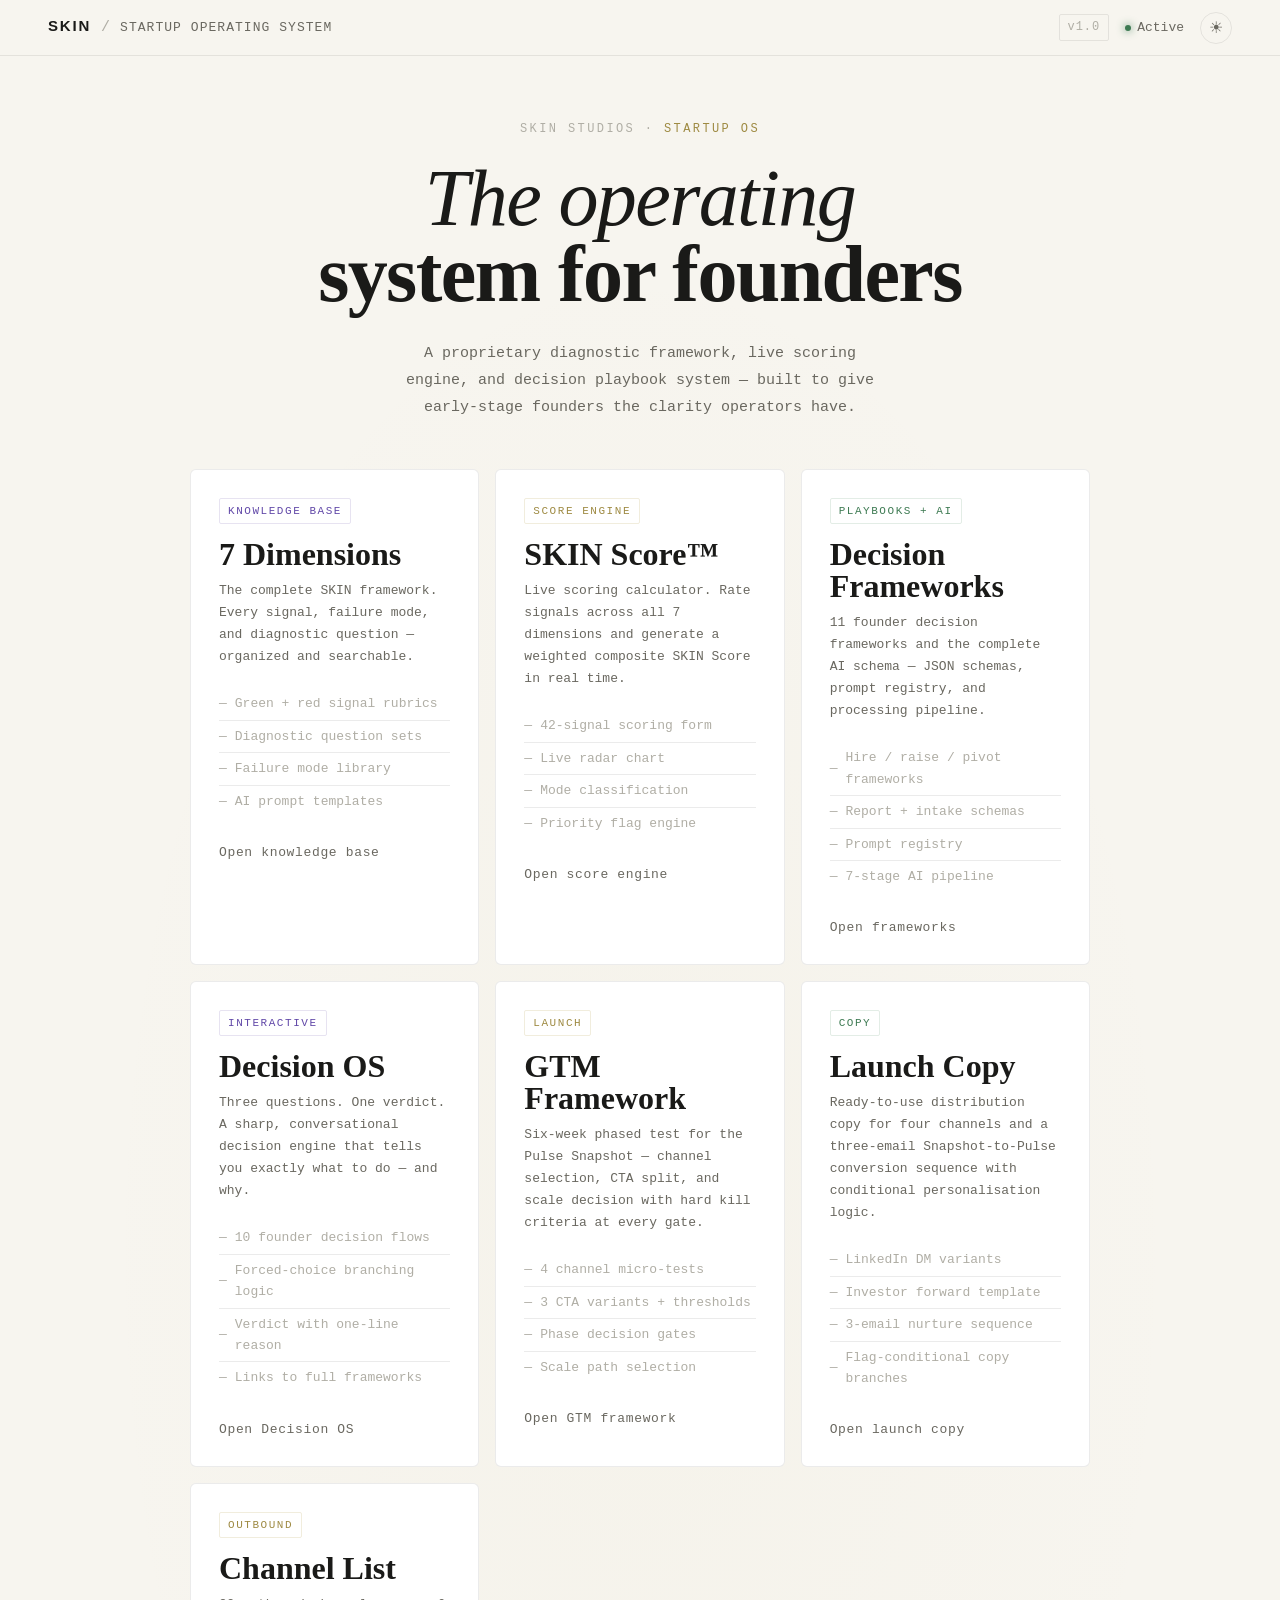
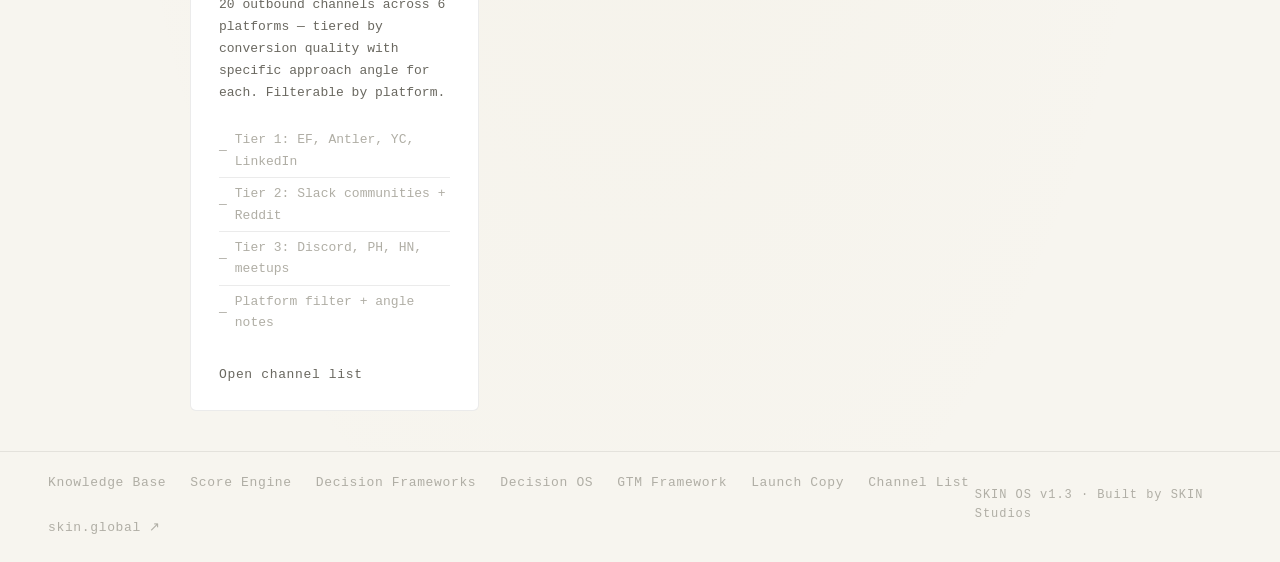
<file: index.html>
<!DOCTYPE html>
<html lang="en">
<head>
<link rel="stylesheet" href="skin-os.css">
<meta charset="UTF-8">
<meta name="viewport" content="width=device-width, initial-scale=1.0">
<title>SKIN OS — Startup Operating System</title>
<style>

*, *::before, *::after { box-sizing: border-box; margin: 0; padding: 0; }

body {
  background: var(--bg);
  color: var(--text);
  font-family: var(--mono);
  min-height: 100vh;
  display: flex;
  flex-direction: column;
}

/* ── TOPBAR ── */
.topbar {
  display: flex; align-items: center; justify-content: space-between;
  padding: 0 48px; height: 56px;
  border-bottom: 1px solid var(--border);
  flex-shrink: 0;
}
.brand { display: flex; align-items: baseline; gap: 10px; }
.brand .logo { font-family: var(--sans); font-weight: 800; font-size: 15px; letter-spacing: 0.12em; }
.brand .sep { color: var(--text-dim); }
.brand .label { font-size: 13px; color: var(--text-muted); letter-spacing: 0.08em; text-transform: uppercase; }
.topbar-meta { display: flex; align-items: center; gap: 16px; }
.meta-tag { font-size: 12px; color: var(--text-dim); border: 1px solid var(--border); padding: 3px 8px; border-radius: 2px; letter-spacing: 0.08em; }
.status { display: flex; align-items: center; gap: 6px; font-size: 13px; color: var(--text-muted); }
.status-dot { width: 6px; height: 6px; border-radius: 50%; background: var(--accent2); box-shadow: 0 0 8px var(--accent2); animation: pulse 2.5s ease-in-out infinite; }
@keyframes pulse { 0%,100%{opacity:1} 50%{opacity:.3} }

/* ── HERO ── */
.hero {
  flex: 1; display: flex; flex-direction: column;
  align-items: center; justify-content: center;
  padding: 64px 48px 40px;
  text-align: center;
  position: relative; overflow: hidden;
}

.hero::before {
  content: '';
  position: absolute; inset: 0;
  background: radial-gradient(ellipse at 50% 60%, rgba(200,184,122,0.04) 0%, transparent 60%);
  pointer-events: none;
}

.hero-eyebrow {
  font-family: var(--mono); font-size: 12px; letter-spacing: 0.2em;
  color: var(--text-dim); text-transform: uppercase; margin-bottom: 20px;
}
.hero-eyebrow span { color: var(--accent); }

.hero-title {
  font-family: var(--serif); font-size: 80px; font-weight: 400;
  font-style: italic; line-height: 0.95;
  letter-spacing: -0.02em; margin-bottom: 28px;
  position: relative; z-index: 1;
}

.hero-title strong {
  font-weight: 600; font-style: normal;
  display: block;
}

.hero-sub {
  font-family: var(--mono); font-size: 15px; color: var(--text-muted);
  max-width: 480px; line-height: 1.8; margin-bottom: 48px;
  position: relative; z-index: 1;
}

/* ── OS MODULES ── */
.modules {
  display: grid; grid-template-columns: repeat(3, 1fr);
  gap: 16px; width: 100%; max-width: 900px;
  position: relative; z-index: 1;
}

.module {
  background: var(--bg2); border: 1px solid var(--border);
  border-radius: 6px; padding: 28px 28px 24px;
  text-decoration: none; color: inherit;
  transition: border-color 0.2s, background 0.2s;
  display: block; text-align: left;
  position: relative; overflow: hidden;
}
.module::before {
  content: attr(data-num);
  position: absolute; right: 20px; top: 10px;
  font-family: var(--serif); font-size: 80px; font-style: italic;
  color: rgba(255,255,255,0.025); line-height: 1;
  pointer-events: none;
}
.module:hover {
  border-color: var(--border-h);
  background: var(--bg3);
}
.module:hover .module-arrow { opacity: 1; transform: translateX(0); }

.mod-tag {
  font-size: 11px; letter-spacing: 0.14em; text-transform: uppercase;
  margin-bottom: 14px; display: inline-block;
  padding: 3px 8px; border-radius: 2px; border: 1px solid var(--border);
}
.tag-1 { color: var(--accent3); border-color: rgba(160,143,200,0.25); }
.tag-2 { color: var(--accent); border-color: rgba(200,184,122,0.25); }
.tag-3 { color: var(--accent2); border-color: rgba(143,184,154,0.25); }

.mod-title {
  font-family: var(--serif); font-size: 32px; font-weight: 600;
  line-height: 1; margin-bottom: 10px;
}
.mod-desc {
  font-family: var(--mono); font-size: 13px; color: var(--text-muted);
  line-height: 1.7; margin-bottom: 20px;
}

.mod-features { list-style: none; margin-bottom: 24px; }
.mod-features li {
  font-size: 13px; color: var(--text-dim);
  padding: 5px 0; border-bottom: 1px solid var(--border);
  display: flex; gap: 8px; align-items: center;
}
.mod-features li:last-child { border-bottom: none; }
.mod-features li::before { content: '—'; color: var(--text-dim); flex-shrink: 0; }

.module-cta {
  display: flex; align-items: center; justify-content: space-between;
}
.cta-label {
  font-size: 13px; color: var(--text-muted); letter-spacing: 0.05em;
}
.module-arrow {
  font-size: 14px; color: var(--text-dim);
  opacity: 0; transform: translateX(-4px);
  transition: all 0.2s;
}

/* ── BOTTOM BAR ── */
.bottom-bar {
  border-top: 1px solid var(--border);
  padding: 20px 48px;
  display: flex; align-items: center; justify-content: space-between;
  flex-shrink: 0;
}
.bottom-links { display: flex; gap: 24px; flex-wrap: wrap; }
.bottom-links a {
  font-size: 13px; color: var(--text-dim); text-decoration: none;
  letter-spacing: 0.05em; transition: color 0.15s;
}
.bottom-links a:hover { color: var(--text-muted); }
.version { font-size: 12px; color: var(--text-dim); letter-spacing: 0.08em; }

/* Responsive */
@media (max-width: 820px) {
  .modules { grid-template-columns: 1fr; }
  .hero-title { font-size: 52px; }
  .topbar { padding: 0 24px; }
  .hero { padding: 40px 24px 32px; }
  .bottom-bar { padding: 16px 24px; flex-direction: column; gap: 12px; text-align: center; }
}
</style>
</head>
<body>

<header class="topbar">
  <div class="brand">
    <span class="logo">SKIN</span>
    <span class="sep">/</span>
    <span class="label">Startup Operating System</span>
  </div>
  <div class="topbar-meta">
    <span class="meta-tag">v1.0</span>
    <div class="status">
      <div class="status-dot"></div>
      <span>Active</span>
    </div>
  </div>
</header>

<main class="hero">
  <div class="hero-eyebrow">SKIN STUDIOS · <span>Startup OS</span></div>
  <h1 class="hero-title">
    The operating<br>
    <strong>system for founders</strong>
  </h1>
  <p class="hero-sub">A proprietary diagnostic framework, live scoring engine, and decision playbook system — built to give early-stage founders the clarity operators have.</p>

  <div class="modules">

    <a href="skin-knowledge-base.html" class="module" data-num="01">
      <div class="mod-tag tag-1">Knowledge Base</div>
      <div class="mod-title">7 Dimensions</div>
      <div class="mod-desc">The complete SKIN framework. Every signal, failure mode, and diagnostic question — organized and searchable.</div>
      <ul class="mod-features">
        <li>Green + red signal rubrics</li>
        <li>Diagnostic question sets</li>
        <li>Failure mode library</li>
        <li>AI prompt templates</li>
      </ul>
      <div class="module-cta">
        <span class="cta-label">Open knowledge base</span>
        <span class="module-arrow">→</span>
      </div>
    </a>

    <a href="skin-score-engine.html" class="module" data-num="02">
      <div class="mod-tag tag-2">Score Engine</div>
      <div class="mod-title">SKIN Score™</div>
      <div class="mod-desc">Live scoring calculator. Rate signals across all 7 dimensions and generate a weighted composite SKIN Score in real time.</div>
      <ul class="mod-features">
        <li>42-signal scoring form</li>
        <li>Live radar chart</li>
        <li>Mode classification</li>
        <li>Priority flag engine</li>
      </ul>
      <div class="module-cta">
        <span class="cta-label">Open score engine</span>
        <span class="module-arrow">→</span>
      </div>
    </a>

    <a href="skin-playbooks-schema.html" class="module" data-num="03">
      <div class="mod-tag tag-3">Playbooks + AI</div>
      <div class="mod-title">Decision Frameworks</div>
      <div class="mod-desc">11 founder decision frameworks and the complete AI schema — JSON schemas, prompt registry, and processing pipeline.</div>
      <ul class="mod-features">
        <li>Hire / raise / pivot frameworks</li>
        <li>Report + intake schemas</li>
        <li>Prompt registry</li>
        <li>7-stage AI pipeline</li>
      </ul>
      <div class="module-cta">
        <span class="cta-label">Open frameworks</span>
        <span class="module-arrow">→</span>
      </div>
    </a>

    <a href="skin-decision-os.html" class="module" data-num="04">
      <div class="mod-tag tag-1">Interactive</div>
      <div class="mod-title">Decision OS</div>
      <div class="mod-desc">Three questions. One verdict. A sharp, conversational decision engine that tells you exactly what to do — and why.</div>
      <ul class="mod-features">
        <li>10 founder decision flows</li>
        <li>Forced-choice branching logic</li>
        <li>Verdict with one-line reason</li>
        <li>Links to full frameworks</li>
      </ul>
      <div class="module-cta">
        <span class="cta-label">Open Decision OS</span>
        <span class="module-arrow">→</span>
      </div>
    </a>

    <a href="skin-pulse-gtm.html" class="module" data-num="05">
      <div class="mod-tag tag-2">Launch</div>
      <div class="mod-title">GTM Framework</div>
      <div class="mod-desc">Six-week phased test for the Pulse Snapshot — channel selection, CTA split, and scale decision with hard kill criteria at every gate.</div>
      <ul class="mod-features">
        <li>4 channel micro-tests</li>
        <li>3 CTA variants + thresholds</li>
        <li>Phase decision gates</li>
        <li>Scale path selection</li>
      </ul>
      <div class="module-cta">
        <span class="cta-label">Open GTM framework</span>
        <span class="module-arrow">→</span>
      </div>
    </a>

    <a href="skin-pulse-copy.html" class="module" data-num="06">
      <div class="mod-tag tag-3">Copy</div>
      <div class="mod-title">Launch Copy</div>
      <div class="mod-desc">Ready-to-use distribution copy for four channels and a three-email Snapshot-to-Pulse conversion sequence with conditional personalisation logic.</div>
      <ul class="mod-features">
        <li>LinkedIn DM variants</li>
        <li>Investor forward template</li>
        <li>3-email nurture sequence</li>
        <li>Flag-conditional copy branches</li>
      </ul>
      <div class="module-cta">
        <span class="cta-label">Open launch copy</span>
        <span class="module-arrow">→</span>
      </div>
    </a>

    <a href="skin-pulse-outbound.html" class="module" data-num="07">
      <div class="mod-tag tag-2">Outbound</div>
      <div class="mod-title">Channel List</div>
      <div class="mod-desc">20 outbound channels across 6 platforms — tiered by conversion quality with specific approach angle for each. Filterable by platform.</div>
      <ul class="mod-features">
        <li>Tier 1: EF, Antler, YC, LinkedIn</li>
        <li>Tier 2: Slack communities + Reddit</li>
        <li>Tier 3: Discord, PH, HN, meetups</li>
        <li>Platform filter + angle notes</li>
      </ul>
      <div class="module-cta">
        <span class="cta-label">Open channel list</span>
        <span class="module-arrow">→</span>
      </div>
    </a>

  </div>
</main>

<footer class="bottom-bar">
  <div class="bottom-links">
    <a href="skin-knowledge-base.html">Knowledge Base</a>
    <a href="skin-score-engine.html">Score Engine</a>
    <a href="skin-playbooks-schema.html">Decision Frameworks</a>
    <a href="skin-decision-os.html">Decision OS</a>
    <a href="skin-pulse-gtm.html">GTM Framework</a>
    <a href="skin-pulse-copy.html">Launch Copy</a>
    <a href="skin-pulse-outbound.html">Channel List</a>
    <a href="https://skin.global" target="_blank">skin.global ↗</a>
  </div>
  <div class="version">SKIN OS v1.3 · Built by SKIN Studios</div>
</footer>

<script src="skin-os.js"></script>
</body>
</html>
</file>
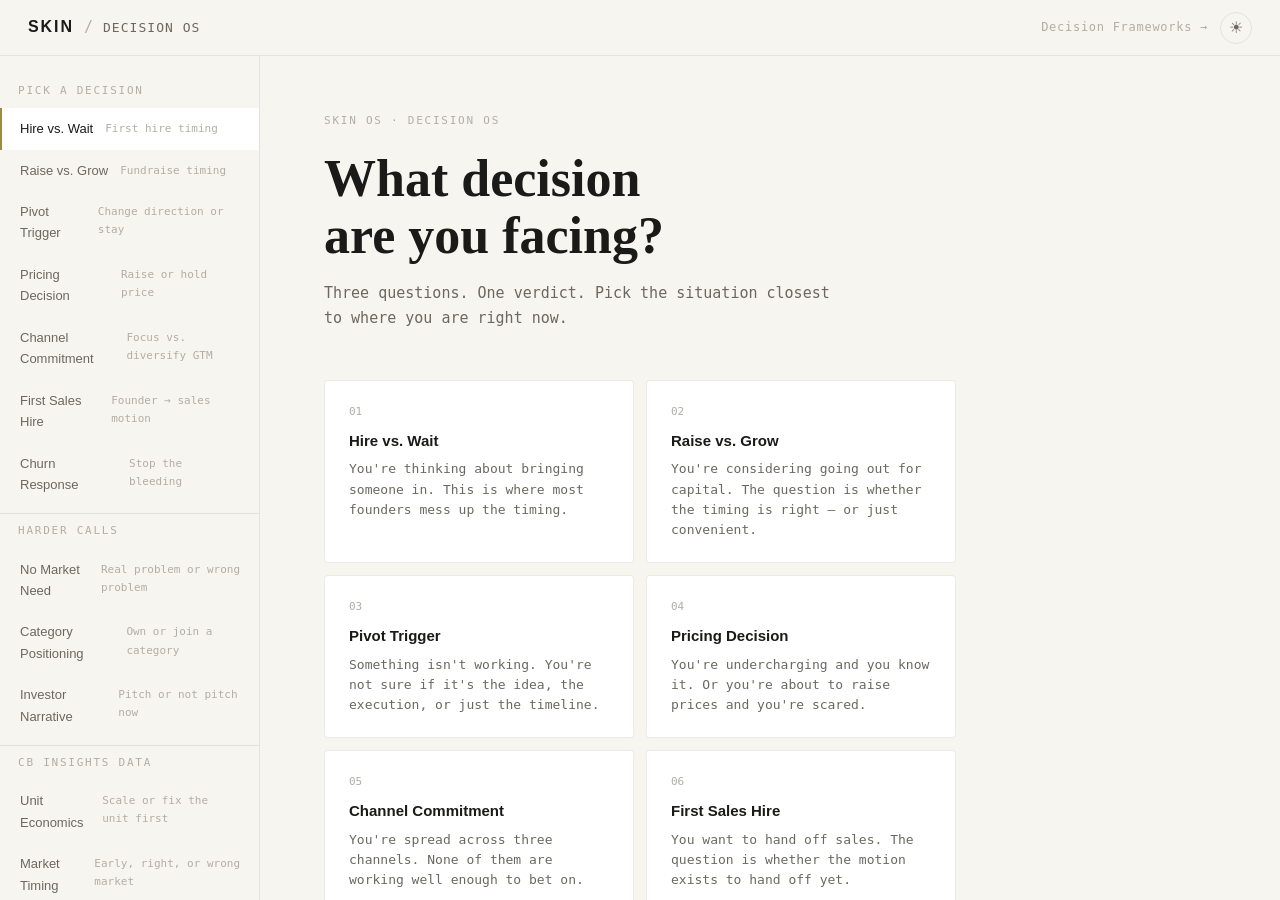
<file: skin-decision-os.html>
<!DOCTYPE html>
<html lang="en">
<head>
<link rel="stylesheet" href="skin-os.css">
<meta charset="UTF-8">
<meta name="viewport" content="width=device-width, initial-scale=1.0">
<title>SKIN OS — Decision OS</title>
<style>

*, *::before, *::after { box-sizing: border-box; margin: 0; padding: 0; }
body {
  background: var(--bg); color: var(--text);
  font-family: var(--mono); font-size: 15px; line-height: 1.65;
  min-height: 100vh;
}

/* ── SHELL ── */
.shell {
  display: grid;
  grid-template-columns: 260px 1fr;
  grid-template-rows: 56px 1fr;
  height: 100vh;
  overflow: hidden;
}

/* ── TOPBAR ── */
.topbar {
  grid-column: 1/-1;
  display: flex; align-items: center; justify-content: space-between;
  padding: 0 28px; border-bottom: 1px solid var(--border);
  background: var(--bg); z-index: 100;
}
.brand { display: flex; align-items: baseline; gap: 10px; transition: opacity 0.15s; }
.brand:hover { opacity: 0.75; }
.brand .logo { font-family: var(--sans); font-weight: 800; font-size: 16px; letter-spacing: 0.12em; color: var(--text); }
.brand .sep  { color: var(--text-dim); }
.brand .sub  { font-size: 13px; color: var(--text-muted); letter-spacing: 0.08em; text-transform: uppercase; }
.topbar-right { display: flex; align-items: center; gap: 12px; }
.topbar-link {
  font-family: var(--mono); font-size: 12px; color: var(--text-dim);
  text-decoration: none; letter-spacing: 0.06em;
  transition: color 0.15s;
}
.topbar-link:hover { color: var(--text-muted); }

/* ── SIDEBAR ── */
.sidebar {
  border-right: 1px solid var(--border);
  overflow-y: auto; padding: 20px 0; background: var(--bg);
}
.sb-section {
  font-size: 11px; letter-spacing: 0.16em; color: var(--text-dim);
  text-transform: uppercase; padding: 0 18px 8px; margin-top: 6px;
}
.sb-item {
  padding: 10px 18px; cursor: pointer;
  border-left: 2px solid transparent;
  transition: all 0.15s;
}
.sb-item:hover { background: var(--bg2); }
.sb-item.active {
  background: var(--bg2);
  border-left-color: var(--accent);
}
.sb-name {
  font-family: var(--sans); font-size: 13px; font-weight: 500;
  color: var(--text-muted);
}
.sb-item.active .sb-name { color: var(--text); }
.sb-desc { font-size: 11px; color: var(--text-dim); margin-top: 2px; }
.sb-divider { height: 1px; background: var(--border); margin: 8px 0; }

/* ── MAIN ── */
.main {
  overflow-y: auto;
  background: var(--bg);
}

/* ── DECISION PANEL ── */
.decision-panel { display: none; }
.decision-panel.active { display: block; }

/* ── LANDING (pick your decision) ── */
.landing {
  padding: 56px 64px;
  max-width: 760px;
}
.landing-eyebrow {
  font-size: 11px; letter-spacing: 0.16em; text-transform: uppercase;
  color: var(--text-dim); margin-bottom: 20px;
}
.landing-title {
  font-family: var(--serif); font-size: 52px; font-weight: 600;
  line-height: 1.1; color: var(--text); margin-bottom: 16px;
}
.landing-sub {
  font-size: 15px; color: var(--text-muted); line-height: 1.7;
  max-width: 520px; margin-bottom: 48px;
}
.decision-grid {
  display: grid;
  grid-template-columns: 1fr 1fr;
  gap: 12px;
}
.decision-card {
  border: 1px solid var(--border);
  padding: 22px 24px;
  border-radius: 4px;
  cursor: pointer;
  transition: all 0.18s;
  background: var(--bg2);
}
.decision-card:hover {
  border-color: var(--accent);
  background: var(--bg3);
}
.dc-num {
  font-size: 11px; color: var(--text-dim);
  font-family: var(--mono); margin-bottom: 8px;
}
.dc-title {
  font-family: var(--sans); font-size: 15px; font-weight: 600;
  color: var(--text); margin-bottom: 6px;
}
.dc-trigger {
  font-size: 13px; color: var(--text-muted); line-height: 1.55;
}

/* ── FLOW PANEL (3-step conversation) ── */
.flow-wrap {
  display: flex;
  min-height: calc(100vh - 56px);
}
.flow-main {
  flex: 1;
  padding: 56px 64px;
  max-width: 680px;
}
.flow-aside {
  width: 280px;
  border-left: 1px solid var(--border);
  padding: 40px 28px;
  background: var(--bg2);
  flex-shrink: 0;
}

/* Step indicator */
.step-track {
  display: flex; align-items: center; gap: 8px;
  margin-bottom: 40px;
}
.step-dot {
  width: 8px; height: 8px; border-radius: 50%;
  background: var(--border-active); border: 1px solid var(--border-active);
  transition: all 0.2s;
}
.step-dot.done  { background: var(--accent2); border-color: var(--accent2); }
.step-dot.active { background: var(--accent); border-color: var(--accent); }
.step-line {
  flex: 1; height: 1px; background: var(--border);
  max-width: 40px; transition: background 0.3s;
}
.step-line.done { background: var(--accent2); }

/* Step content */
.step-block { display: none; animation: stepIn 0.22s ease; }
.step-block.active { display: block; }
@keyframes stepIn {
  from { opacity: 0; transform: translateY(10px); }
  to   { opacity: 1; transform: translateY(0); }
}

.step-eyebrow {
  font-size: 11px; letter-spacing: 0.14em; text-transform: uppercase;
  color: var(--text-dim); margin-bottom: 16px;
}
.step-trigger {
  font-family: var(--serif); font-size: 28px; font-weight: 600;
  line-height: 1.25; color: var(--text); margin-bottom: 12px;
}
.step-context {
  font-size: 14px; color: var(--text-muted); line-height: 1.65;
  margin-bottom: 36px; max-width: 480px;
}

/* Question inputs */
.questions { display: flex; flex-direction: column; gap: 16px; }

.q-block { }
.q-label {
  font-size: 14px; color: var(--text); margin-bottom: 12px;
  line-height: 1.55; font-weight: 500;
}
.q-label span { color: var(--text-muted); font-weight: 400; }

/* Binary / forced choice buttons */
.choice-row { display: flex; gap: 8px; flex-wrap: wrap; }
.choice-btn {
  font-family: var(--mono); font-size: 13px;
  padding: 8px 18px; border-radius: 2px;
  border: 1px solid var(--border);
  background: none; color: var(--text-muted);
  cursor: pointer; transition: all 0.15s;
  white-space: nowrap;
}
.choice-btn:hover { border-color: var(--border-h); color: var(--text); }
.choice-btn.selected {
  background: var(--bg3);
  border-color: var(--accent);
  color: var(--accent);
}

/* Numeric input */
.num-wrap { display: flex; align-items: center; gap: 10px; }
.num-input {
  font-family: var(--mono); font-size: 18px;
  width: 90px; padding: 8px 12px;
  background: var(--bg3); border: 1px solid var(--border);
  color: var(--text); border-radius: 2px;
  text-align: center;
  transition: border-color 0.15s;
}
.num-input:focus { outline: none; border-color: var(--accent); }
.num-unit { font-size: 13px; color: var(--text-muted); }

/* Next button */
.next-btn {
  margin-top: 36px;
  font-family: var(--mono); font-size: 13px; letter-spacing: 0.06em;
  padding: 10px 28px; border-radius: 2px;
  background: var(--accent); color: var(--bg);
  border: none; cursor: pointer;
  transition: opacity 0.15s;
  opacity: 0.35; pointer-events: none;
}
.next-btn.ready { opacity: 1; pointer-events: auto; }
.next-btn.ready:hover { opacity: 0.85; }

/* ── VERDICT ── */
.verdict-wrap {
  margin-top: 8px;
  animation: stepIn 0.3s ease;
}
.verdict-badge {
  display: inline-flex; align-items: center; gap: 8px;
  padding: 10px 20px; border-radius: 2px;
  font-family: var(--sans); font-size: 18px; font-weight: 700;
  letter-spacing: 0.05em; margin-bottom: 28px;
}
.verdict-badge.go    { background: rgba(143,184,154,0.15); color: var(--score-high); border: 1px solid rgba(143,184,154,0.3); }
.verdict-badge.wait  { background: rgba(200,184,122,0.15); color: var(--score-mid);  border: 1px solid rgba(200,184,122,0.3); }
.verdict-badge.stop  { background: rgba(200,138,122,0.15); color: var(--score-low);  border: 1px solid rgba(200,138,122,0.3); }
.verdict-badge.fix   { background: rgba(160,143,200,0.15); color: var(--accent3);    border: 1px solid rgba(160,143,200,0.3); }

.verdict-headline {
  font-family: var(--serif); font-size: 36px; font-weight: 600;
  line-height: 1.15; color: var(--text); margin-bottom: 16px;
}
.verdict-reason {
  font-size: 15px; color: var(--text-muted); line-height: 1.7;
  max-width: 480px; margin-bottom: 32px;
  padding-left: 16px; border-left: 2px solid var(--accent);
}
.verdict-actions { display: flex; gap: 12px; flex-wrap: wrap; }
.btn-restart {
  font-family: var(--mono); font-size: 12px; letter-spacing: 0.06em;
  padding: 8px 20px; border-radius: 2px;
  border: 1px solid var(--border); background: none;
  color: var(--text-muted); cursor: pointer;
  transition: all 0.15s;
}
.btn-restart:hover { border-color: var(--border-h); color: var(--text); }
.btn-framework {
  font-family: var(--mono); font-size: 12px; letter-spacing: 0.06em;
  padding: 8px 20px; border-radius: 2px;
  border: 1px solid var(--border-active); background: none;
  color: var(--text-muted); cursor: pointer;
  text-decoration: none; display: inline-flex; align-items: center; gap: 6px;
  transition: all 0.15s;
}
.btn-framework:hover { color: var(--text); }

/* ── ASIDE ── */
.aside-label {
  font-size: 10px; letter-spacing: 0.14em; text-transform: uppercase;
  color: var(--text-dim); margin-bottom: 16px;
}
.aside-decision {
  font-family: var(--sans); font-size: 15px; font-weight: 600;
  color: var(--text); margin-bottom: 20px;
}
.aside-answers { display: flex; flex-direction: column; gap: 10px; }
.aside-answer {
  font-size: 12px; color: var(--text-dim); line-height: 1.55;
}
.aside-answer .aq { color: var(--text-muted); }
.aside-answer .av { color: var(--accent); font-weight: 500; }
.aside-note {
  margin-top: 32px; padding-top: 20px;
  border-top: 1px solid var(--border);
  font-size: 12px; color: var(--text-dim); line-height: 1.6;
}
.aside-note strong { color: var(--text-muted); font-weight: 500; }

/* ── MOBILE NAV ── */
.mobile-dim-nav { display: none; grid-column: 1 / -1; }

@media (max-width: 860px) {
  .shell {
    grid-template-columns: 1fr;
    grid-template-rows: 56px auto 1fr;
    height: auto; min-height: 100vh; overflow: auto;
  }
  .sidebar { display: none; }
  .mobile-dim-nav {
    display: flex !important;
    overflow-x: auto; gap: 6px;
    padding: 10px 16px;
    border-bottom: 1px solid var(--border);
    background: var(--bg);
    scrollbar-width: none;
    -webkit-overflow-scrolling: touch;
  }
  .mobile-dim-nav::-webkit-scrollbar { display: none; }
  .mobile-dim-btn {
    flex-shrink: 0; font-family: var(--mono); font-size: 13px;
    padding: 6px 14px; border: 1px solid var(--border);
    border-radius: 20px; background: none; color: var(--text-muted);
    cursor: pointer; white-space: nowrap; transition: all 0.15s;
  }
  .mobile-dim-btn.active { border-color: var(--accent); color: var(--accent); background: var(--bg2); }

  .brand .sep, .brand .sub { display: none; }
  .topbar { padding: 0 16px; }

  .landing { padding: 32px 20px; }
  .landing-title { font-size: 36px; }
  .decision-grid { grid-template-columns: 1fr; }

  .flow-wrap { flex-direction: column; }
  .flow-main { padding: 32px 20px; }
  .flow-aside { width: 100%; border-left: none; border-top: 1px solid var(--border); padding: 24px 20px; }

  .step-trigger { font-size: 22px; }
  .verdict-headline { font-size: 26px; }
}
</style>
</head>
<body>
<div class="shell">

  <!-- TOPBAR -->
  <header class="topbar">
    <a href="index.html" class="brand" style="text-decoration:none;color:inherit;cursor:pointer;" title="Back to SKIN OS home">
      <span class="logo">SKIN</span>
      <span class="sep">/</span>
      <span class="sub">Decision OS</span>
    </a>
    <div class="topbar-right">
      <a href="skin-playbooks-schema.html" class="topbar-link">Decision Frameworks →</a>
    </div>
  </header>

  <!-- SIDEBAR -->
  <nav class="sidebar scrollbar-thin" id="sidebar">
    <div class="sb-section">Pick a decision</div>
    <div class="sb-item active" onclick="openDecision('hire')">
      <div class="sb-name">Hire vs. Wait</div>
      <div class="sb-desc">First hire timing</div>
    </div>
    <div class="sb-item" onclick="openDecision('raise')">
      <div class="sb-name">Raise vs. Grow</div>
      <div class="sb-desc">Fundraise timing</div>
    </div>
    <div class="sb-item" onclick="openDecision('pivot')">
      <div class="sb-name">Pivot Trigger</div>
      <div class="sb-desc">Change direction or stay</div>
    </div>
    <div class="sb-item" onclick="openDecision('price')">
      <div class="sb-name">Pricing Decision</div>
      <div class="sb-desc">Raise or hold price</div>
    </div>
    <div class="sb-item" onclick="openDecision('channel')">
      <div class="sb-name">Channel Commitment</div>
      <div class="sb-desc">Focus vs. diversify GTM</div>
    </div>
    <div class="sb-item" onclick="openDecision('sales')">
      <div class="sb-name">First Sales Hire</div>
      <div class="sb-desc">Founder → sales motion</div>
    </div>
    <div class="sb-item" onclick="openDecision('churn')">
      <div class="sb-name">Churn Response</div>
      <div class="sb-desc">Stop the bleeding</div>
    </div>
    <div class="sb-divider"></div>
    <div class="sb-section">Harder calls</div>
    <div class="sb-item" onclick="openDecision('nomarket')">
      <div class="sb-name">No Market Need</div>
      <div class="sb-desc">Real problem or wrong problem</div>
    </div>
    <div class="sb-item" onclick="openDecision('category')">
      <div class="sb-name">Category Positioning</div>
      <div class="sb-desc">Own or join a category</div>
    </div>
    <div class="sb-item" onclick="openDecision('raise2')">
      <div class="sb-name">Investor Narrative</div>
      <div class="sb-desc">Pitch or not pitch now</div>
    </div>
    <div class="sb-divider"></div>
    <div class="sb-section">CB Insights data</div>
    <div class="sb-item" onclick="openDecision('uniteconomics')">
      <div class="sb-name">Unit Economics</div>
      <div class="sb-desc">Scale or fix the unit first</div>
    </div>
    <div class="sb-item" onclick="openDecision('timing')">
      <div class="sb-name">Market Timing</div>
      <div class="sb-desc">Early, right, or wrong market</div>
    </div>
  </nav>

  <!-- MOBILE NAV -->
  <nav class="mobile-dim-nav" id="mobile-nav-dos" aria-label="Pick a decision">
    <button class="mobile-dim-btn active" onclick="openDecision('hire')">Hire</button>
    <button class="mobile-dim-btn" onclick="openDecision('raise')">Raise</button>
    <button class="mobile-dim-btn" onclick="openDecision('pivot')">Pivot</button>
    <button class="mobile-dim-btn" onclick="openDecision('price')">Price</button>
    <button class="mobile-dim-btn" onclick="openDecision('channel')">Channel</button>
    <button class="mobile-dim-btn" onclick="openDecision('sales')">Sales hire</button>
    <button class="mobile-dim-btn" onclick="openDecision('churn')">Churn</button>
    <button class="mobile-dim-btn" onclick="openDecision('nomarket')">No market</button>
    <button class="mobile-dim-btn" onclick="openDecision('category')">Category</button>
    <button class="mobile-dim-btn" onclick="openDecision('raise2')">Investor pitch</button>
    <button class="mobile-dim-btn" onclick="openDecision('uniteconomics')">Unit economics</button>
    <button class="mobile-dim-btn" onclick="openDecision('timing')">Market timing</button>
  </nav>

  <!-- MAIN -->
  <main class="main scrollbar-thin" id="main-area">

    <!-- LANDING -->
    <div class="decision-panel active" id="panel-landing">
      <div class="landing">
        <div class="landing-eyebrow">SKIN OS · Decision OS</div>
        <div class="landing-title">What decision<br>are you facing?</div>
        <p class="landing-sub">Three questions. One verdict. Pick the situation closest to where you are right now.</p>
        <div class="decision-grid">
          <div class="decision-card" onclick="openDecision('hire')">
            <div class="dc-num">01</div>
            <div class="dc-title">Hire vs. Wait</div>
            <div class="dc-trigger">You're thinking about bringing someone in. This is where most founders mess up the timing.</div>
          </div>
          <div class="decision-card" onclick="openDecision('raise')">
            <div class="dc-num">02</div>
            <div class="dc-title">Raise vs. Grow</div>
            <div class="dc-trigger">You're considering going out for capital. The question is whether the timing is right — or just convenient.</div>
          </div>
          <div class="decision-card" onclick="openDecision('pivot')">
            <div class="dc-num">03</div>
            <div class="dc-title">Pivot Trigger</div>
            <div class="dc-trigger">Something isn't working. You're not sure if it's the idea, the execution, or just the timeline.</div>
          </div>
          <div class="decision-card" onclick="openDecision('price')">
            <div class="dc-num">04</div>
            <div class="dc-title">Pricing Decision</div>
            <div class="dc-trigger">You're undercharging and you know it. Or you're about to raise prices and you're scared.</div>
          </div>
          <div class="decision-card" onclick="openDecision('channel')">
            <div class="dc-num">05</div>
            <div class="dc-title">Channel Commitment</div>
            <div class="dc-trigger">You're spread across three channels. None of them are working well enough to bet on.</div>
          </div>
          <div class="decision-card" onclick="openDecision('sales')">
            <div class="dc-num">06</div>
            <div class="dc-title">First Sales Hire</div>
            <div class="dc-trigger">You want to hand off sales. The question is whether the motion exists to hand off yet.</div>
          </div>
          <div class="decision-card" onclick="openDecision('churn')">
            <div class="dc-num">07</div>
            <div class="dc-title">Churn Response</div>
            <div class="dc-trigger">Customers are leaving. The real question is why — and whether you're solving the right problem.</div>
          </div>
          <div class="decision-card" onclick="openDecision('nomarket')">
            <div class="dc-num">08</div>
            <div class="dc-title">No Market Need?</div>
            <div class="dc-trigger">Nobody's buying at the rate you expected. You need to know if it's the market or the motion.</div>
          </div>
          <div class="decision-card" onclick="openDecision('category')">
            <div class="dc-num">09</div>
            <div class="dc-title">Category Positioning</div>
            <div class="dc-trigger">Investors and customers keep comparing you to the wrong companies. Your category is working against you.</div>
          </div>
          <div class="decision-card" onclick="openDecision('raise2')">
            <div class="dc-num">10</div>
            <div class="dc-title">Investor Narrative</div>
            <div class="dc-trigger">You're about to pitch. You need to know if the story is ready — or if you're going out too early.</div>
          </div>
          <div class="decision-card" onclick="openDecision('uniteconomics')">
            <div class="dc-num">11</div>
            <div class="dc-title">Unit Economics</div>
            <div class="dc-trigger">Your numbers seem to work at this scale. The question is whether they survive growth — or collapse under it.</div>
          </div>
          <div class="decision-card" onclick="openDecision('timing')">
            <div class="dc-num">12</div>
            <div class="dc-title">Market Timing</div>
            <div class="dc-trigger">Traction is slower than it should be. You need to know if you're early to a real market — or just wrong about it.</div>
          </div>
        </div>
      </div>
    </div>

    <!-- DECISION FLOW PANEL — rendered by JS -->
    <div class="decision-panel" id="panel-flow">
      <div class="flow-wrap">
        <div class="flow-main" id="flow-main-content">
          <!-- Injected by JS -->
        </div>
        <div class="flow-aside" id="flow-aside-content">
          <!-- Injected by JS -->
        </div>
      </div>
    </div>

  </main>
</div>

<script>
/* ============================================================
   SKIN Decision OS — Engine
   Each decision: trigger, steps (questions), logic (fn → verdict)
   ============================================================ */

const DECISIONS = {

  hire: {
    title: 'Hire vs. Wait',
    trigger: "You're about to hire. This is where most founders mess up.",
    context: "The urge to hire is usually correct. The timing almost never is. Three questions — then a verdict.",
    steps: [
      {
        eyebrow: 'Step 1 of 3 — Runway',
        q: 'How many months of runway do you have right now?',
        type: 'choice',
        choices: ['< 6 months', '6–12 months', '12–18 months', '18+ months'],
        key: 'runway'
      },
      {
        eyebrow: 'Step 2 of 3 — Repeatability',
        q: 'Do you have a repeatable sales or delivery motion — something a new person could follow without you in every meeting?',
        type: 'choice',
        choices: ['Not yet', 'Partially — some of it is documented', 'Yes — it exists and works'],
        key: 'motion'
      },
      {
        eyebrow: 'Step 3 of 3 — Need',
        q: "What's actually blocking you right now?",
        type: 'choice',
        choices: ['I\'m the bottleneck on sales', 'I\'m the bottleneck on delivery/ops', 'I need a co-pilot for strategy', 'I want to move faster overall'],
        key: 'need'
      }
    ],
    logic: (a) => {
      if (a.runway === '< 6 months') return {
        type: 'stop', label: 'Do not hire',
        headline: 'You don\'t have the runway to do this right.',
        reason: 'Hiring with less than 6 months of runway creates pressure that leads to bad decisions. Fix the cash position first — then hire.',
        framework: 'pb-hire'
      };
      if (a.motion === 'Not yet' && a.need === 'I\'m the bottleneck on sales') return {
        type: 'fix', label: 'Fix the motion first',
        headline: 'You can\'t hire a salesperson into a process that doesn\'t exist.',
        reason: 'A sales hire without a repeatable motion just means you\'re paying someone to learn the same lessons you already learned. Document what\'s working first.',
        framework: 'pb-sales'
      };
      if (a.runway === '18+ months' && a.motion !== 'Not yet') return {
        type: 'go', label: 'Hire now',
        headline: 'The conditions are right. Move fast.',
        reason: 'You have runway, a motion to hand off, and a real bottleneck. Waiting longer is the mistake here — every week you delay is a week of lost leverage.',
        framework: 'pb-hire'
      };
      if (a.need === 'I want to move faster overall') return {
        type: 'wait', label: 'Not the right reason',
        headline: '"Moving faster" isn\'t a hire — it\'s a focus problem.',
        reason: 'Generalist speed hires rarely solve the underlying problem. Define exactly what\'s blocked before you define the role.',
        framework: 'pb-hire'
      };
      return {
        type: 'wait', label: 'Wait — conditions not met',
        headline: 'You\'re close, but something isn\'t ready.',
        reason: 'You have the runway, but the motion isn\'t solid enough to hand off yet. Spend 4–6 weeks making the process explicit. Then hire.',
        framework: 'pb-hire'
      };
    }
  },

  raise: {
    title: 'Raise vs. Grow',
    trigger: "You're considering going out for capital. The question is timing.",
    context: "Most founders raise when they're scared of running out, not when they have leverage. Three questions.",
    steps: [
      {
        eyebrow: 'Step 1 of 3 — Runway',
        q: 'How many months of runway do you have right now?',
        type: 'choice',
        choices: ['< 3 months', '3–6 months', '6–12 months', '12+ months'],
        key: 'runway'
      },
      {
        eyebrow: 'Step 2 of 3 — Traction',
        q: 'What does your growth look like over the last 90 days?',
        type: 'choice',
        choices: ['Declining or flat', 'Slow growth (< 5% MoM)', 'Solid growth (5–15% MoM)', 'Strong growth (15%+ MoM)'],
        key: 'growth'
      },
      {
        eyebrow: 'Step 3 of 3 — Clarity',
        q: 'Can you name the specific milestone this raise gets you to — and why that milestone changes your story?',
        type: 'choice',
        choices: ['Not really — I need capital to survive', 'I have a rough sense of it', 'Yes — I can state it in one sentence'],
        key: 'clarity'
      }
    ],
    logic: (a) => {
      if (a.runway === '< 3 months') return {
        type: 'stop', label: 'Survival raise — change the framing',
        headline: "You're raising from a position of desperation. That's visible.",
        reason: 'Investors can smell a survival raise. Extend runway first — cut burn, find revenue, do a bridge. Raise when you have options, not when you\'re out of them.',
        framework: 'pb-raise'
      };
      if (a.growth === 'Strong growth (15%+ MoM)' && a.clarity === 'Yes — I can state it in one sentence') return {
        type: 'go', label: 'Raise now — you have leverage',
        headline: 'Strong growth and a clear milestone. This is the window.',
        reason: 'Investors fund momentum. You have it. A specific use-of-funds narrative turns this into a compelling round. Go in the next 60 days.',
        framework: 'pb-raise'
      };
      if (a.clarity === 'Not really — I need capital to survive') return {
        type: 'fix', label: 'Define the milestone first',
        headline: '"I need capital to survive" is not an investor story.',
        reason: 'Every raise needs a milestone: "This money gets us to $X ARR / Y users / Z proof point — which unlocks Series A pricing." Without that, you\'re asking investors to take a bet with no defined finish line.',
        framework: 'pb-raise'
      };
      if (a.growth === 'Declining or flat') return {
        type: 'wait', label: 'Fix the growth story first',
        headline: 'Raising on a flat or declining trajectory makes everything harder.',
        reason: 'You can raise on flat growth — but you\'ll pay for it in valuation and terms. Spend 60 days fixing the metric that\'s most visible to investors before going out.',
        framework: 'pb-raise'
      };
      return {
        type: 'wait', label: 'Almost — sharpen the narrative',
        headline: 'The conditions are forming but the story isn\'t tight enough yet.',
        reason: 'You have solid growth and reasonable runway. The missing piece is a crisp milestone narrative. Nail that in the next 2–3 weeks, then start the process.',
        framework: 'pb-raise'
      };
    }
  },

  pivot: {
    title: 'Pivot Trigger',
    trigger: "Something isn't working. You need to know if it's the idea or the execution.",
    context: "Most founders pivot too early or too late. The hard part is knowing which failure mode you're in.",
    steps: [
      {
        eyebrow: 'Step 1 of 3 — Signal',
        q: 'What\'s the clearest signal that something is wrong?',
        type: 'choice',
        choices: ['Nobody is paying', 'People pay once but don\'t return', 'Growth is just too slow', 'A specific competitor is winning deals we should win'],
        key: 'signal'
      },
      {
        eyebrow: 'Step 2 of 3 — Evidence',
        q: 'Have you talked to at least 10 churned or non-converting users in the last 60 days?',
        type: 'choice',
        choices: ['No', 'Yes — and they can\'t explain clearly why they didn\'t buy/stay', 'Yes — and they gave specific, consistent reasons'],
        key: 'research'
      },
      {
        eyebrow: 'Step 3 of 3 — Love',
        q: 'Do you have any users who would be genuinely disappointed if the product disappeared tomorrow?',
        type: 'choice',
        choices: ['No — I don\'t think so', 'Maybe 1–2 outliers', 'Yes — a small but real group'],
        key: 'love'
      }
    ],
    logic: (a) => {
      if (a.research === 'No') return {
        type: 'fix', label: 'Talk to users first',
        headline: "You can't navigate without data.",
        reason: "A pivot based on internal anxiety isn't a pivot — it's a guess. Talk to 10 churned or non-converting users before making any directional decision. The answer is usually in those conversations.",
        framework: 'pb-nomarket'
      };
      if (a.signal === 'Nobody is paying' && a.love === 'No — I don\'t think so') return {
        type: 'stop', label: 'Pivot — the market signal is clear',
        headline: 'No payment and no love means the problem isn\'t painful enough.',
        reason: 'This is the clearest pivot signal there is. Not a pivot to a new feature — a pivot to a different problem. Use your distribution and team as the asset, not the current product.',
        framework: 'pb-nomarket'
      };
      if (a.love === 'Yes — a small but real group') return {
        type: 'go', label: 'Do not pivot — double down on the lovers',
        headline: 'You have real signal. The job is to find more people like them.',
        reason: 'A small group of genuinely passionate users is more valuable than a large group of lukewarm ones. Stop trying to fix the whole product and obsess over who loves it and why.',
        framework: 'pb-pivot'
      };
      if (a.signal === 'A specific competitor is winning deals we should win') return {
        type: 'fix', label: 'Fix positioning, not product',
        headline: 'Losing to a competitor is a sales and positioning problem first.',
        reason: 'Before you change what you build, understand exactly what the competitor says that you don\'t. Often it\'s a framing issue, not a feature issue.',
        framework: 'pb-category'
      };
      return {
        type: 'wait', label: 'Not yet — gather more signal',
        headline: 'The signal is mixed. Don\'t pivot on mixed signal.',
        reason: 'You have some evidence of pain but not enough clarity on direction. Run 2–3 more weeks of structured user research before making a directional call.',
        framework: 'pb-pivot'
      };
    }
  },

  price: {
    title: 'Pricing Decision',
    trigger: "You're thinking about changing your price. This is almost always the right move — the question is direction.",
    context: "Founders consistently underprice. The fear of raising prices is almost never borne out by the data.",
    steps: [
      {
        eyebrow: 'Step 1 of 3 — Current state',
        q: 'Where are you with pricing right now?',
        type: 'choice',
        choices: ['Charging nothing (free or trial)', 'Charging but below market', 'At market rate', 'Premium — above most competitors'],
        key: 'current'
      },
      {
        eyebrow: 'Step 2 of 3 — Customer response',
        q: 'When you mention your price to a prospect, what\'s the most common reaction?',
        type: 'choice',
        choices: ['Immediate objection — "that\'s too expensive"', 'Some friction but usually closes', 'No pushback — they just pay', 'They ask for a cheaper tier'],
        key: 'reaction'
      },
      {
        eyebrow: 'Step 3 of 3 — Value signal',
        q: 'Do your best customers ever tell you, unprompted, that the product saves them time or money?',
        type: 'choice',
        choices: ['No — never', 'Occasionally', 'Yes — they say it regularly'],
        key: 'value'
      }
    ],
    logic: (a) => {
      if (a.current === 'Charging nothing (free or trial)') return {
        type: 'fix', label: 'Start charging — now',
        headline: "Free is not a pricing strategy. It's avoiding a conversation.",
        reason: "Until you charge, you have engagement data, not market data. Someone paying $50/month tells you 100x more about value than someone using something for free. Pick a number and charge it this week.",
        framework: 'pb-price'
      };
      if (a.reaction === 'No pushback — they just pay' && a.value === 'Yes — they say it regularly') return {
        type: 'go', label: 'Raise price — immediately',
        headline: "No pushback and high value means you're leaving money on the table.",
        reason: "If nobody flinches at your price and they're vocal about the value, you've already lost the negotiation. Double it and watch what happens. You'll learn more from one pricing test than a year of guessing.",
        framework: 'pb-price'
      };
      if (a.reaction === 'Immediate objection — "that\'s too expensive"' && a.value === 'No — never') return {
        type: 'fix', label: 'Fix value delivery before raising price',
        headline: "The pricing objection is a value objection in disguise.",
        reason: "When customers say 'too expensive' and can't articulate what you save them, the product isn't connecting the dots for them. Fix the value narrative first — then the price can follow.",
        framework: 'pb-price'
      };
      return {
        type: 'go', label: 'Test a higher price on new customers',
        headline: "Run the experiment — raise price for new customers only.",
        reason: "Don't change existing contracts. Just quote the next 5 prospects at 30–50% higher and measure conversion. Real data beats gut feel every time.",
        framework: 'pb-price'
      };
    }
  },

  channel: {
    title: 'Channel Commitment',
    trigger: "You're running multiple channels. None of them are working well enough to bet on.",
    context: "The answer is almost always to cut, not add. Three questions to find out which one to keep.",
    steps: [
      {
        eyebrow: 'Step 1 of 3 — Current state',
        q: 'How many acquisition channels are you actively running right now?',
        type: 'choice',
        choices: ['1', '2', '3', '4 or more'],
        key: 'channels'
      },
      {
        eyebrow: 'Step 2 of 3 — Best signal',
        q: 'Across all your channels, where did your best 3 customers come from?',
        type: 'choice',
        choices: ['All from the same channel', 'Mostly one channel, some from others', 'Spread across multiple channels', "I honestly don't know"],
        key: 'source'
      },
      {
        eyebrow: 'Step 3 of 3 — Conversion',
        q: 'Do you have real conversion data (not estimates) for at least one channel?',
        type: 'choice',
        choices: ['No — I\'m tracking loosely at best', 'Yes — for one channel', 'Yes — for multiple channels'],
        key: 'data'
      }
    ],
    logic: (a) => {
      if (a.source === "I honestly don't know") return {
        type: 'fix', label: 'Track sources before you test channels',
        headline: "You can't optimize what you don't measure.",
        reason: "Shut down all channels for 2 weeks and add source tracking to every new customer conversation. Ask every lead: 'How did you find us?' The answer will make every other decision obvious.",
        framework: 'pb-channel'
      };
      if (a.source === 'All from the same channel') return {
        type: 'go', label: 'Double down on the one that works',
        headline: "The answer is already in your data. You're just not acting on it.",
        reason: "If your best customers all came from one place, that's your channel. Cut everything else and put the budget, time, and attention into that single source. Diversification comes after dominance.",
        framework: 'pb-channel'
      };
      if (a.channels === '4 or more') return {
        type: 'stop', label: 'Cut to two — immediately',
        headline: "Four channels means four things you're bad at.",
        reason: "Running four channels with a small team means none of them get enough resources to be conclusive. Pick the two with the best data and cut the rest. You can always add back later.",
        framework: 'pb-channel'
      };
      return {
        type: 'wait', label: 'Run a 30-day single-channel sprint',
        headline: "Commit fully to one channel for 30 days before judging any of them.",
        reason: "Most channels fail because they never got enough resources to succeed. Pick one, go all-in for a month, and measure with rigor. Then decide.",
        framework: 'pb-channel'
      };
    }
  },

  sales: {
    title: 'First Sales Hire',
    trigger: "You want to get out of sales. This is one of the most consequential hires you'll make.",
    context: "Hiring a salesperson before the motion exists is one of the top five ways early-stage companies destroy runway.",
    steps: [
      {
        eyebrow: 'Step 1 of 3 — Repeatability',
        q: 'Can you close a deal following a written process — not just by being you?',
        type: 'choice',
        choices: ['No — it\'s entirely in my head', 'There\'s a rough structure but it\'s not written', 'Yes — it\'s documented and I\'ve tested it'],
        key: 'process'
      },
      {
        eyebrow: 'Step 2 of 3 — Volume',
        q: 'How many deals have you personally closed in the last 90 days?',
        type: 'choice',
        choices: ['0–2', '3–5', '6–10', '10+'],
        key: 'volume'
      },
      {
        eyebrow: 'Step 3 of 3 — Bottleneck',
        q: "What's actually limiting sales growth right now?",
        type: 'choice',
        choices: ['Not enough leads', 'Leads exist but conversion is low', 'I can\'t close fast enough — capacity is the limit', 'Product issues are blocking deals'],
        key: 'bottleneck'
      }
    ],
    logic: (a) => {
      if (a.process === 'No — it\'s entirely in my head') return {
        type: 'stop', label: 'Do not hire yet',
        headline: "You can't hand off a process that lives only in your head.",
        reason: "Write down every step of your current sales process — from first contact to close. If you can't do that in a day, you don't have a process. Fix this before hiring anyone.",
        framework: 'pb-sales'
      };
      if (a.bottleneck === 'Product issues are blocking deals') return {
        type: 'fix', label: 'Fix the product block first',
        headline: "A sales hire won't fix a product problem — it'll make it louder.",
        reason: "If product gaps are killing deals, bringing in a salesperson just creates more frustrated conversations with prospects. Resolve the top 2 blockers first.",
        framework: 'pb-sales'
      };
      if (a.process === 'Yes — it\'s documented and I\'ve tested it' && a.bottleneck === 'I can\'t close fast enough — capacity is the limit') return {
        type: 'go', label: 'Hire now',
        headline: "You have a motion, you have demand, capacity is the only limit.",
        reason: "This is the right reason to hire. You're leaving closed deals on the table because you're the bottleneck — not because the process is unclear. Move in the next 30 days.",
        framework: 'pb-sales'
      };
      return {
        type: 'wait', label: 'Close more deals yourself first',
        headline: "10 founder-closed deals is the minimum before you hand off sales.",
        reason: "Every deal you close personally teaches you something a new hire can't figure out on their own. Keep closing, keep documenting. Then hire.",
        framework: 'pb-sales'
      };
    }
  },

  churn: {
    title: 'Churn Response',
    trigger: "Customers are leaving. Before you fix anything, you need to know why.",
    context: "Churn has four root causes. Treating the wrong one wastes 90 days and often accelerates the problem.",
    steps: [
      {
        eyebrow: 'Step 1 of 3 — Timing',
        q: 'When is churn happening most?',
        type: 'choice',
        choices: ['Within the first 30 days', '30–90 days in', 'After 3+ months of use', 'No clear pattern'],
        key: 'timing'
      },
      {
        eyebrow: 'Step 2 of 3 — Exit reason',
        q: "What do churned customers say when you ask why they left?",
        type: 'choice',
        choices: ['They say nothing — they just stop responding', '"It wasn\'t what I expected"', '"It stopped being useful" or "we found something else"', '"Too expensive for what it does"'],
        key: 'reason'
      },
      {
        eyebrow: 'Step 3 of 3 — Pattern',
        q: 'Is churn concentrated in a specific customer type or segment?',
        type: 'choice',
        choices: ['Yes — a clear profile', 'Somewhat — I have a suspicion', 'No — it\'s spread across everyone'],
        key: 'pattern'
      }
    ],
    logic: (a) => {
      if (a.timing === 'Within the first 30 days') return {
        type: 'fix', label: 'Fix onboarding — not product',
        headline: "Early churn is an onboarding failure, not a product failure.",
        reason: "Customers who leave in the first 30 days never reached their first value moment. The product may be fine — the path to 'aha' is broken. Redesign onboarding to deliver one undeniable win in the first 7 days.",
        framework: 'pb-churn'
      };
      if (a.reason === '"It wasn\'t what I expected"') return {
        type: 'fix', label: 'Fix the sales process',
        headline: "Expectation mismatch is a sales problem, not a product problem.",
        reason: "When customers say 'not what I expected,' you oversold or under-qualified. The product delivered what it promised — you promised the wrong thing. Tighten ICP and qualification before closing.",
        framework: 'pb-churn'
      };
      if (a.pattern === 'Yes — a clear profile') return {
        type: 'stop', label: 'Stop selling to that customer type',
        headline: "The wrong customers are churning. Stop acquiring them.",
        reason: "If churn is concentrated in a specific profile, that profile was never right for the product. Update your ICP definition to exclude them — and stop selling to them immediately.",
        framework: 'pb-churn'
      };
      if (a.reason === '"Too expensive for what it does"') return {
        type: 'fix', label: 'Fix value delivery, not pricing',
        headline: "Price objections after purchase are value perception problems.",
        reason: "When customers pay, use the product, and then say it costs too much — the product isn't making its value visible. Add usage reporting, ROI metrics, or outcome dashboards before cutting price.",
        framework: 'pb-churn'
      };
      return {
        type: 'fix', label: 'Run a structured churn diagnosis',
        headline: "Churn without a clear pattern needs systematic diagnosis first.",
        reason: "Interview your last 10 churned customers. Ask: what were you trying to do, what happened, what do you do now instead? The pattern will emerge. Don't change anything until you have that data.",
        framework: 'pb-churn'
      };
    }
  },

  nomarket: {
    title: 'No Market Need?',
    trigger: "Nobody's buying at the rate you expected. The question is: is it the problem or the motion?",
    context: "This is the most dangerous diagnosis to get wrong. Getting it right determines whether you fix product, GTM, or both.",
    steps: [
      {
        eyebrow: 'Step 1 of 3 — Engagement vs. payment',
        q: 'How would you describe your current user behavior?',
        type: 'choice',
        choices: ['People don\'t engage at all', 'People engage but don\'t pay', 'People pay but don\'t return', 'People pay and return, just not enough of them'],
        key: 'behavior'
      },
      {
        eyebrow: 'Step 2 of 3 — Pain intensity',
        q: "When you ask your best users what they'd do if your product disappeared tomorrow, what do they say?",
        type: 'choice',
        choices: ["Haven't asked", '"They\'d find something else easily"', '"They\'d figure it out, it\'d just be harder"', '"They\'d be seriously stuck"'],
        key: 'pain'
      },
      {
        eyebrow: 'Step 3 of 3 — Inbound',
        q: 'Have you ever had a customer find you without any outbound effort from you?',
        type: 'choice',
        choices: ['Never', 'Once or twice', 'Occasionally — it happens', 'Regularly'],
        key: 'inbound'
      }
    ],
    logic: (a) => {
      if (a.behavior === 'People don\'t engage at all' && a.pain === '"They\'d find something else easily"') return {
        type: 'stop', label: 'No market need — pivot',
        headline: "The signals are aligned. This is a problem of market, not execution.",
        reason: "No engagement and easily-replaceable pain means the problem isn't urgent or differentiated enough. This isn't a fix — it's a pivot. Use your distribution and team as the asset, not this product.",
        framework: 'pb-nomarket'
      };
      if (a.behavior === 'People pay and return, just not enough of them') return {
        type: 'fix', label: 'Distribution problem — not market need',
        headline: "The market exists. You just can't find it fast enough.",
        reason: "Paying, returning customers prove the market need. The constraint is acquisition, not demand. Double down on finding more people like your best customers before changing anything about the product.",
        framework: 'pb-nomarket'
      };
      if (a.inbound === 'Regularly' || a.pain === '"They\'d be seriously stuck"') return {
        type: 'go', label: 'Market need is real — fix GTM',
        headline: "The problem is real. People are looking for this.",
        reason: "Organic inbound and strong dependency signals mean the market is there. The issue is your GTM isn't reaching it efficiently. Focus on channel clarity and ICP precision.",
        framework: 'pb-channel'
      };
      return {
        type: 'fix', label: 'Run the demand test before deciding',
        headline: "The signal is too mixed to diagnose accurately yet.",
        reason: "Stop outbound for 2 weeks. Remove the free tier. Ask every active user the 'very disappointed' question. These three moves will give you a clear signal within 30 days.",
        framework: 'pb-nomarket'
      };
    }
  },

  category: {
    title: 'Category Positioning',
    trigger: "People keep comparing you to the wrong companies. Your category is working against you.",
    context: "How you're categorized determines who finds you and how much they'll pay. This is a strategic decision, not a branding one.",
    steps: [
      {
        eyebrow: 'Step 1 of 3 — Current state',
        q: 'When investors or customers find you for the first time, which comparison do they reach for?',
        type: 'choice',
        choices: ['A competitor we\'re better than', 'A company in the wrong space entirely', 'Something much bigger (flattering but inaccurate)', 'There isn\'t a clear comparison — they\'re confused'],
        key: 'comparison'
      },
      {
        eyebrow: 'Step 2 of 3 — Category authority',
        q: 'Do you have the credibility to create your own category — or do you need to borrow from an existing one?',
        type: 'choice',
        choices: ['We\'re unknown — no existing authority', 'We have traction but not platform-level reach', 'We have a known founder or significant traction', 'We\'re a recognized player in the space'],
        key: 'authority'
      },
      {
        eyebrow: 'Step 3 of 3 — Buyer clarity',
        q: "When your best customer explains your product to their colleague, what category do they use?",
        type: 'choice',
        choices: ["I haven't asked", 'A category that doesn\'t match how we describe ourselves', 'Roughly the same category we use', 'Exactly the category we want to own'],
        key: 'buyer_category'
      }
    ],
    logic: (a) => {
      if (a.comparison === 'There isn\'t a clear comparison — they\'re confused') return {
        type: 'fix', label: 'Join an existing category first',
        headline: "Confusion is not a positioning strategy.",
        reason: "If people can't place you, they can't route budget or attention to you. Join the nearest existing category, own a clear sub-segment, then challenge the broader category from a position of strength.",
        framework: 'pb-category'
      };
      if (a.buyer_category === 'Exactly the category we want to own') return {
        type: 'go', label: 'Your category is landing — reinforce it',
        headline: "Your buyers are using your language. That's the signal to accelerate.",
        reason: "When customers organically adopt your category language, you're winning the framing war. Double down on the language, the comparisons, and the 'enemy' narrative. Don't change it.",
        framework: 'pb-category'
      };
      if (a.authority === 'We\'re unknown — no existing authority') return {
        type: 'wait', label: 'Too early to create a category',
        headline: "Category creation requires authority you don't have yet.",
        reason: "Creating a category without market authority means you'll spend all your energy educating and none of it converting. Join an existing category, win it, then redefine it.",
        framework: 'pb-category'
      };
      return {
        type: 'fix', label: 'Close the gap between your language and your buyer\'s',
        headline: "The framing disconnect is costing you deals and investor meetings.",
        reason: "Interview your last 5 customers about how they described you internally before buying. Their language is your positioning. Adopt it — don't fight it.",
        framework: 'pb-category'
      };
    }
  },

  raise2: {
    title: 'Investor Narrative',
    trigger: "You're about to pitch. You need to know if the story is ready — or if you're going in too early.",
    context: "Pitching before the narrative is tight is worse than waiting. You burn relationships on a story that doesn't land.",
    steps: [
      {
        eyebrow: 'Step 1 of 3 — Origin',
        q: "Can you state in one sentence why you — specifically — are the right person to solve this problem?",
        type: 'choice',
        choices: ['Not really — it\'s a good opportunity, I\'m just early', 'I have relevant experience but it\'s not a compelling story', 'Yes — I lived this problem or built in this space before', 'Yes — and investors find it credible and specific'],
        key: 'origin'
      },
      {
        eyebrow: 'Step 2 of 3 — Milestone',
        q: "Can you state in one sentence what this raise gets you to — and why that milestone changes your valuation story?",
        type: 'choice',
        choices: ['No — I\'m raising to extend runway', 'I have a rough idea but it\'s not crisp', 'Yes — I can state it clearly', 'Yes — and I\'ve stress-tested it with advisors'],
        key: 'milestone'
      },
      {
        eyebrow: 'Step 3 of 3 — Evidence',
        q: "What's your single strongest evidence point right now?",
        type: 'choice',
        choices: ['I have a prototype or early users but no revenue', 'I have revenue but it\'s early and inconsistent', 'I have consistent month-over-month growth', 'I have strong growth and a clear market signal'],
        key: 'evidence'
      }
    ],
    logic: (a) => {
      if (a.origin === 'Not really — it\'s a good opportunity, I\'m just early') return {
        type: 'stop', label: 'Do not pitch yet',
        headline: "A generic origin story loses to every other pitch in the room.",
        reason: "Investors fund people before they fund ideas. 'Good opportunity' is not a founder story — it's a consulting deck. Spend 2 weeks developing a specific, personal, believable reason why you.",
        framework: 'pb-narrative'
      };
      if (a.milestone === 'No — I\'m raising to extend runway') return {
        type: 'stop', label: 'Reframe before pitching',
        headline: "'Extending runway' is not a milestone. It's a life support narrative.",
        reason: "No investor writes a check to help you survive. They write checks to get you to a specific proof point. Define the milestone — $X ARR, Y customers, Z product completion — then pitch.",
        framework: 'pb-narrative'
      };
      if (a.evidence === 'I have strong growth and a clear market signal' && a.milestone !== 'No — I\'m raising to extend runway') return {
        type: 'go', label: 'Pitch now — you have the ingredients',
        headline: "Strong evidence, clear milestone, and a founder story. Go.",
        reason: "The three things investors need are all present. Don't over-prepare — start the process in the next 2 weeks. The conversations themselves will sharpen the pitch.",
        framework: 'pb-narrative'
      };
      return {
        type: 'wait', label: 'Sharpen one thing before going out',
        headline: "You're close — but one gap will cost you in every meeting.",
        reason: "Identify your weakest element (origin, milestone, or evidence) and spend 3 weeks on it before starting the process. A tight story with one strong proof point beats a broad story with three weak ones.",
        framework: 'pb-narrative'
      };
    }
  },

  uniteconomics: {
    title: 'Unit Economics',
    trigger: "Your numbers work at small scale. The question is whether they survive growth — or collapse under it.",
    context: "19% of VC-backed startups that shut down since 2023 cited unsustainable unit economics. Most knew the numbers were shaky. They scaled anyway.",
    steps: [
      {
        eyebrow: 'Step 1 of 3 — CAC vs. LTV',
        q: 'Do you know your Customer Acquisition Cost (CAC) and Lifetime Value (LTV) — with real data, not spreadsheet estimates?',
        type: 'choice',
        choices: ['No — I don\'t have clean numbers', 'CAC yes, LTV is a rough guess', 'Both — but LTV is based on < 6 months of data', 'Both — based on 12+ months of real cohort data'],
        key: 'cac_ltv'
      },
      {
        eyebrow: 'Step 2 of 3 — Payback period',
        q: 'How long does it take to recover the cost of acquiring a customer?',
        type: 'choice',
        choices: ['I don\'t know', 'More than 24 months', '12–24 months', 'Under 12 months'],
        key: 'payback'
      },
      {
        eyebrow: 'Step 3 of 3 — Direction of travel',
        q: 'As you\'ve grown, what has happened to your unit economics?',
        type: 'choice',
        choices: ['Getting worse — CAC is rising, margins shrinking', 'Roughly flat', 'Improving slightly', 'Improving significantly — clear economies of scale'],
        key: 'trend'
      }
    ],
    logic: (a) => {
      if (a.cac_ltv === 'No — I don\'t have clean numbers') return {
        type: 'stop', label: 'Stop scaling — measure first',
        headline: "You are flying blind. Every dollar you spend acquiring customers is unaccounted for.",
        reason: "You cannot fix what you cannot see. Before any growth spend, instrument your funnel: cost per lead, conversion rate at each stage, revenue per customer, and churn. One week of setup saves months of misallocated capital.",
        framework: 'pb-raise'
      };
      if (a.payback === 'More than 24 months') return {
        type: 'stop', label: 'Do not scale — the unit is broken',
        headline: "A 24+ month payback period means you need capital just to stand still.",
        reason: "At this payback period, every new customer costs you more than you earn back in the foreseeable future. Raising to grow makes the hole bigger. Fix the unit — cut CAC, raise price, or improve retention — before adding fuel.",
        framework: 'pb-price'
      };
      if (a.trend === 'Getting worse — CAC is rising, margins shrinking') return {
        type: 'stop', label: 'Pause growth spend immediately',
        headline: "Scaling a deteriorating unit is the fastest way to destroy a company.",
        reason: "Worsening unit economics at scale is not a growing pain — it's a structural problem. Something in your model doesn't work at volume. Find it before you fund it. Common culprits: channel saturation, support costs, discount creep, or pricing pressure from competitors.",
        framework: 'pb-channel'
      };
      if (a.cac_ltv === 'Both — based on 12+ months of real cohort data' && a.payback === 'Under 12 months' && a.trend === 'Improving significantly — clear economies of scale') return {
        type: 'go', label: 'Scale — the unit supports it',
        headline: "Strong cohort data, fast payback, improving margins. You have earned the right to grow.",
        reason: "This is the rare case where the model is genuinely proven. Go raise capital specifically to pour fuel on the acquisition engine — the unit will compound, not collapse.",
        framework: 'pb-raise'
      };
      if (a.payback === 'Under 12 months' && a.trend !== 'Getting worse — CAC is rising, margins shrinking') return {
        type: 'wait', label: 'Grow carefully — extend your data window',
        headline: "Your numbers look okay but your data history isn't long enough to be certain.",
        reason: "Under-12-month payback is healthy, but LTV based on less than a year of cohort data can be dangerously optimistic. Churn often accelerates at 12–18 months. Watch the next two cohort checkpoints before committing to aggressive growth.",
        framework: 'pb-raise'
      };
      return {
        type: 'fix', label: 'Fix the unit before scaling',
        headline: "The economics aren't broken — but they aren't proven either.",
        reason: "A 12–24 month payback is survivable but not scaleable without good capital efficiency. Identify the biggest lever: is it CAC (channel or conversion), price, or retention? Run one focused experiment on that lever before increasing growth spend.",
        framework: 'pb-price'
      };
    }
  },

  timing: {
    title: 'Market Timing',
    trigger: "Something isn't gaining traction the way it should. You need to know if you're early — or just wrong.",
    context: "29% of recent startup failures cited wrong market timing. The brutal part: being early and being wrong look identical from the inside for the first 18 months.",
    steps: [
      {
        eyebrow: 'Step 1 of 3 — Demand signal',
        q: 'How are customers currently solving the problem you\'re solving?',
        type: 'choice',
        choices: ['They aren\'t — most people don\'t recognize it as a problem yet', 'Manual workarounds, spreadsheets, or internal tools', 'An existing product — but they\'re unhappy with it', 'Multiple competitors actively fighting for this budget'],
        key: 'demand'
      },
      {
        eyebrow: 'Step 2 of 3 — Forcing function',
        q: 'Is there a recent event — regulatory change, technology shift, macro condition — that makes this problem more urgent NOW than it was 2 years ago?',
        type: 'choice',
        choices: ['No clear forcing function I can name', 'Maybe — I can point to a trend but not a specific trigger', 'Yes — one specific, named event has changed the stakes', 'Yes — multiple converging forces have opened a clear window'],
        key: 'forcing'
      },
      {
        eyebrow: 'Step 3 of 3 — Buyer behavior',
        q: 'When you pitch the problem — before you even show the product — what\'s the typical reaction?',
        type: 'choice',
        choices: ['Blank stare — they don\'t recognize the problem', '"Interesting but not a priority right now"', '"Yes, this is painful — what do you do?"', '"We\'ve been looking for something exactly like this"'],
        key: 'reaction'
      }
    ],
    logic: (a) => {
      if (a.demand === 'They aren\'t — most people don\'t recognize it as a problem yet' && a.forcing === 'No clear forcing function I can name') return {
        type: 'stop', label: 'Too early — or wrong market',
        headline: "No existing behavior and no forcing function is the hardest combination to overcome.",
        reason: "You're not just selling a product — you're trying to create a habit and a category simultaneously. That takes 5–10 years and $50M+ to pull off. Unless you have both the capital and conviction to be that patient, find a version of this problem that people are already trying to solve.",
        framework: 'pb-nomarket'
      };
      if (a.reaction === '"We\'ve been looking for something exactly like this"') return {
        type: 'go', label: 'Timing is right — move fast',
        headline: "Pull demand is the clearest timing signal there is.",
        reason: "When prospects say 'we've been looking for this,' the window is open. The risk isn't timing — it's speed. Someone else is seeing the same signal. Your job now is to close deals and establish reference customers before the market gets crowded.",
        framework: 'pb-channel'
      };
      if (a.demand === 'An existing product — but they\'re unhappy with it' && a.forcing !== 'No clear forcing function I can name') return {
        type: 'go', label: 'Timing is good — but execution is the variable',
        headline: "Unhappy customers plus a forcing function is a real market window.",
        reason: "Unhappy incumbents create the market, forcing functions create urgency. Your job is to convert that unhappiness into pipeline before the incumbent improves or a better-funded competitor arrives. This window is real but not permanent.",
        framework: 'pb-channel'
      };
      if (a.reaction === '"Interesting but not a priority right now"') return {
        type: 'wait', label: 'Too early — wait for the forcing function',
        headline: "\"Not a priority\" is a timing problem, not a product problem.",
        reason: "The problem is recognized but not urgent enough to buy. This means you're early. Options: find the specific buyer persona for whom this is a priority today, wait for the forcing function to arrive, or find a faster-moving adjacent problem that unlocks this one.",
        framework: 'pb-nomarket'
      };
      if (a.demand === 'Multiple competitors actively fighting for this budget') return {
        type: 'fix', label: 'Timing is fine — positioning is the problem',
        headline: "When competitors exist and budget exists, timing isn't the issue.",
        reason: "Multiple competitors fighting for budget means the market is ready. Your challenge isn't timing — it's differentiation. Define the specific segment where you win and stop competing across the full market.",
        framework: 'pb-category'
      };
      return {
        type: 'wait', label: 'Timing is uncertain — find the early adopter profile',
        headline: "Mixed signals usually mean you're right on the edge of the window.",
        reason: "Some people recognize the problem urgently, most don't yet. That's not a bad place to be — but you need to find the specific profile of who's in pain right now and sell only to them. Don't waste resources on the majority who aren't ready yet.",
        framework: 'pb-nomarket'
      };
    }
  }

};

/* ── Engine state ── */
let currentDecision = null;
let currentStep = 0;
let answers = {};

/* ── Open a decision flow ── */
function openDecision(key) {
  currentDecision = key;
  currentStep = 0;
  answers = {};

  const d = DECISIONS[key];
  if (!d) return;

  // Update sidebar active state
  document.querySelectorAll('.sb-item').forEach(i => i.classList.remove('active'));
  document.querySelectorAll('.sb-item').forEach(i => {
    if (i.getAttribute('onclick') && i.getAttribute('onclick').includes(`'${key}'`)) {
      i.classList.add('active');
    }
  });

  // Update mobile nav
  document.querySelectorAll('#mobile-nav-dos .mobile-dim-btn').forEach(b => {
    b.classList.toggle('active', b.getAttribute('onclick')?.includes(`'${key}'`));
  });

  // Switch to flow panel
  document.getElementById('panel-landing').classList.remove('active');
  document.getElementById('panel-flow').classList.add('active');

  renderFlow(d);
  scrollTop();
}

/* ── Render the flow ── */
function renderFlow(d) {
  const main = document.getElementById('flow-main-content');
  const aside = document.getElementById('flow-aside-content');

  // Step track
  const dots = d.steps.map((_, i) => `
    <div class="step-dot ${i < currentStep ? 'done' : i === currentStep ? 'active' : ''}"></div>
    ${i < d.steps.length - 1 ? `<div class="step-line ${i < currentStep ? 'done' : ''}"></div>` : ''}
  `).join('');

  // Build each step block
  const stepBlocks = d.steps.map((step, i) => {
    if (i !== currentStep) return `<div class="step-block" data-step="${i}"></div>`;
    return `
      <div class="step-block active" data-step="${i}">
        <div class="step-eyebrow">${step.eyebrow}</div>
        <div class="step-trigger">${d.trigger}</div>
        <p class="step-context">${d.context}</p>
        <div class="questions">
          <div class="q-block">
            <div class="q-label">${step.q}</div>
            ${renderInput(step, i)}
          </div>
        </div>
        <button class="next-btn" id="next-btn-${i}" onclick="nextStep()">
          ${i < d.steps.length - 1 ? 'Next →' : 'Get verdict →'}
        </button>
      </div>
    `;
  }).join('');

  main.innerHTML = `
    <div class="step-track">${dots}</div>
    ${stepBlocks}
  `;

  // Aside
  aside.innerHTML = renderAside(d);
}

function renderInput(step, stepIdx) {
  const val = answers[step.key];
  if (step.type === 'choice') {
    return `<div class="choice-row">
      ${step.choices.map(c => `
        <button class="choice-btn ${val === c ? 'selected' : ''}"
          onclick="selectChoice('${step.key}', this, ${stepIdx})">${c}</button>
      `).join('')}
    </div>`;
  }
  if (step.type === 'number') {
    return `<div class="num-wrap">
      <input class="num-input" type="number" id="num-${step.key}"
        value="${val || ''}" min="${step.min || 0}"
        oninput="selectNumber('${step.key}', this.value, ${stepIdx})"
        placeholder="—">
      ${step.unit ? `<span class="num-unit">${step.unit}</span>` : ''}
    </div>`;
  }
  return '';
}

function renderAside(d) {
  const answeredKeys = Object.keys(answers);
  return `
    <div class="aside-label">Current path</div>
    <div class="aside-decision">${d.title}</div>
    <div class="aside-answers">
      ${d.steps.map(step => {
        const ans = answers[step.key];
        if (!ans) return '';
        return `<div class="aside-answer">
          <div class="aq">${step.eyebrow.replace(/Step \d of \d — /, '')}</div>
          <div class="av">${ans}</div>
        </div>`;
      }).join('')}
    </div>
    <div class="aside-note">
      <strong>Three steps max.</strong> The verdict is based on the patterns we've seen across 1,700+ YC companies and 400+ Failory postmortems.
    </div>
  `;
}

/* ── Input handlers ── */
function selectChoice(key, btn, stepIdx) {
  const row = btn.closest('.choice-row');
  row.querySelectorAll('.choice-btn').forEach(b => b.classList.remove('selected'));
  btn.classList.add('selected');
  answers[key] = btn.textContent.trim();
  const nextBtn = document.getElementById(`next-btn-${stepIdx}`);
  if (nextBtn) nextBtn.classList.add('ready');
  renderAside(DECISIONS[currentDecision]);
  document.getElementById('flow-aside-content').innerHTML = renderAside(DECISIONS[currentDecision]);
}

function selectNumber(key, val, stepIdx) {
  answers[key] = val;
  const nextBtn = document.getElementById(`next-btn-${stepIdx}`);
  if (nextBtn && val) nextBtn.classList.add('ready');
}

/* ── Next step / verdict ── */
function nextStep() {
  const d = DECISIONS[currentDecision];
  if (currentStep < d.steps.length - 1) {
    currentStep++;
    renderFlow(d);
    scrollTop();
  } else {
    showVerdict(d);
  }
}

function showVerdict(d) {
  const verdict = d.logic(answers);
  const typeClass = { go: 'go', stop: 'stop', wait: 'wait', fix: 'fix' }[verdict.type] || 'wait';
  const typeIcon  = { go: '✓', stop: '✗', wait: '◎', fix: '→' }[verdict.type] || '→';

  const main = document.getElementById('flow-main-content');
  const aside = document.getElementById('flow-aside-content');

  const dots = d.steps.map((_, i) => `
    <div class="step-dot done"></div>
    ${i < d.steps.length - 1 ? `<div class="step-line done"></div>` : ''}
  `).join('');

  main.innerHTML = `
    <div class="step-track">${dots}</div>
    <div class="verdict-wrap">
      <div class="verdict-badge ${typeClass}">${typeIcon} ${verdict.label}</div>
      <div class="verdict-headline">${verdict.headline}</div>
      <p class="verdict-reason">${verdict.reason}</p>
      <div class="verdict-actions">
        <button class="btn-restart" onclick="openDecision('${currentDecision}')">Start over</button>
        <button class="btn-restart" onclick="backToLanding()">Different decision</button>
        <a class="btn-framework" href="skin-playbooks-schema.html#${verdict.framework}">
          Read the full framework →
        </a>
      </div>
    </div>
  `;

  // Final aside — show all answers
  aside.innerHTML = `
    <div class="aside-label">Your answers</div>
    <div class="aside-decision">${d.title}</div>
    <div class="aside-answers">
      ${d.steps.map(step => {
        const ans = answers[step.key];
        return `<div class="aside-answer">
          <div class="aq">${step.eyebrow.replace(/Step \d of \d — /, '')}</div>
          <div class="av">${ans || '—'}</div>
        </div>`;
      }).join('')}
    </div>
    <div class="aside-note">
      <strong>Verdict type: ${verdict.type.toUpperCase()}</strong><br>
      Not what you expected? Hit "Start over" and answer differently — the logic shifts based on your exact situation.
    </div>
  `;
  scrollTop();
}

function backToLanding() {
  document.getElementById('panel-flow').classList.remove('active');
  document.getElementById('panel-landing').classList.add('active');
  document.querySelectorAll('.sb-item').forEach(i => i.classList.remove('active'));
  scrollTop();
}

function scrollTop() {
  const main = document.querySelector('.main');
  if (main && main.scrollHeight > main.clientHeight) {
    main.scrollTo({ top: 0, behavior: 'smooth' });
  } else {
    window.scrollTo({ top: 0, behavior: 'smooth' });
  }
}

</script>
<script src="skin-os.js"></script>
</body>
</html>
</file>
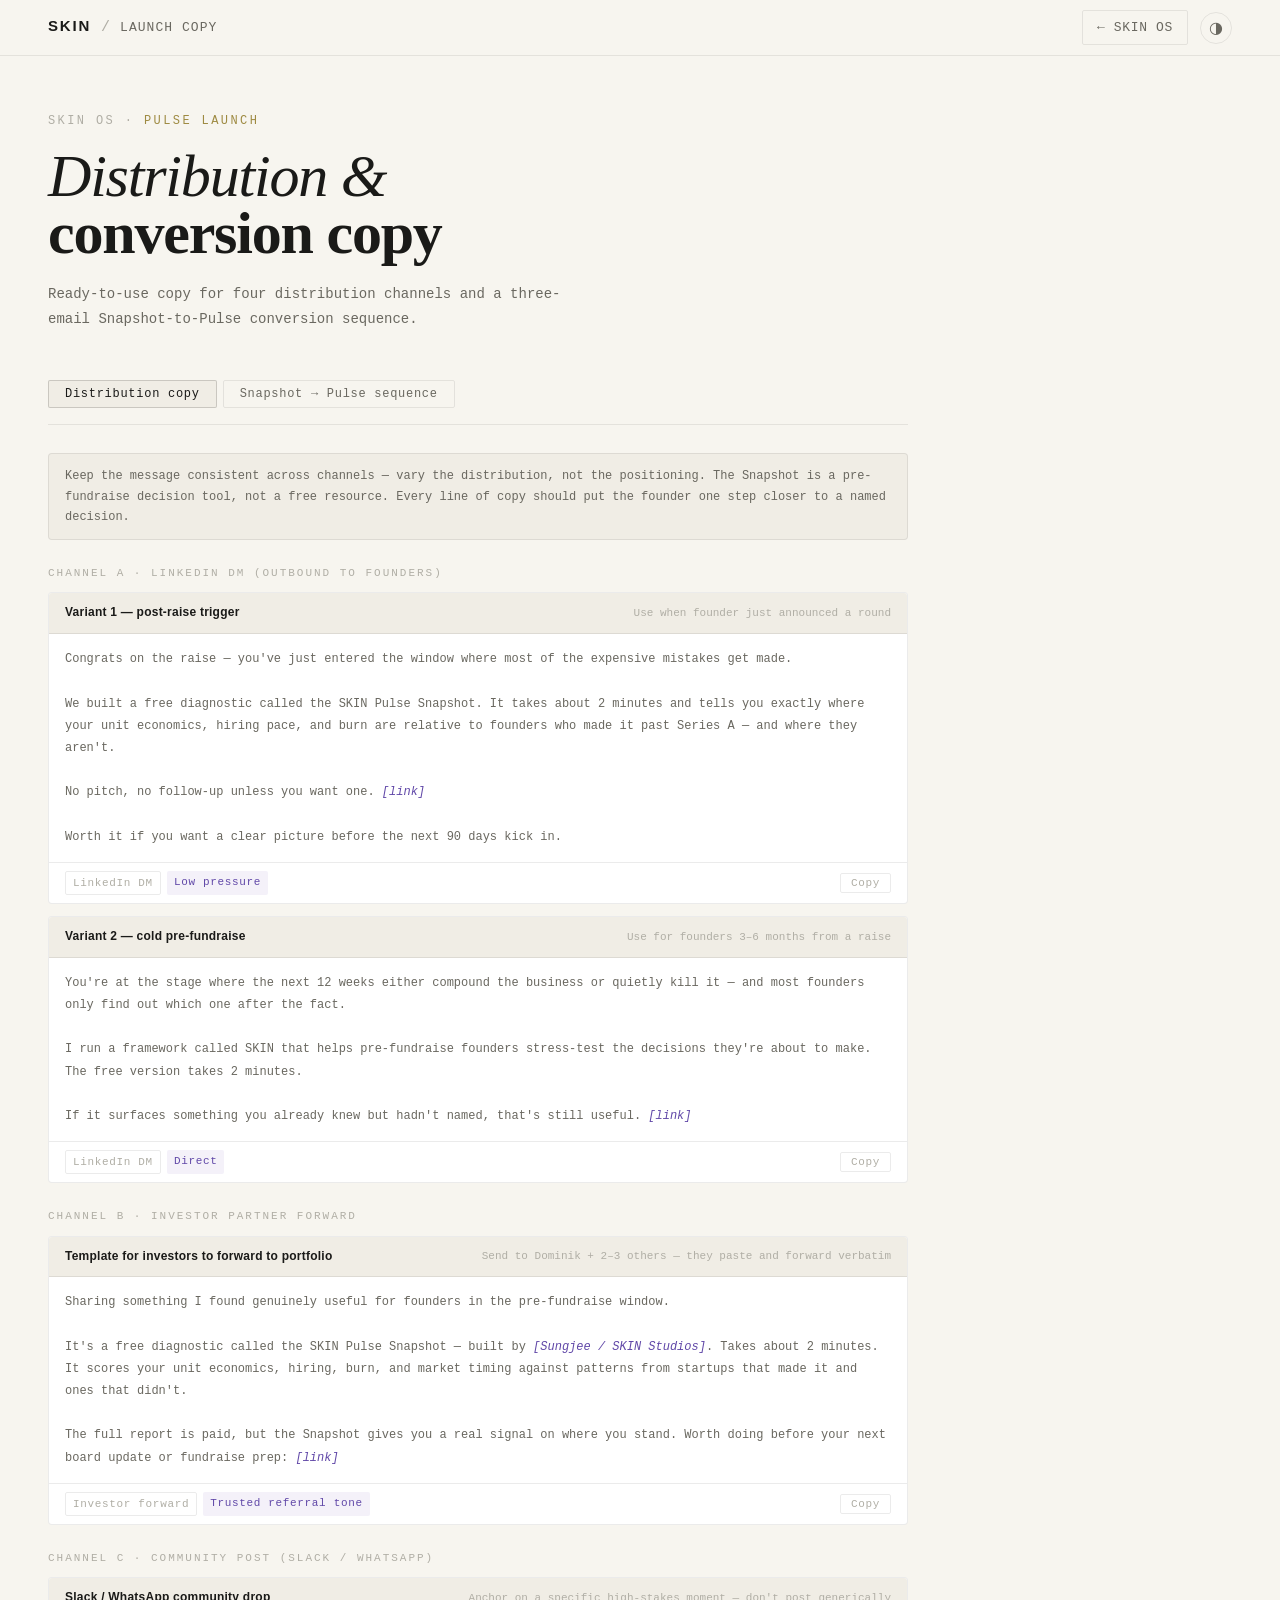
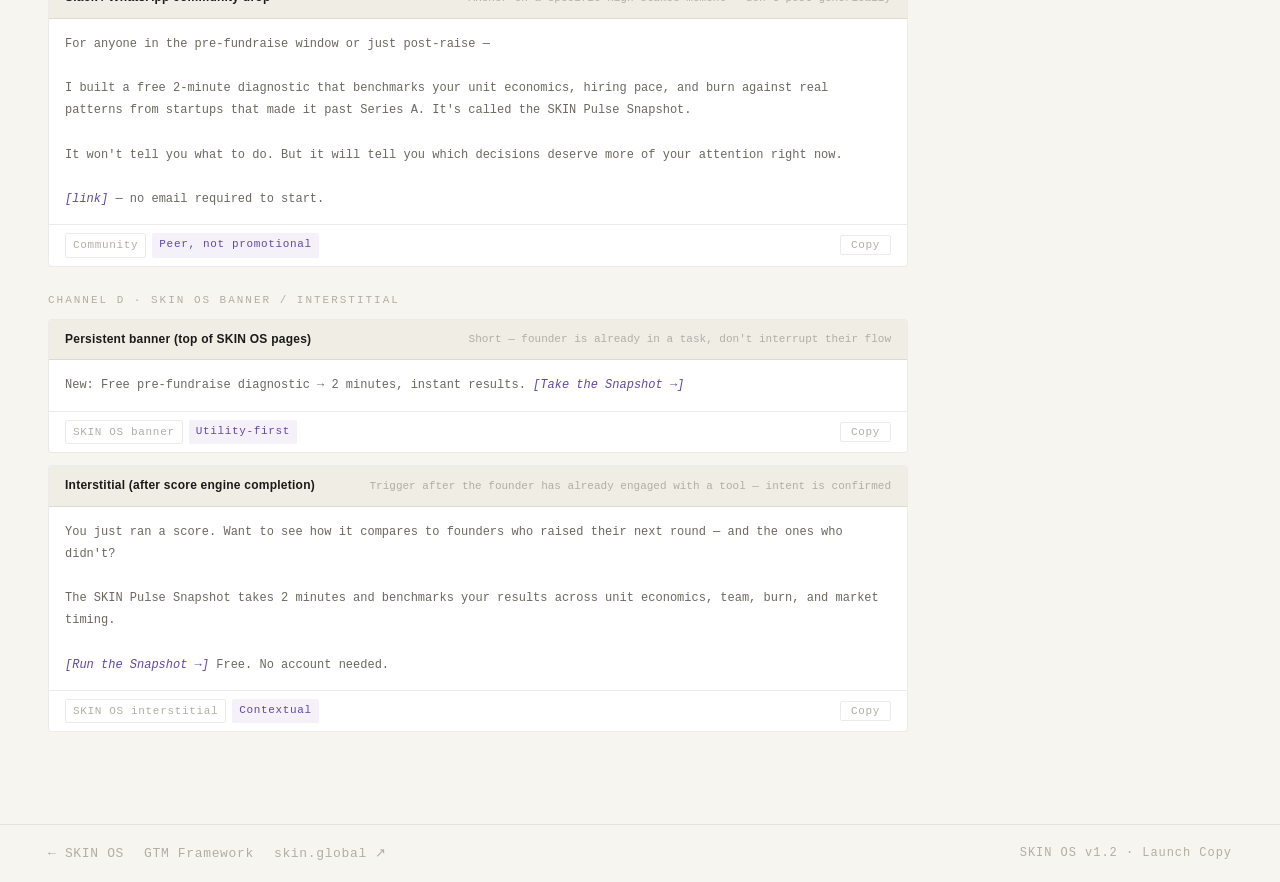
<file: skin-pulse-copy.html>
<!DOCTYPE html>
<html lang="en">
<head>
<link rel="stylesheet" href="skin-os.css">
<meta charset="UTF-8">
<meta name="viewport" content="width=device-width, initial-scale=1.0">
<title>SKIN OS — Launch Copy</title>
<style>

*, *::before, *::after { box-sizing: border-box; margin: 0; padding: 0; }

body {
  background: var(--bg);
  color: var(--text);
  font-family: var(--mono);
  min-height: 100vh;
  display: flex;
  flex-direction: column;
}

/* ── TOPBAR ── */
.topbar {
  display: flex; align-items: center; justify-content: space-between;
  padding: 0 48px; height: 56px;
  border-bottom: 1px solid var(--border);
  flex-shrink: 0; position: sticky; top: 0; z-index: 100;
  background: var(--bg);
  transition: background var(--ease), border-color var(--ease);
}
.brand { display: flex; align-items: baseline; gap: 10px; text-decoration: none; color: inherit; transition: opacity var(--ease); }
.brand:hover { opacity: 0.7; }
.brand .logo { font-family: var(--sans); font-weight: 800; font-size: 15px; letter-spacing: 0.12em; }
.brand .sep { color: var(--text-dim); }
.brand .label { font-size: 13px; color: var(--text-muted); letter-spacing: 0.08em; text-transform: uppercase; }
.topbar-right { display: flex; align-items: center; gap: 12px; }

/* ── PAGE CONTENT ── */
.page-wrap { flex: 1; overflow-y: auto; padding: 56px 48px 80px; }
.page-header { margin-bottom: 48px; }
.page-eyebrow {
  font-family: var(--mono); font-size: 12px; letter-spacing: 0.2em;
  color: var(--text-dim); text-transform: uppercase; margin-bottom: 16px;
}
.page-eyebrow span { color: var(--accent); }
.page-title {
  font-family: var(--serif); font-size: 60px; font-weight: 400;
  font-style: italic; line-height: 0.95; letter-spacing: -0.02em; margin-bottom: 20px;
}
.page-title strong { font-weight: 600; font-style: normal; display: block; }
.page-sub { font-family: var(--mono); font-size: 14px; color: var(--text-muted); line-height: 1.8; max-width: 520px; }
.content-max { max-width: 860px; }

/* ── TAB NAV ── */
.tab-nav {
  display: flex; gap: 6px; margin-bottom: 28px; flex-wrap: wrap;
  border-bottom: 1px solid var(--border); padding-bottom: 16px;
}
.tab-btn {
  padding: 6px 16px;
  border: 1px solid var(--border);
  border-radius: var(--radius-sm);
  background: transparent;
  color: var(--text-muted);
  font-family: var(--mono); font-size: 12px; letter-spacing: 0.06em;
  cursor: pointer;
  transition: border-color var(--ease), background var(--ease), color var(--ease);
}
.tab-btn.active {
  background: var(--bg3); color: var(--text); border-color: var(--border-h);
}
.tab-btn:hover:not(.active) { background: var(--bg2); border-color: var(--border-h); }

/* ── PANELS ── */
.tab-panel { display: none; }
.tab-panel.active { display: block; animation: skinFadeUp 0.2s ease; }

/* ── SECTION LABEL ── */
.section-label {
  font-family: var(--mono); font-size: 11px; font-weight: 500;
  letter-spacing: 0.18em; color: var(--text-dim); text-transform: uppercase;
  margin: 24px 0 10px;
}
.section-label:first-child { margin-top: 0; }

/* ── NOTE BOX ── */
.note-box {
  background: var(--bg3);
  border: 1px solid var(--border);
  border-radius: var(--radius-md);
  padding: 12px 16px;
  font-family: var(--mono); font-size: 12px;
  color: var(--text-muted); line-height: 1.7;
  margin-bottom: 20px;
}

/* ── COPY BLOCKS ── */
.copy-block {
  background: var(--bg2);
  border: 1px solid var(--border);
  border-radius: var(--radius-md);
  margin-bottom: 12px; overflow: hidden;
  transition: border-color var(--ease);
}
.copy-block:hover { border-color: var(--border-h); }
.copy-header {
  display: flex; justify-content: space-between; align-items: center;
  padding: 10px 16px;
  border-bottom: 1px solid var(--border);
  background: var(--bg3);
}
.copy-header .ch-title { font-family: var(--sans); font-size: 12px; font-weight: 600; color: var(--text); letter-spacing: 0.02em; }
.copy-header .ch-note { font-family: var(--mono); font-size: 11px; color: var(--text-dim); }
.copy-body {
  padding: 14px 16px;
  font-family: var(--mono); font-size: 12px; color: var(--text-muted);
  line-height: 1.85; white-space: pre-wrap;
}
.copy-body .placeholder { color: var(--accent3); font-style: italic; }
.copy-footer {
  display: flex; justify-content: space-between; align-items: center;
  padding: 8px 16px; border-top: 1px solid var(--border);
}

/* ── COPY TAGS ── */
.copy-tag {
  font-family: var(--mono); font-size: 11px;
  padding: 2px 7px; border-radius: var(--radius-sm); font-weight: 500;
  letter-spacing: 0.06em;
}
.ct-channel { background: transparent; border: 1px solid var(--border); color: var(--text-dim); }
.ct-tone    { background: rgba(160,143,200,0.12); color: var(--accent3); }
.ct-warn    { background: rgba(200,184,122,0.12); color: var(--accent); }

/* ── COPY BUTTON ── */
.copy-btn {
  font-family: var(--mono); font-size: 11px; letter-spacing: 0.06em;
  padding: 3px 10px;
  border: 1px solid var(--border);
  border-radius: var(--radius-sm);
  background: transparent; color: var(--text-dim);
  cursor: pointer; transition: all var(--ease);
}
.copy-btn:hover { border-color: var(--border-h); color: var(--text-muted); }
.copy-btn.copied { color: var(--accent2); border-color: rgba(143,184,154,0.3); }

/* ── SEQUENCE STEPS ── */
.seq-step {
  display: flex; gap: 16px; margin-bottom: 0;
  position: relative;
}
.seq-step:not(:last-child)::before {
  content: '';
  position: absolute; left: 15px; top: 34px; bottom: -4px;
  width: 1px; background: var(--border);
}
.seq-dot {
  width: 30px; height: 30px; border-radius: 50%;
  background: var(--bg3); border: 1px solid var(--border);
  display: flex; align-items: center; justify-content: center;
  font-family: var(--mono); font-size: 12px; font-weight: 500;
  color: var(--text-muted); flex-shrink: 0; margin-top: 2px;
  transition: background var(--ease), border-color var(--ease);
}
.seq-dot.highlight {
  background: var(--accent); color: var(--bg);
  border-color: var(--accent);
}
.seq-content { flex: 1; padding-bottom: 24px; }
.seq-title {
  font-family: var(--sans); font-size: 13px; font-weight: 600;
  color: var(--text); margin: 4px 0 4px; letter-spacing: 0.02em;
}
.seq-timing {
  font-family: var(--mono); font-size: 11px;
  color: var(--text-dim); margin-bottom: 10px; letter-spacing: 0.04em;
}
.nudge-row { display: flex; gap: 6px; flex-wrap: wrap; margin-top: 10px; }
.inline-tag {
  font-family: var(--mono); font-size: 11px;
  padding: 2px 8px; border-radius: var(--radius-sm);
  background: transparent; border: 1px solid var(--border);
  color: var(--text-dim); letter-spacing: 0.04em;
}

/* ── SEQUENCE RULES ── */
.seq-rules {
  background: var(--bg3);
  border: 1px solid var(--border);
  border-radius: var(--radius-md);
  padding: 16px 18px; margin-top: 4px;
}
.seq-rules .rule-title {
  font-family: var(--sans); font-size: 13px; font-weight: 600;
  color: var(--text); margin: 0 0 8px; letter-spacing: 0.02em;
}
.seq-rules p {
  font-family: var(--mono); font-size: 12px;
  color: var(--text-muted); line-height: 1.75;
}

/* ── BOTTOM BAR ── */
.bottom-bar {
  border-top: 1px solid var(--border);
  padding: 18px 48px;
  display: flex; align-items: center; justify-content: space-between;
  flex-shrink: 0;
}
.bottom-links { display: flex; gap: 20px; flex-wrap: wrap; }
.bottom-links a {
  font-size: 13px; color: var(--text-dim); text-decoration: none;
  letter-spacing: 0.05em; transition: color var(--ease);
}
.bottom-links a:hover { color: var(--text-muted); }
.version { font-size: 12px; color: var(--text-dim); letter-spacing: 0.08em; }

/* Responsive */
@media (max-width: 820px) {
  .topbar { padding: 0 24px; }
  .brand .label, .brand .sep { display: none; }
  .page-wrap { padding: 36px 24px 60px; }
  .page-title { font-size: 40px; }
  .bottom-bar { padding: 16px 24px; flex-direction: column; gap: 12px; }
}
</style>
</head>
<body>

<header class="topbar">
  <a class="brand" href="index.html">
    <span class="logo">SKIN</span>
    <span class="sep">/</span>
    <span class="label">LAUNCH COPY</span>
  </a>
  <div class="topbar-right">
    <a href="index.html" class="btn-ghost">← SKIN OS</a>
    <button class="theme-toggle" id="theme-toggle" aria-label="Toggle day/night mode">
      <span class="icon-moon">◐</span>
      <span class="icon-sun">◑</span>
    </button>
  </div>
</header>

<div class="page-wrap">
  <div class="content-max">

    <header class="page-header">
      <div class="page-eyebrow">SKIN OS · <span>Pulse Launch</span></div>
      <h1 class="page-title">
        Distribution &amp;<br>
        <strong>conversion copy</strong>
      </h1>
      <p class="page-sub">Ready-to-use copy for four distribution channels and a three-email Snapshot-to-Pulse conversion sequence.</p>
    </header>

    <!-- TAB NAV -->
    <nav class="tab-nav">
      <button class="tab-btn active" onclick="showTab('dist')">Distribution copy</button>
      <button class="tab-btn" onclick="showTab('cta')">Snapshot → Pulse sequence</button>
    </nav>

    <!-- DISTRIBUTION COPY TAB -->
    <div class="tab-panel active" id="dist">

      <div class="note-box">Keep the message consistent across channels — vary the distribution, not the positioning. The Snapshot is a pre-fundraise decision tool, not a free resource. Every line of copy should put the founder one step closer to a named decision.</div>

      <p class="section-label">Channel A · LinkedIn DM (outbound to founders)</p>

      <div class="copy-block">
        <div class="copy-header">
          <span class="ch-title">Variant 1 — post-raise trigger</span>
          <span class="ch-note">Use when founder just announced a round</span>
        </div>
        <div class="copy-body" id="li-1">Congrats on the raise — you've just entered the window where most of the expensive mistakes get made.

We built a free diagnostic called the SKIN Pulse Snapshot. It takes about 2 minutes and tells you exactly where your unit economics, hiring pace, and burn are relative to founders who made it past Series A — and where they aren't.

No pitch, no follow-up unless you want one. <span class="placeholder">[link]</span>

Worth it if you want a clear picture before the next 90 days kick in.</div>
        <div class="copy-footer">
          <div style="display:flex;gap:6px;"><span class="copy-tag ct-channel">LinkedIn DM</span><span class="copy-tag ct-tone">Low pressure</span></div>
          <button class="copy-btn" onclick="copyText('li-1', this)">Copy</button>
        </div>
      </div>

      <div class="copy-block">
        <div class="copy-header">
          <span class="ch-title">Variant 2 — cold pre-fundraise</span>
          <span class="ch-note">Use for founders 3–6 months from a raise</span>
        </div>
        <div class="copy-body" id="li-2">You're at the stage where the next 12 weeks either compound the business or quietly kill it — and most founders only find out which one after the fact.

I run a framework called SKIN that helps pre-fundraise founders stress-test the decisions they're about to make. The free version takes 2 minutes.

If it surfaces something you already knew but hadn't named, that's still useful. <span class="placeholder">[link]</span></div>
        <div class="copy-footer">
          <div style="display:flex;gap:6px;"><span class="copy-tag ct-channel">LinkedIn DM</span><span class="copy-tag ct-tone">Direct</span></div>
          <button class="copy-btn" onclick="copyText('li-2', this)">Copy</button>
        </div>
      </div>

      <p class="section-label">Channel B · Investor partner forward</p>

      <div class="copy-block">
        <div class="copy-header">
          <span class="ch-title">Template for investors to forward to portfolio</span>
          <span class="ch-note">Send to Dominik + 2–3 others — they paste and forward verbatim</span>
        </div>
        <div class="copy-body" id="inv-1">Sharing something I found genuinely useful for founders in the pre-fundraise window.

It's a free diagnostic called the SKIN Pulse Snapshot — built by <span class="placeholder">[Sungjee / SKIN Studios]</span>. Takes about 2 minutes. It scores your unit economics, hiring, burn, and market timing against patterns from startups that made it and ones that didn't.

The full report is paid, but the Snapshot gives you a real signal on where you stand. Worth doing before your next board update or fundraise prep: <span class="placeholder">[link]</span></div>
        <div class="copy-footer">
          <div style="display:flex;gap:6px;"><span class="copy-tag ct-channel">Investor forward</span><span class="copy-tag ct-tone">Trusted referral tone</span></div>
          <button class="copy-btn" onclick="copyText('inv-1', this)">Copy</button>
        </div>
      </div>

      <p class="section-label">Channel C · Community post (Slack / WhatsApp)</p>

      <div class="copy-block">
        <div class="copy-header">
          <span class="ch-title">Slack / WhatsApp community drop</span>
          <span class="ch-note">Anchor on a specific high-stakes moment — don't post generically</span>
        </div>
        <div class="copy-body" id="comm-1">For anyone in the pre-fundraise window or just post-raise —

I built a free 2-minute diagnostic that benchmarks your unit economics, hiring pace, and burn against real patterns from startups that made it past Series A. It's called the SKIN Pulse Snapshot.

It won't tell you what to do. But it will tell you which decisions deserve more of your attention right now.

<span class="placeholder">[link]</span> — no email required to start.</div>
        <div class="copy-footer">
          <div style="display:flex;gap:6px;"><span class="copy-tag ct-channel">Community</span><span class="copy-tag ct-tone">Peer, not promotional</span></div>
          <button class="copy-btn" onclick="copyText('comm-1', this)">Copy</button>
        </div>
      </div>

      <p class="section-label">Channel D · SKIN OS banner / interstitial</p>

      <div class="copy-block">
        <div class="copy-header">
          <span class="ch-title">Persistent banner (top of SKIN OS pages)</span>
          <span class="ch-note">Short — founder is already in a task, don't interrupt their flow</span>
        </div>
        <div class="copy-body" id="os-1">New: Free pre-fundraise diagnostic → 2 minutes, instant results. <span class="placeholder">[Take the Snapshot →]</span></div>
        <div class="copy-footer">
          <div style="display:flex;gap:6px;"><span class="copy-tag ct-channel">SKIN OS banner</span><span class="copy-tag ct-tone">Utility-first</span></div>
          <button class="copy-btn" onclick="copyText('os-1', this)">Copy</button>
        </div>
      </div>

      <div class="copy-block">
        <div class="copy-header">
          <span class="ch-title">Interstitial (after score engine completion)</span>
          <span class="ch-note">Trigger after the founder has already engaged with a tool — intent is confirmed</span>
        </div>
        <div class="copy-body" id="os-2">You just ran a score. Want to see how it compares to founders who raised their next round — and the ones who didn't?

The SKIN Pulse Snapshot takes 2 minutes and benchmarks your results across unit economics, team, burn, and market timing.

<span class="placeholder">[Run the Snapshot →]</span> Free. No account needed.</div>
        <div class="copy-footer">
          <div style="display:flex;gap:6px;"><span class="copy-tag ct-channel">SKIN OS interstitial</span><span class="copy-tag ct-tone">Contextual</span></div>
          <button class="copy-btn" onclick="copyText('os-2', this)">Copy</button>
        </div>
      </div>

    </div><!-- /dist tab -->

    <!-- CTA SEQUENCE TAB -->
    <div class="tab-panel" id="cta">

      <div class="note-box">The sequence has one job: turn a completed Snapshot into a paid Pulse decision. The conversion window is the 24 hours after they finish — not a week later. Front-load the value, then the ask.</div>

      <div class="seq-step">
        <div class="seq-dot highlight">0</div>
        <div class="seq-content">
          <div class="seq-title">End-of-Snapshot moment — the primary CTA</div>
          <div class="seq-timing">Immediately after the last Snapshot question is answered</div>
          <div class="copy-block" style="margin-top:8px;">
            <div class="copy-header">
              <span class="ch-title">Snapshot results screen copy</span>
              <span class="ch-note">Displayed inline with their score — not a separate page</span>
            </div>
            <div class="copy-body" id="snap-0">Your Snapshot flagged <span class="placeholder">[1–2 risk areas]</span> that typically show up 6–12 months before a founder hits a wall.

The full SKIN Pulse Report goes 3 layers deeper on each of these — with human review, not just a score. It's what investors wish founders had read before the meeting.

<span class="placeholder">[Get the full Pulse Report — $99 →]</span>

Or if you want to talk through what the Snapshot surfaced: <span class="placeholder">[Book 30 min →]</span></div>
            <div class="copy-footer">
              <div style="display:flex;gap:6px;"><span class="copy-tag ct-tone">Two CTAs — pick one</span><span class="copy-tag ct-warn">Do not hide the price</span></div>
              <button class="copy-btn" onclick="copyText('snap-0', this)">Copy</button>
            </div>
          </div>
          <div class="nudge-row">
            <span class="inline-tag">Hard CTA: $99 upgrade</span>
            <span class="inline-tag">Soft CTA: 30-min call</span>
            <span class="inline-tag">No email gate at this step</span>
          </div>
        </div>
      </div>

      <div class="seq-step">
        <div class="seq-dot">1</div>
        <div class="seq-content">
          <div class="seq-title">Email 1 — results + one thing to act on</div>
          <div class="seq-timing">Same day · 1–2 hours after completion (if email captured)</div>
          <div class="copy-block" style="margin-top:8px;">
            <div class="copy-header">
              <span class="ch-title">Subject: Your Pulse Snapshot — the one flag worth looking at now</span>
            </div>
            <div class="copy-body" id="email-1">Your Snapshot is done.

The results show you're in reasonable shape on <span class="placeholder">[area]</span>, but there's a signal in <span class="placeholder">[risk area]</span> that's worth taking seriously before your next fundraise conversation.

Most founders who see this pattern either address it in the next 60 days or explain it away. The ones who address it close more consistently.

The full Pulse Report gives you a human-reviewed breakdown of exactly what's driving that signal and what to do about it.

<span class="placeholder">[Get the full report — $99 →]</span>

— <span class="placeholder">[Sungjee]</span></div>
            <div class="copy-footer">
              <div style="display:flex;gap:6px;"><span class="copy-tag ct-channel">Email 1</span><span class="copy-tag ct-tone">Specific, not generic</span></div>
              <button class="copy-btn" onclick="copyText('email-1', this)">Copy</button>
            </div>
          </div>
          <div class="nudge-row">
            <span class="inline-tag">Personalise the risk area</span>
            <span class="inline-tag">Single CTA only</span>
            <span class="inline-tag">Under 100 words</span>
          </div>
        </div>
      </div>

      <div class="seq-step">
        <div class="seq-dot">2</div>
        <div class="seq-content">
          <div class="seq-title">Email 2 — the cost of the gap</div>
          <div class="seq-timing">3 days after Email 1 · send only if no conversion</div>
          <div class="copy-block" style="margin-top:8px;">
            <div class="copy-header">
              <span class="ch-title">Subject: What happens when founders ignore this signal</span>
            </div>
            <div class="copy-body" id="email-2">The founders who don't fix <span class="placeholder">[risk area]</span> before their next raise don't usually fail because of it directly.

They fail because it creates a pattern — in their numbers, in how they talk about the business, in how an investor reads them in a room — that's hard to explain away once someone's looking for it.

The full Pulse Report shows you what that pattern looks like from the outside and gives you a specific intervention for it.

It's $99 and takes an afternoon to read properly.

<span class="placeholder">[Get the Pulse Report →]</span>

If you'd rather talk through it: <span class="placeholder">[Book a call →]</span></div>
            <div class="copy-footer">
              <div style="display:flex;gap:6px;"><span class="copy-tag ct-channel">Email 2</span><span class="copy-tag ct-tone">Stakes, not urgency</span></div>
              <button class="copy-btn" onclick="copyText('email-2', this)">Copy</button>
            </div>
          </div>
          <div class="nudge-row">
            <span class="inline-tag">Do not manufacture urgency</span>
            <span class="inline-tag">Raise the cost of inaction</span>
            <span class="inline-tag">Re-introduce the call CTA</span>
          </div>
        </div>
      </div>

      <div class="seq-step">
        <div class="seq-dot">3</div>
        <div class="seq-content">
          <div class="seq-title">Email 3 — final ask, exit or upgrade</div>
          <div class="seq-timing">7 days after Email 1 · last email in sequence</div>
          <div class="copy-block" style="margin-top:8px;">
            <div class="copy-header">
              <span class="ch-title">Subject: Last one from me on this</span>
            </div>
            <div class="copy-body" id="email-3">I've sent a couple of notes about your Snapshot results. This is the last one.

If you're heads-down and the timing isn't right, no problem — the Snapshot link stays active if you want to come back to it.

If you do want to go deeper: the full Pulse Report is $99, takes about an afternoon, and gives you a human-reviewed read on the exact signals your Snapshot flagged.

<span class="placeholder">[Get the Pulse Report →]</span>

And if at some point you want a co-founder-level sounding board, that's something I do for a handful of founders each year. Just reply to this.</div>
            <div class="copy-footer">
              <div style="display:flex;gap:6px;"><span class="copy-tag ct-channel">Email 3</span><span class="copy-tag ct-tone">Respectful exit</span></div>
              <button class="copy-btn" onclick="copyText('email-3', this)">Copy</button>
            </div>
          </div>
          <div class="nudge-row">
            <span class="inline-tag">Releases pressure</span>
            <span class="inline-tag">Seeds the Fractional path</span>
            <span class="inline-tag">No follow-up after this</span>
          </div>
        </div>
      </div>

      <div class="seq-rules">
        <div class="rule-title">Sequence rules</div>
        <p>Stop the sequence the moment they convert — don't send Email 2 if they bought after Email 1. Each email has one CTA. Email 3 plants the Fractional seed without pitching it — reply-based, not link-based. Never add a 4th email. The sequence exits, not escalates.</p>
      </div>

    </div><!-- /cta tab -->

  </div><!-- /content-max -->
</div><!-- /page-wrap -->

<footer class="bottom-bar">
  <div class="bottom-links">
    <a href="index.html">← SKIN OS</a>
    <a href="skin-pulse-gtm.html">GTM Framework</a>
    <a href="https://skin.global" target="_blank">skin.global ↗</a>
  </div>
  <div class="version">SKIN OS v1.2 · Launch Copy</div>
</footer>

<script src="skin-os.js"></script>
<script>
function showTab(id) {
  document.querySelectorAll('.tab-panel').forEach(p => p.classList.remove('active'));
  document.querySelectorAll('.tab-btn').forEach(b => b.classList.remove('active'));
  document.getElementById(id).classList.add('active');
  event.target.classList.add('active');
}
function copyText(id, btn) {
  const el = document.getElementById(id);
  const text = el.innerText.trim();
  navigator.clipboard.writeText(text).then(() => {
    btn.textContent = 'Copied';
    btn.classList.add('copied');
    setTimeout(() => { btn.textContent = 'Copy'; btn.classList.remove('copied'); }, 1800);
  });
}
</script>
</body>
</html>
</file>
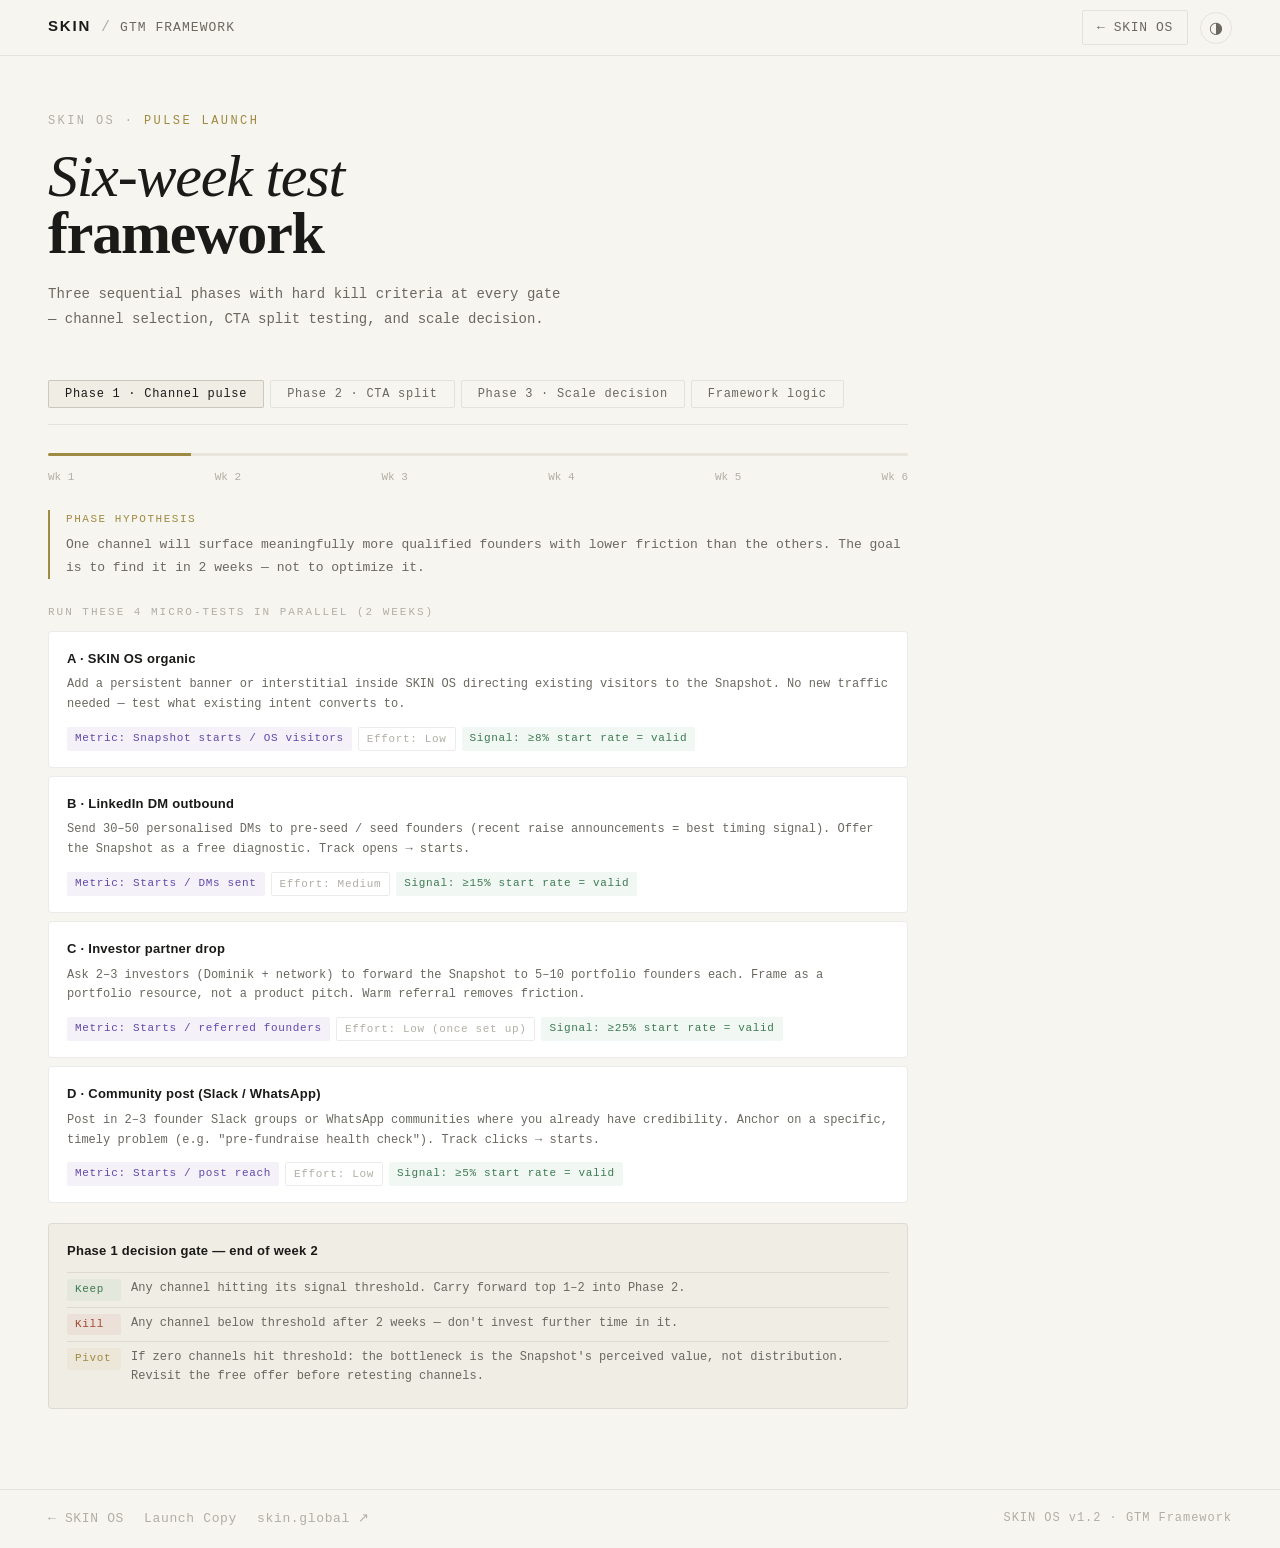
<file: skin-pulse-gtm.html>
<!DOCTYPE html>
<html lang="en">
<head>
<link rel="stylesheet" href="skin-os.css">
<meta charset="UTF-8">
<meta name="viewport" content="width=device-width, initial-scale=1.0">
<title>SKIN OS — GTM Framework</title>
<style>

*, *::before, *::after { box-sizing: border-box; margin: 0; padding: 0; }

body {
  background: var(--bg);
  color: var(--text);
  font-family: var(--mono);
  min-height: 100vh;
  display: flex;
  flex-direction: column;
}

/* ── TOPBAR ── */
.topbar {
  display: flex; align-items: center; justify-content: space-between;
  padding: 0 48px; height: 56px;
  border-bottom: 1px solid var(--border);
  flex-shrink: 0; position: sticky; top: 0; z-index: 100;
  background: var(--bg);
  transition: background var(--ease), border-color var(--ease);
}
.brand { display: flex; align-items: baseline; gap: 10px; text-decoration: none; color: inherit; opacity: 1; transition: opacity var(--ease); }
.brand:hover { opacity: 0.7; }
.brand .logo { font-family: var(--sans); font-weight: 800; font-size: 15px; letter-spacing: 0.12em; }
.brand .sep { color: var(--text-dim); }
.brand .label { font-size: 13px; color: var(--text-muted); letter-spacing: 0.08em; text-transform: uppercase; }
.topbar-right { display: flex; align-items: center; gap: 12px; }

/* ── PAGE CONTENT ── */
.page-wrap {
  flex: 1; overflow-y: auto; padding: 56px 48px 80px;
}
.page-header { margin-bottom: 48px; }
.page-eyebrow {
  font-family: var(--mono); font-size: 12px; letter-spacing: 0.2em;
  color: var(--text-dim); text-transform: uppercase; margin-bottom: 16px;
}
.page-eyebrow span { color: var(--accent); }
.page-title {
  font-family: var(--serif); font-size: 60px; font-weight: 400;
  font-style: italic; line-height: 0.95; letter-spacing: -0.02em;
  margin-bottom: 20px;
}
.page-title strong { font-weight: 600; font-style: normal; display: block; }
.page-sub {
  font-family: var(--mono); font-size: 14px; color: var(--text-muted);
  line-height: 1.8; max-width: 520px;
}
.content-max { max-width: 860px; }

/* ── PHASE NAV ── */
.phase-nav {
  display: flex; gap: 6px; margin-bottom: 28px; flex-wrap: wrap;
  border-bottom: 1px solid var(--border); padding-bottom: 16px;
}
.phase-btn {
  padding: 6px 16px;
  border: 1px solid var(--border);
  border-radius: var(--radius-sm);
  background: transparent;
  color: var(--text-muted);
  font-family: var(--mono); font-size: 12px;
  letter-spacing: 0.06em;
  cursor: pointer;
  transition: border-color var(--ease), background var(--ease), color var(--ease);
}
.phase-btn.active {
  background: var(--bg3);
  color: var(--text);
  border-color: var(--border-h);
}
.phase-btn:hover:not(.active) {
  background: var(--bg2);
  border-color: var(--border-h);
  color: var(--text-muted);
}

/* ── PANELS ── */
.phase-panel { display: none; }
.phase-panel.active { display: block; animation: skinFadeUp 0.2s ease; }

/* ── SECTION LABEL ── */
.section-label {
  font-family: var(--mono); font-size: 11px; font-weight: 500;
  letter-spacing: 0.18em; color: var(--text-dim);
  text-transform: uppercase; margin: 0 0 10px;
}
.section-label.mt { margin-top: 24px; }

/* ── HYPOTHESIS BLOCK ── */
.hypothesis-block {
  border-left: 2px solid var(--accent);
  padding-left: 16px;
  margin-bottom: 24px;
}
.hypothesis-block .h-label {
  font-family: var(--mono); font-size: 11px; font-weight: 500;
  color: var(--accent); text-transform: uppercase; letter-spacing: 0.14em;
  margin: 0 0 6px;
}
.hypothesis-block .h-text {
  font-family: var(--mono); font-size: 13px; color: var(--text-muted);
  margin: 0; line-height: 1.7;
}

/* ── TIMELINE ── */
.timeline-bar { display: flex; gap: 0; margin-bottom: 12px; }
.tbar-seg { flex: 1; height: 3px; background: var(--bg4); }
.tbar-seg.done { background: var(--accent3); }
.tbar-seg.active { background: var(--accent); }
.tbar-seg:first-child { border-radius: 2px 0 0 2px; }
.tbar-seg:last-child { border-radius: 0 2px 2px 0; }
.tbar-labels {
  display: flex; justify-content: space-between;
  font-family: var(--mono); font-size: 11px; color: var(--text-dim);
  margin-bottom: 24px;
}

/* ── TEST CARDS ── */
.row-grid { display: grid; gap: 8px; }
.test-card {
  background: var(--bg2);
  border: 1px solid var(--border);
  border-radius: var(--radius-md);
  padding: 16px 18px;
  transition: border-color var(--ease), background var(--ease);
}
.test-card:hover { border-color: var(--border-h); background: var(--bg3); }
.test-card .card-label {
  font-family: var(--sans); font-size: 13px; font-weight: 600;
  color: var(--text); margin: 0 0 6px; letter-spacing: 0.02em;
}
.test-card .desc {
  font-family: var(--mono); font-size: 12px; color: var(--text-muted);
  margin: 0 0 12px; line-height: 1.65;
}
.meta-row { display: flex; gap: 6px; flex-wrap: wrap; }

/* ── TAGS ── */
.tag {
  font-family: var(--mono); font-size: 11px;
  padding: 2px 8px; border-radius: var(--radius-sm);
  font-weight: 500; letter-spacing: 0.06em; white-space: nowrap;
}
.tag-metric { background: rgba(160,143,200,0.12); color: var(--accent3); }
.tag-effort { background: transparent; border: 1px solid var(--border); color: var(--text-dim); }
.tag-kill   { background: rgba(200,138,122,0.12); color: var(--danger); }
.tag-go     { background: rgba(143,184,154,0.12); color: var(--accent2); }
.tag-neutral{ background: rgba(200,184,122,0.12); color: var(--accent); }

/* ── RULE BOX ── */
.rule-box {
  background: var(--bg3);
  border: 1px solid var(--border);
  border-radius: var(--radius-md);
  padding: 16px 18px;
  margin-top: 20px;
}
.rule-box .rule-title {
  font-family: var(--sans); font-size: 13px; font-weight: 600;
  color: var(--text); margin: 0 0 10px; letter-spacing: 0.02em;
}
.rule-box .rule-row {
  display: flex; gap: 10px; align-items: flex-start;
  font-family: var(--mono); font-size: 12px; color: var(--text-muted);
  padding: 6px 0; border-top: 1px solid var(--border); line-height: 1.6;
}
.rule-box .rule-row:first-of-type { border-top: none; }
.badge-col { min-width: 54px; flex-shrink: 0; }

/* ── CTA WINNER BOX ── */
.cta-winner-box {
  border: 1px solid rgba(160,143,200,0.2);
  border-radius: var(--radius-md);
  padding: 14px 16px;
  margin-top: 10px;
  background: rgba(160,143,200,0.06);
}
.cta-winner-box .w-label {
  font-family: var(--mono); font-size: 11px; color: var(--accent3);
  font-weight: 500; letter-spacing: 0.12em; text-transform: uppercase;
  margin: 0 0 6px;
}
.cta-winner-box .w-text {
  font-family: var(--mono); font-size: 12px; color: var(--text-muted);
  margin: 0; line-height: 1.7;
}

/* ── BOTTOM BAR ── */
.bottom-bar {
  border-top: 1px solid var(--border);
  padding: 18px 48px;
  display: flex; align-items: center; justify-content: space-between;
  flex-shrink: 0;
}
.bottom-links { display: flex; gap: 20px; flex-wrap: wrap; }
.bottom-links a {
  font-size: 13px; color: var(--text-dim); text-decoration: none;
  letter-spacing: 0.05em; transition: color var(--ease);
}
.bottom-links a:hover { color: var(--text-muted); }
.version { font-size: 12px; color: var(--text-dim); letter-spacing: 0.08em; }

/* Responsive */
@media (max-width: 820px) {
  .topbar { padding: 0 24px; }
  .brand .label, .brand .sep { display: none; }
  .page-wrap { padding: 36px 24px 60px; }
  .page-title { font-size: 40px; }
  .bottom-bar { padding: 16px 24px; flex-direction: column; gap: 12px; }
}
</style>
</head>
<body>

<header class="topbar">
  <a class="brand" href="index.html">
    <span class="logo">SKIN</span>
    <span class="sep">/</span>
    <span class="label">GTM FRAMEWORK</span>
  </a>
  <div class="topbar-right">
    <a href="index.html" class="btn-ghost">← SKIN OS</a>
    <button class="theme-toggle" id="theme-toggle" aria-label="Toggle day/night mode">
      <span class="icon-moon">◐</span>
      <span class="icon-sun">◑</span>
    </button>
  </div>
</header>

<div class="page-wrap">
  <div class="content-max">

    <header class="page-header">
      <div class="page-eyebrow">SKIN OS · <span>Pulse Launch</span></div>
      <h1 class="page-title">
        Six-week test<br>
        <strong>framework</strong>
      </h1>
      <p class="page-sub">Three sequential phases with hard kill criteria at every gate — channel selection, CTA split testing, and scale decision.</p>
    </header>

    <!-- PHASE NAV -->
    <nav class="phase-nav">
      <button class="phase-btn active" onclick="showPhase('p1')">Phase 1 · Channel pulse</button>
      <button class="phase-btn" onclick="showPhase('p2')">Phase 2 · CTA split</button>
      <button class="phase-btn" onclick="showPhase('p3')">Phase 3 · Scale decision</button>
      <button class="phase-btn" onclick="showPhase('p4')">Framework logic</button>
    </nav>

    <!-- PHASE 1 -->
    <div class="phase-panel active" id="p1">
      <div class="timeline-bar">
        <div class="tbar-seg active"></div><div class="tbar-seg"></div><div class="tbar-seg"></div>
        <div class="tbar-seg"></div><div class="tbar-seg"></div><div class="tbar-seg"></div>
      </div>
      <div class="tbar-labels"><span>Wk 1</span><span>Wk 2</span><span>Wk 3</span><span>Wk 4</span><span>Wk 5</span><span>Wk 6</span></div>

      <div class="hypothesis-block">
        <div class="h-label">Phase hypothesis</div>
        <div class="h-text">One channel will surface meaningfully more qualified founders with lower friction than the others. The goal is to find it in 2 weeks — not to optimize it.</div>
      </div>

      <p class="section-label">Run these 4 micro-tests in parallel (2 weeks)</p>
      <div class="row-grid">
        <div class="test-card">
          <div class="card-label">A · SKIN OS organic</div>
          <div class="desc">Add a persistent banner or interstitial inside SKIN OS directing existing visitors to the Snapshot. No new traffic needed — test what existing intent converts to.</div>
          <div class="meta-row">
            <span class="tag tag-metric">Metric: Snapshot starts / OS visitors</span>
            <span class="tag tag-effort">Effort: Low</span>
            <span class="tag tag-go">Signal: ≥8% start rate = valid</span>
          </div>
        </div>
        <div class="test-card">
          <div class="card-label">B · LinkedIn DM outbound</div>
          <div class="desc">Send 30–50 personalised DMs to pre-seed / seed founders (recent raise announcements = best timing signal). Offer the Snapshot as a free diagnostic. Track opens → starts.</div>
          <div class="meta-row">
            <span class="tag tag-metric">Metric: Starts / DMs sent</span>
            <span class="tag tag-effort">Effort: Medium</span>
            <span class="tag tag-go">Signal: ≥15% start rate = valid</span>
          </div>
        </div>
        <div class="test-card">
          <div class="card-label">C · Investor partner drop</div>
          <div class="desc">Ask 2–3 investors (Dominik + network) to forward the Snapshot to 5–10 portfolio founders each. Frame as a portfolio resource, not a product pitch. Warm referral removes friction.</div>
          <div class="meta-row">
            <span class="tag tag-metric">Metric: Starts / referred founders</span>
            <span class="tag tag-effort">Effort: Low (once set up)</span>
            <span class="tag tag-go">Signal: ≥25% start rate = valid</span>
          </div>
        </div>
        <div class="test-card">
          <div class="card-label">D · Community post (Slack / WhatsApp)</div>
          <div class="desc">Post in 2–3 founder Slack groups or WhatsApp communities where you already have credibility. Anchor on a specific, timely problem (e.g. "pre-fundraise health check"). Track clicks → starts.</div>
          <div class="meta-row">
            <span class="tag tag-metric">Metric: Starts / post reach</span>
            <span class="tag tag-effort">Effort: Low</span>
            <span class="tag tag-go">Signal: ≥5% start rate = valid</span>
          </div>
        </div>
      </div>

      <div class="rule-box">
        <div class="rule-title">Phase 1 decision gate — end of week 2</div>
        <div class="rule-row"><span class="tag tag-go badge-col">Keep</span><span>Any channel hitting its signal threshold. Carry forward top 1–2 into Phase 2.</span></div>
        <div class="rule-row"><span class="tag tag-kill badge-col">Kill</span><span>Any channel below threshold after 2 weeks — don't invest further time in it.</span></div>
        <div class="rule-row"><span class="tag tag-neutral badge-col">Pivot</span><span>If zero channels hit threshold: the bottleneck is the Snapshot's perceived value, not distribution. Revisit the free offer before retesting channels.</span></div>
      </div>
    </div>

    <!-- PHASE 2 -->
    <div class="phase-panel" id="p2">
      <div class="timeline-bar">
        <div class="tbar-seg done"></div><div class="tbar-seg done"></div><div class="tbar-seg active"></div>
        <div class="tbar-seg active"></div><div class="tbar-seg"></div><div class="tbar-seg"></div>
      </div>
      <div class="tbar-labels"><span>Wk 1</span><span>Wk 2</span><span>Wk 3</span><span>Wk 4</span><span>Wk 5</span><span>Wk 6</span></div>

      <div class="hypothesis-block">
        <div class="h-label">Phase hypothesis</div>
        <div class="h-text">On the winning channel, one CTA will generate a meaningfully higher signal of downstream value than the others. The $99 upgrade rate is the north star — the other two are proxies that tell you where conversion intent sits.</div>
      </div>

      <p class="section-label">Test 3 CTAs on the winning channel (2 weeks)</p>
      <div class="row-grid">
        <div class="test-card">
          <div class="card-label">CTA 1 · Upgrade to full Pulse ($99)</div>
          <div class="desc">Direct hard CTA at the end of the Snapshot — "Get the full human-reviewed report for $99." This is the money signal: if this converts, you have product-market fit for the paid tier, not just the free one.</div>
          <div class="meta-row">
            <span class="tag tag-metric">North star: Upgrade rate</span>
            <span class="tag tag-go">Threshold: ≥3% of Snapshot completions</span>
          </div>
        </div>
        <div class="test-card">
          <div class="card-label">CTA 2 · Email capture (Pulse waitlist)</div>
          <div class="desc">Soft CTA: "We'll send you the full breakdown when it's ready." Tests whether founders see enough value to trade an email but aren't ready to pay. High conversion here = demand, not monetisation intent.</div>
          <div class="meta-row">
            <span class="tag tag-metric">Metric: Email capture rate</span>
            <span class="tag tag-go">Threshold: ≥20% of completions</span>
          </div>
        </div>
        <div class="test-card">
          <div class="card-label">CTA 3 · Book a 30-min founder call</div>
          <div class="desc">High-friction CTA: "Want to walk through your results with someone who's seen hundreds of decks?" Tests willingness to commit time (high-intent signal) and surfaces Fractional Program candidates.</div>
          <div class="meta-row">
            <span class="tag tag-metric">Metric: Call booking rate</span>
            <span class="tag tag-go">Threshold: ≥5% of completions</span>
          </div>
        </div>
      </div>

      <div class="cta-winner-box">
        <div class="w-label">Reading the results</div>
        <div class="w-text">High CTA 1 = paid conversion path is working. Scale. High CTA 2 only = demand without willingness to pay — Snapshot needs a stronger value wedge before the $99 ask. High CTA 3 = you're generating Fractional leads, not Pulse leads — treat those as a separate track.</div>
      </div>

      <div class="rule-box">
        <div class="rule-title">Phase 2 decision gate — end of week 4</div>
        <div class="rule-row"><span class="tag tag-go badge-col">Scale</span><span>CTA 1 hits ≥3% — commit to the channel + CTA combo, invest in more volume.</span></div>
        <div class="rule-row"><span class="tag tag-neutral badge-col">Nurture</span><span>CTA 1 sub-threshold but CTA 2 strong — build an email nurture sequence from captures into the $99 offer. Don't expect direct Snapshot-to-Pulse conversion yet.</span></div>
        <div class="rule-row"><span class="tag tag-kill badge-col">Reframe</span><span>All CTAs sub-threshold — the Snapshot isn't landing as a decision tool. The format, framing, or delivery of the free product needs a change before you scale distribution.</span></div>
      </div>
    </div>

    <!-- PHASE 3 -->
    <div class="phase-panel" id="p3">
      <div class="timeline-bar">
        <div class="tbar-seg done"></div><div class="tbar-seg done"></div><div class="tbar-seg done"></div>
        <div class="tbar-seg done"></div><div class="tbar-seg active"></div><div class="tbar-seg active"></div>
      </div>
      <div class="tbar-labels"><span>Wk 1</span><span>Wk 2</span><span>Wk 3</span><span>Wk 4</span><span>Wk 5</span><span>Wk 6</span></div>

      <div class="hypothesis-block">
        <div class="h-label">Phase hypothesis</div>
        <div class="h-text">The winning channel + CTA combo can be systematically amplified without degrading conversion quality. Week 5–6 proves whether this is a repeatable motion or a one-time signal.</div>
      </div>

      <p class="section-label">Scale decision — choose one path</p>
      <div class="row-grid">
        <div class="test-card">
          <div class="card-label">Path S1 · Amplify the same channel</div>
          <div class="desc">Double volume on the winning channel. If LinkedIn worked, send 100 DMs instead of 40. If investor referral worked, add 2 more investors. Watch whether conversion rate holds as volume increases.</div>
          <div class="meta-row">
            <span class="tag tag-metric">Watch: Conversion rate at 2x volume</span>
            <span class="tag tag-go">Pass: Rate holds within 30% of Phase 2 rate</span>
          </div>
        </div>
        <div class="test-card">
          <div class="card-label">Path S2 · Add the second-best channel</div>
          <div class="desc">Keep the primary channel running and turn on the next-best Phase 1 result. Tests whether the conversion combo holds across distribution contexts — or if it was audience-specific.</div>
          <div class="meta-row">
            <span class="tag tag-metric">Watch: New channel conversion vs baseline</span>
            <span class="tag tag-go">Pass: Within 50% of primary channel rate</span>
          </div>
        </div>
        <div class="test-card">
          <div class="card-label">Path S3 · Embed in a partner's existing flow</div>
          <div class="desc">Approach one accelerator, pre-seed fund, or founder community to offer the Snapshot as a standard onboarding resource. Single integration point → ongoing pipeline with no recurring distribution effort.</div>
          <div class="meta-row">
            <span class="tag tag-metric">Watch: Monthly Snapshot volume from partner</span>
            <span class="tag tag-go">Pass: ≥20 completions / month from one partner</span>
          </div>
        </div>
      </div>

      <div class="rule-box">
        <div class="rule-title">End-of-test scorecard — week 6</div>
        <div class="rule-row"><span class="tag tag-metric badge-col">Channel</span><span>Which channel(s) produced qualified starts consistently at acceptable cost-per-start.</span></div>
        <div class="rule-row"><span class="tag tag-metric badge-col">CTA</span><span>Which conversion goal had the strongest signal — and whether it maps to Pulse revenue or Fractional pipeline.</span></div>
        <div class="rule-row"><span class="tag tag-metric badge-col">CAC proxy</span><span>Estimated time/cost to generate one Snapshot completion. Benchmark against $99 Pulse revenue to assess payback.</span></div>
        <div class="rule-row"><span class="tag tag-metric badge-col">Qualitative</span><span>What do completers say? Do they feel they got value from the Snapshot alone — or do they want more?</span></div>
      </div>
    </div>

    <!-- FRAMEWORK LOGIC -->
    <div class="phase-panel" id="p4">
      <p class="section-label">Why this sequence</p>
      <div class="row-grid">
        <div class="test-card">
          <div class="card-label">Channel before CTA</div>
          <div class="desc">Testing CTAs on a weak channel will give you false negatives. The sequence forces you to find qualified audience first, then optimise conversion — not both at once.</div>
        </div>
        <div class="test-card">
          <div class="card-label">Kill fast, not slow</div>
          <div class="desc">2-week windows with hard thresholds prevent you from over-investing in a channel that feels promising but isn't converting. The kill criteria are not aspirational — they're the minimum signal that justifies continued attention.</div>
        </div>
        <div class="test-card">
          <div class="card-label">Conversion goal ≠ business goal</div>
          <div class="desc">Email capture is easy to hit but doesn't validate the $99 Pulse. Call bookings are hard to hit but are the strongest Fractional signal. You're testing three different things — each CTA is a proxy for a different revenue path.</div>
        </div>
        <div class="test-card">
          <div class="card-label">Free product must feel complete</div>
          <div class="desc">The Snapshot can't be a "teaser" — founders will sense it immediately and disengage. It needs to deliver a genuine insight before the upgrade CTA appears. The difference between a useful subset and a demo is the moment of micro-clarity.</div>
        </div>
      </div>

      <div class="rule-box">
        <div class="rule-title">What you're not testing here</div>
        <div class="rule-row"><span style="font-family:var(--mono);font-size:12px;color:var(--text-muted);">Pricing — $99 is fixed for now. Price sensitivity is a Phase 2+ problem, not a launch problem.</span></div>
        <div class="rule-row"><span style="font-family:var(--mono);font-size:12px;color:var(--text-muted);">Positioning copy — keep the framing consistent across channels so results are comparable. Vary the distribution, not the message.</span></div>
        <div class="rule-row"><span style="font-family:var(--mono);font-size:12px;color:var(--text-muted);">Product format — the Snapshot is a subset of the Pulse report. Don't redesign it mid-test. Evaluate format after the GTM test completes.</span></div>
      </div>
    </div>

  </div><!-- /content-max -->
</div><!-- /page-wrap -->

<footer class="bottom-bar">
  <div class="bottom-links">
    <a href="index.html">← SKIN OS</a>
    <a href="skin-pulse-copy.html">Launch Copy</a>
    <a href="https://skin.global" target="_blank">skin.global ↗</a>
  </div>
  <div class="version">SKIN OS v1.2 · GTM Framework</div>
</footer>

<script src="skin-os.js"></script>
<script>
function showPhase(id) {
  document.querySelectorAll('.phase-panel').forEach(p => p.classList.remove('active'));
  document.querySelectorAll('.phase-btn').forEach(b => b.classList.remove('active'));
  document.getElementById(id).classList.add('active');
  event.target.classList.add('active');
}
</script>
</body>
</html>
</file>
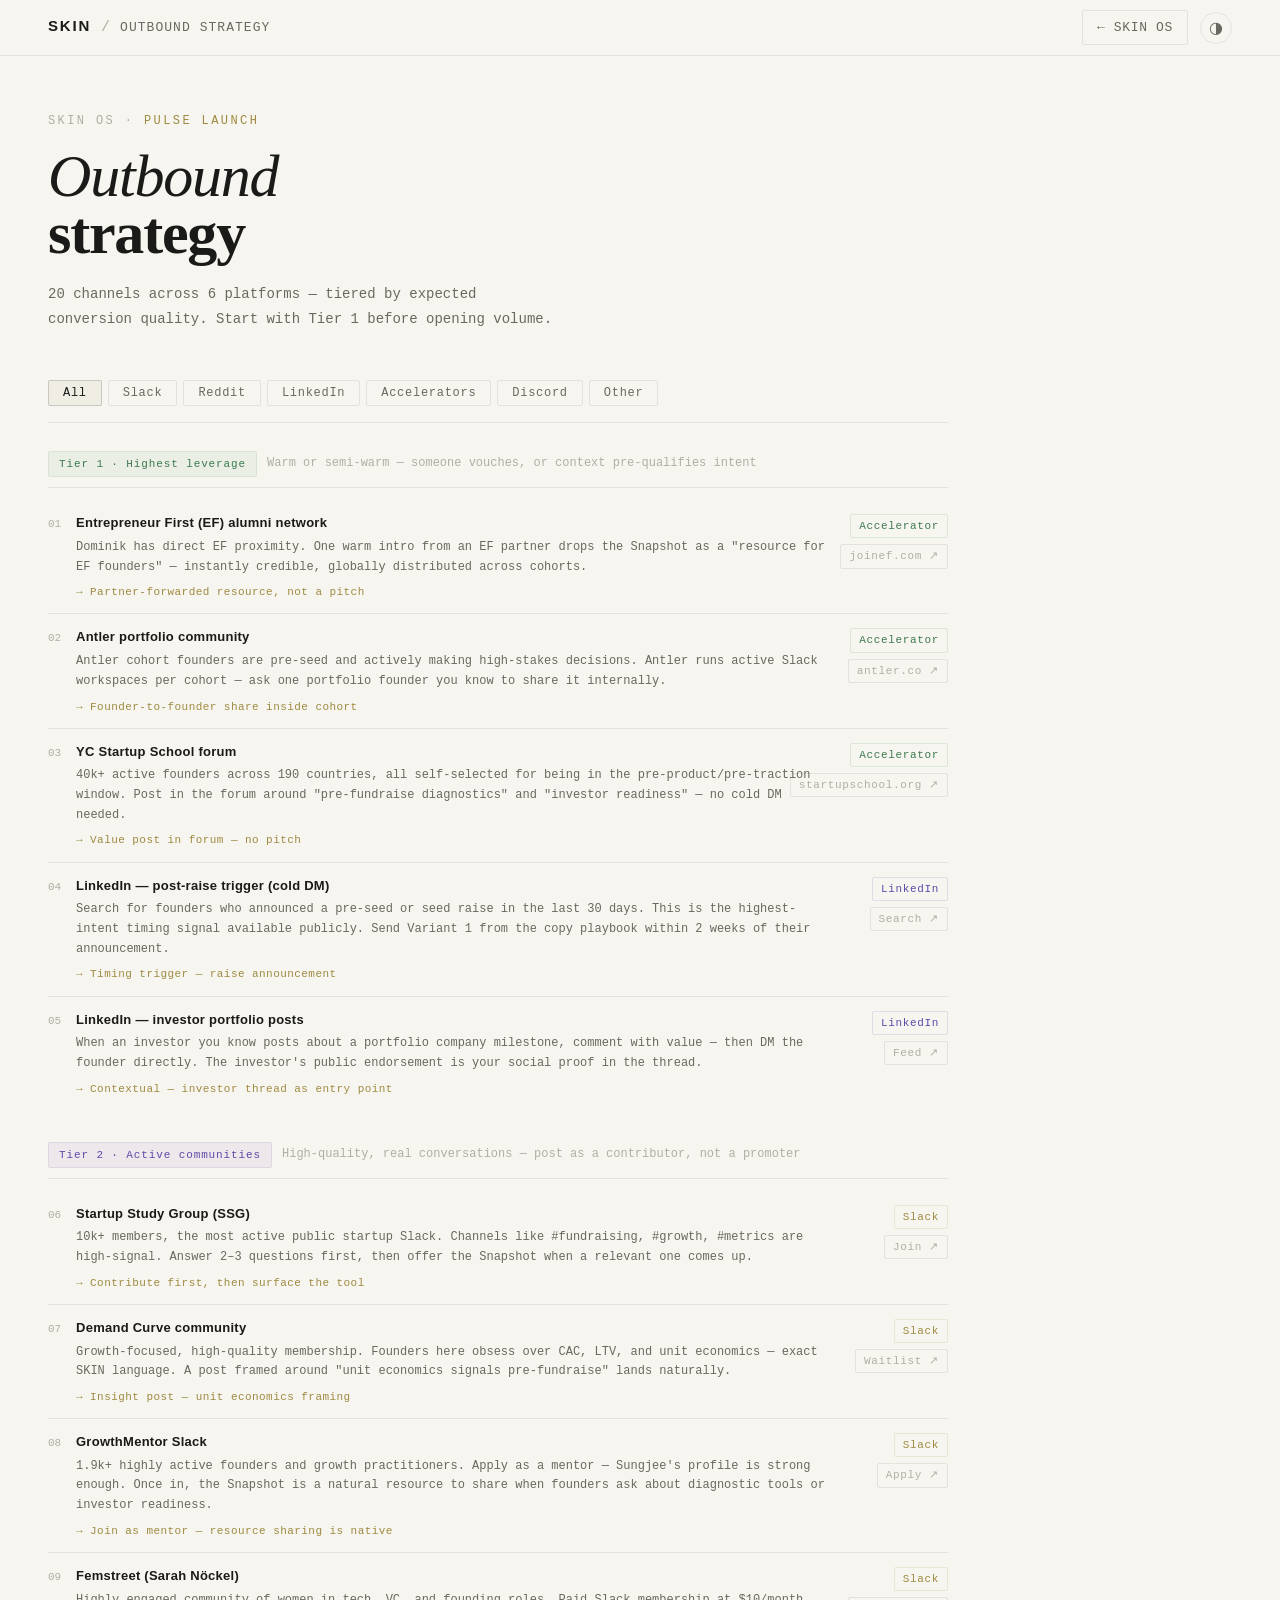
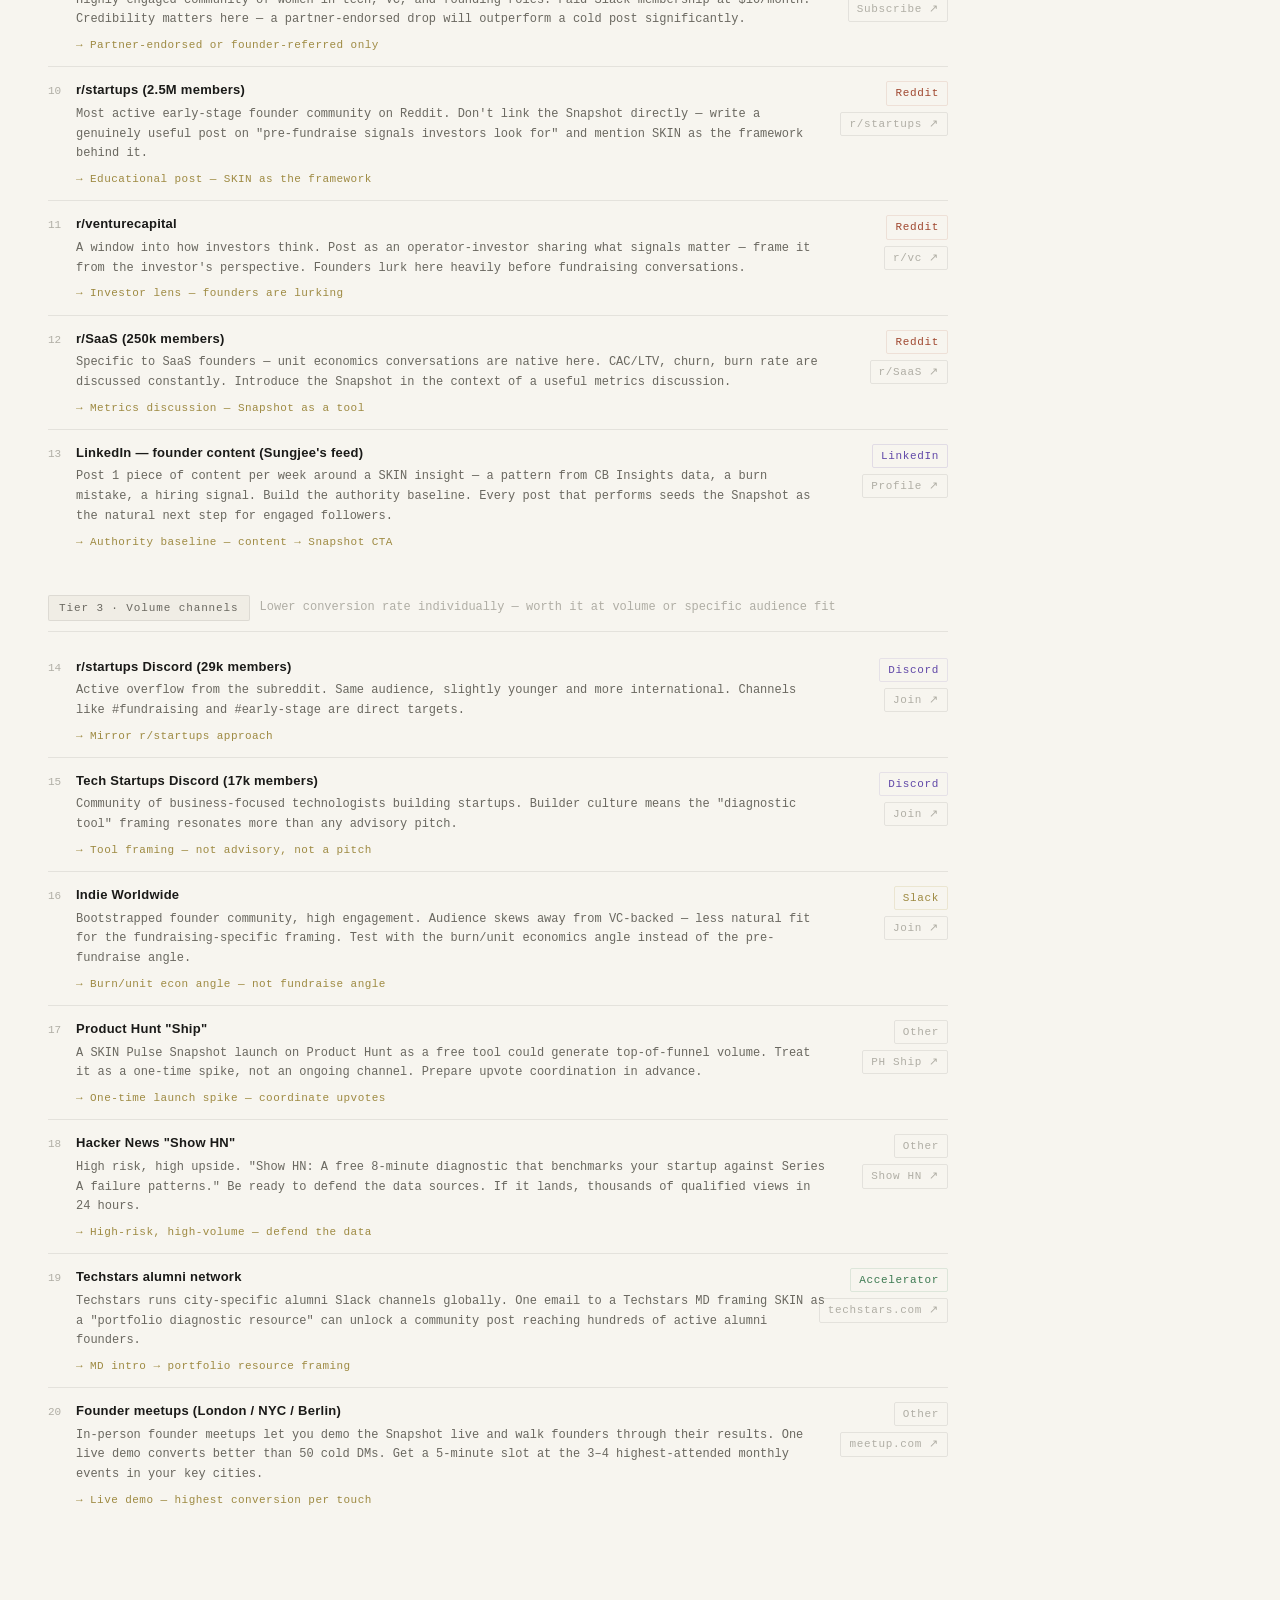
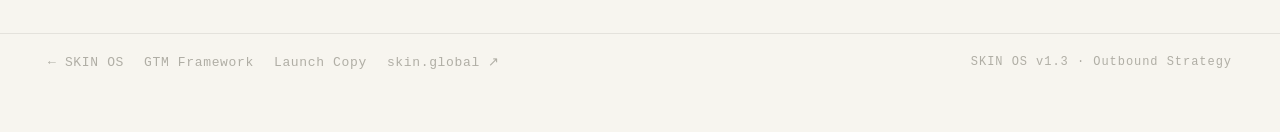
<file: skin-pulse-outbound.html>
<!DOCTYPE html>
<html lang="en">
<head>
<link rel="stylesheet" href="skin-os.css">
<meta charset="UTF-8">
<meta name="viewport" content="width=device-width, initial-scale=1.0">
<title>SKIN OS — Outbound Strategy</title>
<style>
*, *::before, *::after { box-sizing: border-box; margin: 0; padding: 0; }
body { background: var(--bg); color: var(--text); font-family: var(--mono); min-height: 100vh; display: flex; flex-direction: column; }
.topbar { display: flex; align-items: center; justify-content: space-between; padding: 0 48px; height: 56px; border-bottom: 1px solid var(--border); flex-shrink: 0; position: sticky; top: 0; z-index: 100; background: var(--bg); transition: background var(--ease), border-color var(--ease); }
.brand { display: flex; align-items: baseline; gap: 10px; text-decoration: none; color: inherit; transition: opacity var(--ease); }
.brand:hover { opacity: 0.7; }
.brand .logo { font-family: var(--sans); font-weight: 800; font-size: 15px; letter-spacing: 0.12em; }
.brand .sep { color: var(--text-dim); }
.brand .label { font-size: 13px; color: var(--text-muted); letter-spacing: 0.08em; text-transform: uppercase; }
.topbar-right { display: flex; align-items: center; gap: 12px; }
.page-wrap { flex: 1; overflow-y: auto; padding: 56px 48px 80px; }
.page-header { margin-bottom: 48px; }
.page-eyebrow { font-family: var(--mono); font-size: 12px; letter-spacing: 0.2em; color: var(--text-dim); text-transform: uppercase; margin-bottom: 16px; }
.page-eyebrow span { color: var(--accent); }
.page-title { font-family: var(--serif); font-size: 60px; font-weight: 400; font-style: italic; line-height: 0.95; letter-spacing: -0.02em; margin-bottom: 20px; }
.page-title strong { font-weight: 600; font-style: normal; display: block; }
.page-sub { font-family: var(--mono); font-size: 14px; color: var(--text-muted); line-height: 1.8; max-width: 520px; }
.content-max { max-width: 900px; }
.filter-bar { display: flex; gap: 6px; flex-wrap: wrap; margin-bottom: 28px; border-bottom: 1px solid var(--border); padding-bottom: 16px; }
.filt-btn { padding: 5px 14px; border: 1px solid var(--border); border-radius: var(--radius-sm); background: transparent; color: var(--text-muted); font-family: var(--mono); font-size: 12px; letter-spacing: 0.06em; cursor: pointer; transition: border-color var(--ease), background var(--ease), color var(--ease); }
.filt-btn.on { background: var(--bg3); color: var(--text); border-color: var(--border-h); }
.filt-btn:hover:not(.on) { background: var(--bg2); border-color: var(--border-h); }
.tier-block { margin-bottom: 32px; }
.tier-head { display: flex; align-items: center; gap: 10px; margin-bottom: 12px; padding-bottom: 10px; border-bottom: 1px solid var(--border); }
.tier-badge { font-family: var(--mono); font-size: 11px; font-weight: 500; letter-spacing: 0.08em; padding: 3px 10px; border-radius: var(--radius-sm); }
.t1-badge { background: rgba(143,184,154,0.12); color: var(--accent2); border: 1px solid rgba(143,184,154,0.2); }
.t2-badge { background: rgba(160,143,200,0.12); color: var(--accent3); border: 1px solid rgba(160,143,200,0.2); }
.t3-badge { background: var(--bg3); color: var(--text-muted); border: 1px solid var(--border); }
.tier-desc { font-family: var(--mono); font-size: 12px; color: var(--text-dim); }
.channel-row { display: grid; grid-template-columns: 28px 1fr 120px; padding: 12px 0; border-bottom: 1px solid var(--border); align-items: start; }
.channel-row:last-child { border-bottom: none; }
.channel-row.hidden { display: none; }
.ch-num { font-family: var(--mono); font-size: 11px; color: var(--text-dim); padding-top: 3px; }
.ch-name { font-family: var(--sans); font-size: 13px; font-weight: 600; color: var(--text); margin-bottom: 4px; letter-spacing: 0.02em; text-decoration: none; display: inline-block; transition: color var(--ease); }
a.ch-name:hover { color: var(--accent); }
.ch-note { font-family: var(--mono); font-size: 12px; color: var(--text-muted); line-height: 1.65; margin-bottom: 6px; }
.ch-angle { font-family: var(--mono); font-size: 11px; color: var(--accent); letter-spacing: 0.04em; }
.ch-right { display: flex; flex-direction: column; align-items: flex-end; gap: 6px; padding-top: 2px; }
.ch-platform { font-family: var(--mono); font-size: 11px; letter-spacing: 0.06em; padding: 2px 8px; border-radius: var(--radius-sm); border: 1px solid var(--border); color: var(--text-dim); white-space: nowrap; }
.plat-slack    { border-color: rgba(200,184,122,0.25); color: var(--accent); }
.plat-reddit   { border-color: rgba(200,138,122,0.2); color: var(--danger); }
.plat-linkedin { border-color: rgba(160,143,200,0.25); color: var(--accent3); }
.plat-accel    { border-color: rgba(143,184,154,0.25); color: var(--accent2); }
.plat-discord  { border-color: rgba(160,143,200,0.2); color: var(--accent3); }
.plat-other    { border-color: var(--border); color: var(--text-dim); }
.ch-link { font-family: var(--mono); font-size: 11px; color: var(--text-dim); text-decoration: none; letter-spacing: 0.06em; border: 1px solid var(--border); border-radius: var(--radius-sm); padding: 2px 8px; white-space: nowrap; transition: color var(--ease), border-color var(--ease); }
.ch-link:hover { color: var(--accent); border-color: rgba(200,184,122,0.3); }
.bottom-bar { border-top: 1px solid var(--border); padding: 18px 48px; display: flex; align-items: center; justify-content: space-between; flex-shrink: 0; }
.bottom-links { display: flex; gap: 20px; flex-wrap: wrap; }
.bottom-links a { font-size: 13px; color: var(--text-dim); text-decoration: none; letter-spacing: 0.05em; transition: color var(--ease); }
.bottom-links a:hover { color: var(--text-muted); }
.version { font-size: 12px; color: var(--text-dim); letter-spacing: 0.08em; }
@media (max-width: 820px) {
  .topbar { padding: 0 24px; }
  .brand .label, .brand .sep { display: none; }
  .page-wrap { padding: 36px 24px 60px; }
  .page-title { font-size: 40px; }
  .channel-row { grid-template-columns: 24px 1fr; }
  .ch-right { display: none; }
  .bottom-bar { padding: 16px 24px; flex-direction: column; gap: 12px; }
}
</style>
</head>
<body>

<header class="topbar">
  <a class="brand" href="index.html">
    <span class="logo">SKIN</span>
    <span class="sep">/</span>
    <span class="label">OUTBOUND STRATEGY</span>
  </a>
  <div class="topbar-right">
    <a href="index.html" class="btn-ghost">← SKIN OS</a>
    <button class="theme-toggle" id="theme-toggle" aria-label="Toggle day/night mode">
      <span class="icon-moon">◐</span>
      <span class="icon-sun">◑</span>
    </button>
  </div>
</header>

<div class="page-wrap">
  <div class="content-max">

    <header class="page-header">
      <div class="page-eyebrow">SKIN OS · <span>Pulse Launch</span></div>
      <h1 class="page-title">Outbound<br><strong>strategy</strong></h1>
      <p class="page-sub">20 channels across 6 platforms — tiered by expected conversion quality. Start with Tier 1 before opening volume.</p>
    </header>

    <div class="filter-bar">
      <button class="filt-btn on" onclick="filter('all',this)">All</button>
      <button class="filt-btn" onclick="filter('slack',this)">Slack</button>
      <button class="filt-btn" onclick="filter('reddit',this)">Reddit</button>
      <button class="filt-btn" onclick="filter('linkedin',this)">LinkedIn</button>
      <button class="filt-btn" onclick="filter('accel',this)">Accelerators</button>
      <button class="filt-btn" onclick="filter('discord',this)">Discord</button>
      <button class="filt-btn" onclick="filter('other',this)">Other</button>
    </div>

    <!-- TIER 1 -->
    <div class="tier-block">
      <div class="tier-head">
        <span class="tier-badge t1-badge">Tier 1 · Highest leverage</span>
        <span class="tier-desc">Warm or semi-warm — someone vouches, or context pre-qualifies intent</span>
      </div>

      <div class="channel-row" data-platform="accel">
        <div class="ch-num">01</div>
        <div class="ch-body">
          <a class="ch-name" href="https://www.joinef.com/" target="_blank" rel="noopener">Entrepreneur First (EF) alumni network</a>
          <div class="ch-note">Dominik has direct EF proximity. One warm intro from an EF partner drops the Snapshot as a "resource for EF founders" — instantly credible, globally distributed across cohorts.</div>
          <div class="ch-angle">→ Partner-forwarded resource, not a pitch</div>
        </div>
        <div class="ch-right">
          <span class="ch-platform plat-accel">Accelerator</span>
          <a class="ch-link" href="https://www.joinef.com/" target="_blank" rel="noopener">joinef.com ↗</a>
        </div>
      </div>

      <div class="channel-row" data-platform="accel">
        <div class="ch-num">02</div>
        <div class="ch-body">
          <a class="ch-name" href="https://www.antler.co/community" target="_blank" rel="noopener">Antler portfolio community</a>
          <div class="ch-note">Antler cohort founders are pre-seed and actively making high-stakes decisions. Antler runs active Slack workspaces per cohort — ask one portfolio founder you know to share it internally.</div>
          <div class="ch-angle">→ Founder-to-founder share inside cohort</div>
        </div>
        <div class="ch-right">
          <span class="ch-platform plat-accel">Accelerator</span>
          <a class="ch-link" href="https://www.antler.co/community" target="_blank" rel="noopener">antler.co ↗</a>
        </div>
      </div>

      <div class="channel-row" data-platform="accel">
        <div class="ch-num">03</div>
        <div class="ch-body">
          <a class="ch-name" href="https://www.startupschool.org/" target="_blank" rel="noopener">YC Startup School forum</a>
          <div class="ch-note">40k+ active founders across 190 countries, all self-selected for being in the pre-product/pre-traction window. Post in the forum around "pre-fundraise diagnostics" and "investor readiness" — no cold DM needed.</div>
          <div class="ch-angle">→ Value post in forum — no pitch</div>
        </div>
        <div class="ch-right">
          <span class="ch-platform plat-accel">Accelerator</span>
          <a class="ch-link" href="https://www.startupschool.org/" target="_blank" rel="noopener">startupschool.org ↗</a>
        </div>
      </div>

      <div class="channel-row" data-platform="linkedin">
        <div class="ch-num">04</div>
        <div class="ch-body">
          <a class="ch-name" href="https://www.linkedin.com/search/results/people/?keywords=founder+seed+raised&origin=GLOBAL_SEARCH_HEADER" target="_blank" rel="noopener">LinkedIn — post-raise trigger (cold DM)</a>
          <div class="ch-note">Search for founders who announced a pre-seed or seed raise in the last 30 days. This is the highest-intent timing signal available publicly. Send Variant 1 from the copy playbook within 2 weeks of their announcement.</div>
          <div class="ch-angle">→ Timing trigger — raise announcement</div>
        </div>
        <div class="ch-right">
          <span class="ch-platform plat-linkedin">LinkedIn</span>
          <a class="ch-link" href="https://www.linkedin.com/search/results/people/?keywords=founder+seed+raised&origin=GLOBAL_SEARCH_HEADER" target="_blank" rel="noopener">Search ↗</a>
        </div>
      </div>

      <div class="channel-row" data-platform="linkedin">
        <div class="ch-num">05</div>
        <div class="ch-body">
          <a class="ch-name" href="https://www.linkedin.com/feed/" target="_blank" rel="noopener">LinkedIn — investor portfolio posts</a>
          <div class="ch-note">When an investor you know posts about a portfolio company milestone, comment with value — then DM the founder directly. The investor's public endorsement is your social proof in the thread.</div>
          <div class="ch-angle">→ Contextual — investor thread as entry point</div>
        </div>
        <div class="ch-right">
          <span class="ch-platform plat-linkedin">LinkedIn</span>
          <a class="ch-link" href="https://www.linkedin.com/feed/" target="_blank" rel="noopener">Feed ↗</a>
        </div>
      </div>
    </div>

    <!-- TIER 2 -->
    <div class="tier-block">
      <div class="tier-head">
        <span class="tier-badge t2-badge">Tier 2 · Active communities</span>
        <span class="tier-desc">High-quality, real conversations — post as a contributor, not a promoter</span>
      </div>

      <div class="channel-row" data-platform="slack">
        <div class="ch-num">06</div>
        <div class="ch-body">
          <a class="ch-name" href="https://startupstudygroup.com/slack/" target="_blank" rel="noopener">Startup Study Group (SSG)</a>
          <div class="ch-note">10k+ members, the most active public startup Slack. Channels like #fundraising, #growth, #metrics are high-signal. Answer 2–3 questions first, then offer the Snapshot when a relevant one comes up.</div>
          <div class="ch-angle">→ Contribute first, then surface the tool</div>
        </div>
        <div class="ch-right">
          <span class="ch-platform plat-slack">Slack</span>
          <a class="ch-link" href="https://startupstudygroup.com/slack/" target="_blank" rel="noopener">Join ↗</a>
        </div>
      </div>

      <div class="channel-row" data-platform="slack">
        <div class="ch-num">07</div>
        <div class="ch-body">
          <a class="ch-name" href="https://www.demandcurve.com/community" target="_blank" rel="noopener">Demand Curve community</a>
          <div class="ch-note">Growth-focused, high-quality membership. Founders here obsess over CAC, LTV, and unit economics — exact SKIN language. A post framed around "unit economics signals pre-fundraise" lands naturally.</div>
          <div class="ch-angle">→ Insight post — unit economics framing</div>
        </div>
        <div class="ch-right">
          <span class="ch-platform plat-slack">Slack</span>
          <a class="ch-link" href="https://www.demandcurve.com/community" target="_blank" rel="noopener">Waitlist ↗</a>
        </div>
      </div>

      <div class="channel-row" data-platform="slack">
        <div class="ch-num">08</div>
        <div class="ch-body">
          <a class="ch-name" href="https://www.growthmentor.com/slack/" target="_blank" rel="noopener">GrowthMentor Slack</a>
          <div class="ch-note">1.9k+ highly active founders and growth practitioners. Apply as a mentor — Sungjee's profile is strong enough. Once in, the Snapshot is a natural resource to share when founders ask about diagnostic tools or investor readiness.</div>
          <div class="ch-angle">→ Join as mentor — resource sharing is native</div>
        </div>
        <div class="ch-right">
          <span class="ch-platform plat-slack">Slack</span>
          <a class="ch-link" href="https://www.growthmentor.com/slack/" target="_blank" rel="noopener">Apply ↗</a>
        </div>
      </div>

      <div class="channel-row" data-platform="slack">
        <div class="ch-num">09</div>
        <div class="ch-body">
          <a class="ch-name" href="https://femstreet.substack.com/" target="_blank" rel="noopener">Femstreet (Sarah Nöckel)</a>
          <div class="ch-note">Highly engaged community of women in tech, VC, and founding roles. Paid Slack membership at $10/month. Credibility matters here — a partner-endorsed drop will outperform a cold post significantly.</div>
          <div class="ch-angle">→ Partner-endorsed or founder-referred only</div>
        </div>
        <div class="ch-right">
          <span class="ch-platform plat-slack">Slack</span>
          <a class="ch-link" href="https://femstreet.substack.com/" target="_blank" rel="noopener">Subscribe ↗</a>
        </div>
      </div>

      <div class="channel-row" data-platform="reddit">
        <div class="ch-num">10</div>
        <div class="ch-body">
          <a class="ch-name" href="https://www.reddit.com/r/startups/" target="_blank" rel="noopener">r/startups (2.5M members)</a>
          <div class="ch-note">Most active early-stage founder community on Reddit. Don't link the Snapshot directly — write a genuinely useful post on "pre-fundraise signals investors look for" and mention SKIN as the framework behind it.</div>
          <div class="ch-angle">→ Educational post — SKIN as the framework</div>
        </div>
        <div class="ch-right">
          <span class="ch-platform plat-reddit">Reddit</span>
          <a class="ch-link" href="https://www.reddit.com/r/startups/" target="_blank" rel="noopener">r/startups ↗</a>
        </div>
      </div>

      <div class="channel-row" data-platform="reddit">
        <div class="ch-num">11</div>
        <div class="ch-body">
          <a class="ch-name" href="https://www.reddit.com/r/venturecapital/" target="_blank" rel="noopener">r/venturecapital</a>
          <div class="ch-note">A window into how investors think. Post as an operator-investor sharing what signals matter — frame it from the investor's perspective. Founders lurk here heavily before fundraising conversations.</div>
          <div class="ch-angle">→ Investor lens — founders are lurking</div>
        </div>
        <div class="ch-right">
          <span class="ch-platform plat-reddit">Reddit</span>
          <a class="ch-link" href="https://www.reddit.com/r/venturecapital/" target="_blank" rel="noopener">r/vc ↗</a>
        </div>
      </div>

      <div class="channel-row" data-platform="reddit">
        <div class="ch-num">12</div>
        <div class="ch-body">
          <a class="ch-name" href="https://www.reddit.com/r/SaaS/" target="_blank" rel="noopener">r/SaaS (250k members)</a>
          <div class="ch-note">Specific to SaaS founders — unit economics conversations are native here. CAC/LTV, churn, burn rate are discussed constantly. Introduce the Snapshot in the context of a useful metrics discussion.</div>
          <div class="ch-angle">→ Metrics discussion — Snapshot as a tool</div>
        </div>
        <div class="ch-right">
          <span class="ch-platform plat-reddit">Reddit</span>
          <a class="ch-link" href="https://www.reddit.com/r/SaaS/" target="_blank" rel="noopener">r/SaaS ↗</a>
        </div>
      </div>

      <div class="channel-row" data-platform="linkedin">
        <div class="ch-num">13</div>
        <div class="ch-body">
          <a class="ch-name" href="https://www.linkedin.com/in/sungjee/" target="_blank" rel="noopener">LinkedIn — founder content (Sungjee's feed)</a>
          <div class="ch-note">Post 1 piece of content per week around a SKIN insight — a pattern from CB Insights data, a burn mistake, a hiring signal. Build the authority baseline. Every post that performs seeds the Snapshot as the natural next step for engaged followers.</div>
          <div class="ch-angle">→ Authority baseline — content → Snapshot CTA</div>
        </div>
        <div class="ch-right">
          <span class="ch-platform plat-linkedin">LinkedIn</span>
          <a class="ch-link" href="https://www.linkedin.com/in/sungjee/" target="_blank" rel="noopener">Profile ↗</a>
        </div>
      </div>
    </div>

    <!-- TIER 3 -->
    <div class="tier-block">
      <div class="tier-head">
        <span class="tier-badge t3-badge">Tier 3 · Volume channels</span>
        <span class="tier-desc">Lower conversion rate individually — worth it at volume or specific audience fit</span>
      </div>

      <div class="channel-row" data-platform="discord">
        <div class="ch-num">14</div>
        <div class="ch-body">
          <a class="ch-name" href="https://discord.gg/yjMZU8g" target="_blank" rel="noopener">r/startups Discord (29k members)</a>
          <div class="ch-note">Active overflow from the subreddit. Same audience, slightly younger and more international. Channels like #fundraising and #early-stage are direct targets.</div>
          <div class="ch-angle">→ Mirror r/startups approach</div>
        </div>
        <div class="ch-right">
          <span class="ch-platform plat-discord">Discord</span>
          <a class="ch-link" href="https://discord.gg/yjMZU8g" target="_blank" rel="noopener">Join ↗</a>
        </div>
      </div>

      <div class="channel-row" data-platform="discord">
        <div class="ch-num">15</div>
        <div class="ch-body">
          <a class="ch-name" href="https://discord.com/invite/startups" target="_blank" rel="noopener">Tech Startups Discord (17k members)</a>
          <div class="ch-note">Community of business-focused technologists building startups. Builder culture means the "diagnostic tool" framing resonates more than any advisory pitch.</div>
          <div class="ch-angle">→ Tool framing — not advisory, not a pitch</div>
        </div>
        <div class="ch-right">
          <span class="ch-platform plat-discord">Discord</span>
          <a class="ch-link" href="https://discord.com/invite/startups" target="_blank" rel="noopener">Join ↗</a>
        </div>
      </div>

      <div class="channel-row" data-platform="slack">
        <div class="ch-num">16</div>
        <div class="ch-body">
          <a class="ch-name" href="https://indieworldwide.co/" target="_blank" rel="noopener">Indie Worldwide</a>
          <div class="ch-note">Bootstrapped founder community, high engagement. Audience skews away from VC-backed — less natural fit for the fundraising-specific framing. Test with the burn/unit economics angle instead of the pre-fundraise angle.</div>
          <div class="ch-angle">→ Burn/unit econ angle — not fundraise angle</div>
        </div>
        <div class="ch-right">
          <span class="ch-platform plat-slack">Slack</span>
          <a class="ch-link" href="https://indieworldwide.co/" target="_blank" rel="noopener">Join ↗</a>
        </div>
      </div>

      <div class="channel-row" data-platform="other">
        <div class="ch-num">17</div>
        <div class="ch-body">
          <a class="ch-name" href="https://www.producthunt.com/ship" target="_blank" rel="noopener">Product Hunt "Ship"</a>
          <div class="ch-note">A SKIN Pulse Snapshot launch on Product Hunt as a free tool could generate top-of-funnel volume. Treat it as a one-time spike, not an ongoing channel. Prepare upvote coordination in advance.</div>
          <div class="ch-angle">→ One-time launch spike — coordinate upvotes</div>
        </div>
        <div class="ch-right">
          <span class="ch-platform plat-other">Other</span>
          <a class="ch-link" href="https://www.producthunt.com/ship" target="_blank" rel="noopener">PH Ship ↗</a>
        </div>
      </div>

      <div class="channel-row" data-platform="other">
        <div class="ch-num">18</div>
        <div class="ch-body">
          <a class="ch-name" href="https://news.ycombinator.com/show" target="_blank" rel="noopener">Hacker News "Show HN"</a>
          <div class="ch-note">High risk, high upside. "Show HN: A free 8-minute diagnostic that benchmarks your startup against Series A failure patterns." Be ready to defend the data sources. If it lands, thousands of qualified views in 24 hours.</div>
          <div class="ch-angle">→ High-risk, high-volume — defend the data</div>
        </div>
        <div class="ch-right">
          <span class="ch-platform plat-other">Other</span>
          <a class="ch-link" href="https://news.ycombinator.com/show" target="_blank" rel="noopener">Show HN ↗</a>
        </div>
      </div>

      <div class="channel-row" data-platform="accel">
        <div class="ch-num">19</div>
        <div class="ch-body">
          <a class="ch-name" href="https://www.techstars.com/the-community" target="_blank" rel="noopener">Techstars alumni network</a>
          <div class="ch-note">Techstars runs city-specific alumni Slack channels globally. One email to a Techstars MD framing SKIN as a "portfolio diagnostic resource" can unlock a community post reaching hundreds of active alumni founders.</div>
          <div class="ch-angle">→ MD intro → portfolio resource framing</div>
        </div>
        <div class="ch-right">
          <span class="ch-platform plat-accel">Accelerator</span>
          <a class="ch-link" href="https://www.techstars.com/the-community" target="_blank" rel="noopener">techstars.com ↗</a>
        </div>
      </div>

      <div class="channel-row" data-platform="other">
        <div class="ch-num">20</div>
        <div class="ch-body">
          <a class="ch-name" href="https://www.meetup.com/find/?keywords=startup+founder&source=EVENTS" target="_blank" rel="noopener">Founder meetups (London / NYC / Berlin)</a>
          <div class="ch-note">In-person founder meetups let you demo the Snapshot live and walk founders through their results. One live demo converts better than 50 cold DMs. Get a 5-minute slot at the 3–4 highest-attended monthly events in your key cities.</div>
          <div class="ch-angle">→ Live demo — highest conversion per touch</div>
        </div>
        <div class="ch-right">
          <span class="ch-platform plat-other">Other</span>
          <a class="ch-link" href="https://www.meetup.com/find/?keywords=startup+founder&source=EVENTS" target="_blank" rel="noopener">meetup.com ↗</a>
        </div>
      </div>

    </div>
  </div>
</div>

<footer class="bottom-bar">
  <div class="bottom-links">
    <a href="index.html">← SKIN OS</a>
    <a href="skin-pulse-gtm.html">GTM Framework</a>
    <a href="skin-pulse-copy.html">Launch Copy</a>
    <a href="https://skin.global" target="_blank">skin.global ↗</a>
  </div>
  <div class="version">SKIN OS v1.3 · Outbound Strategy</div>
</footer>

<script src="skin-os.js"></script>
<script>
function filter(p, btn) {
  document.querySelectorAll('.filt-btn').forEach(b => b.classList.remove('on'));
  btn.classList.add('on');
  document.querySelectorAll('.channel-row').forEach(r => {
    r.classList.toggle('hidden', p !== 'all' && r.dataset.platform !== p);
  });
  document.querySelectorAll('.tier-block').forEach(tb => {
    tb.style.display = [...tb.querySelectorAll('.channel-row')].some(r => !r.classList.contains('hidden')) ? '' : 'none';
  });
}
</script>
</body>
</html>
</file>
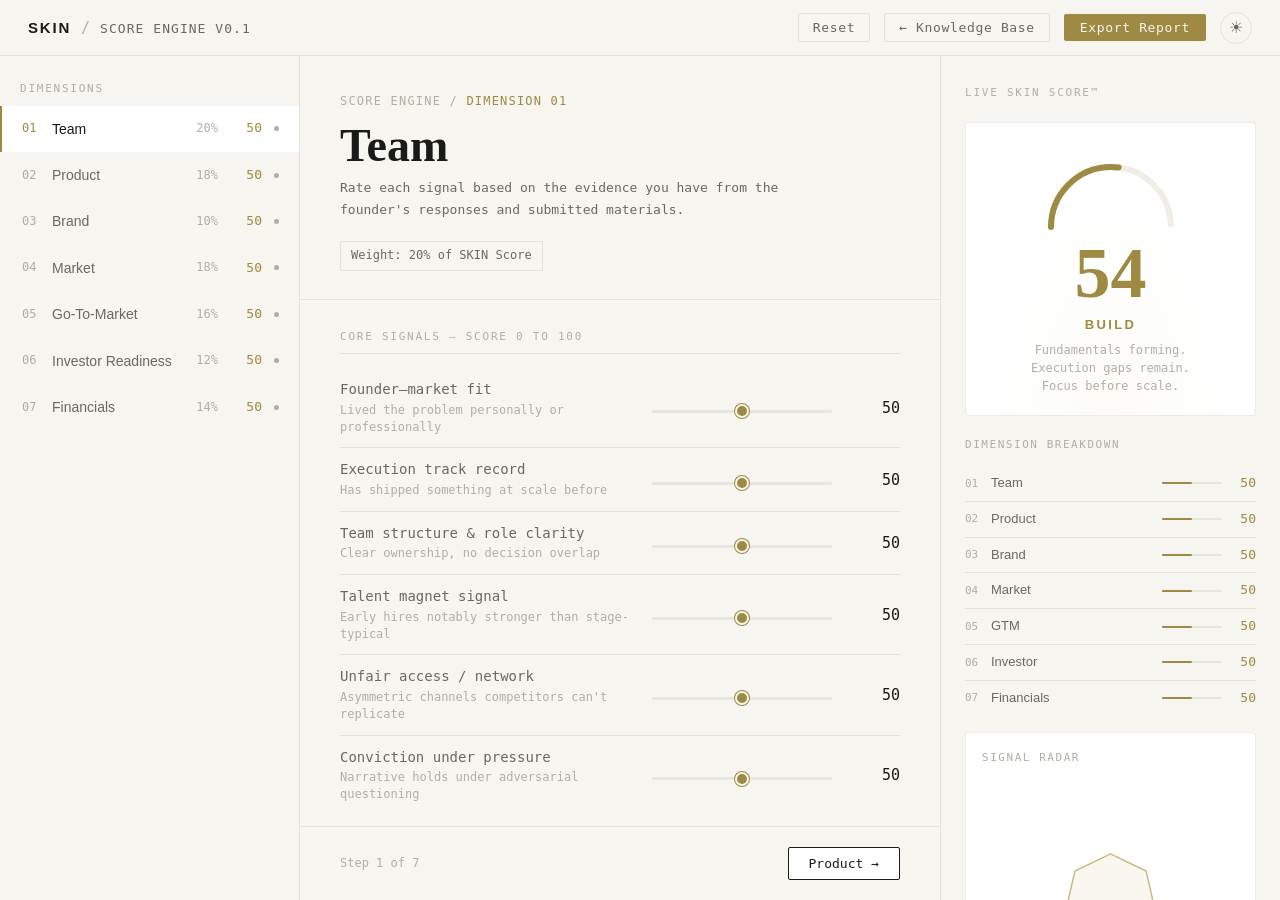
<file: skin-score-engine.html>
<!DOCTYPE html>
<html lang="en">
<head>
<link rel="stylesheet" href="skin-os.css">
<meta charset="UTF-8">
<meta name="viewport" content="width=device-width, initial-scale=1.0">
<title>SKIN Score Engine</title>
<style>


*, *::before, *::after { box-sizing: border-box; margin: 0; padding: 0; }

body {
  background: var(--bg);
  color: var(--text);
  font-family: var(--mono);
  font-size: 15px;
  line-height: 1.6;
  min-height: 100vh;
}

/* ── LAYOUT ── */
.shell {
  display: grid;
  grid-template-columns: 300px 1fr 340px;
  grid-template-rows: 56px 1fr;
  height: 100vh;
  overflow: hidden;
}

/* ── TOPBAR ── */
.topbar {
  grid-column: 1 / -1;
  display: flex;
  align-items: center;
  justify-content: space-between;
  padding: 0 28px;
  border-bottom: 1px solid var(--border);
  background: var(--bg);
  z-index: 100;
}
.brand { display: flex; align-items: baseline; gap: 10px; transition: opacity 0.15s; }
.brand:hover { opacity: 0.75; }
.brand .logo { font-family: var(--sans); font-weight: 800; font-size: 15px; letter-spacing: 0.12em; }
.brand .sep { color: var(--text-dim); }
.brand .label { font-size: 13px; color: var(--text-muted); letter-spacing: 0.08em; text-transform: uppercase; }
.topbar-actions { display: flex; align-items: center; gap: 14px; }
.btn-ghost {
  font-family: var(--mono); font-size: 13px; color: var(--text-muted);
  border: 1px solid var(--border); padding: 6px 14px; border-radius: 2px;
  cursor: pointer; background: none; transition: all 0.15s; letter-spacing: 0.05em;
}
.btn-ghost:hover { border-color: var(--border-hover); color: var(--text); }
.btn-primary {
  font-family: var(--mono); font-size: 13px; color: var(--bg);
  background: var(--accent); border: none; padding: 6px 16px; border-radius: 2px;
  cursor: pointer; transition: opacity 0.15s; letter-spacing: 0.05em; font-weight: 500;
}
.btn-primary:hover { opacity: 0.88; }

/* ── LEFT PANEL: DIMENSION NAV ── */
.dim-nav {
  border-right: 1px solid var(--border);
  overflow-y: auto;
  padding: 20px 0;
  background: var(--bg);
}
.nav-section { font-size: 11px; letter-spacing: 0.16em; color: var(--text-dim); text-transform: uppercase; padding: 0 20px 8px; margin-top: 4px; }
.dim-item {
  padding: 12px 20px; cursor: pointer; border-left: 2px solid transparent;
  transition: all 0.15s; display: flex; align-items: center; gap: 12px;
}
.dim-item:hover { background: var(--bg2); }
.dim-item.active { background: var(--bg2); border-left-color: var(--accent); }
.dim-idx { font-size: 12px; color: var(--text-dim); min-width: 18px; }
.dim-item.active .dim-idx { color: var(--accent); }
.dim-label { font-family: var(--sans); font-size: 14px; font-weight: 500; color: var(--text-muted); flex: 1; }
.dim-item.active .dim-label { color: var(--text); }
.dim-pct { font-size: 12px; color: var(--text-dim); }
.dim-mini-score {
  font-size: 13px; font-family: var(--mono); min-width: 32px; text-align: right;
}

/* Completion indicator dots */
.dim-dot {
  width: 5px; height: 5px; border-radius: 50%;
  background: var(--text-dim); flex-shrink: 0;
  transition: background 0.3s;
}
.dim-dot.partial { background: var(--accent); }
.dim-dot.complete { background: var(--accent2); }

/* ── CENTER PANEL: SCORING FORM ── */
.scorer {
  overflow-y: auto;
  background: var(--bg);
}

.dim-panel { display: none; }
.dim-panel.active { display: block; animation: fadeUp 0.2s ease; }
@keyframes fadeUp { from{opacity:0;transform:translateY(8px)} to{opacity:1;transform:translateY(0)} }

.panel-head {
  padding: 36px 40px 28px;
  border-bottom: 1px solid var(--border);
  position: relative; overflow: hidden;
}
.panel-head::before {
  content: attr(data-num);
  position: absolute; right: 40px; top: 10px;
  font-family: var(--serif); font-size: 110px; font-style: italic;
  color: rgba(255,255,255,0.025); line-height: 1;
  pointer-events: none; user-select: none;
}
.panel-crumb { font-size: 12px; color: var(--text-dim); letter-spacing: 0.1em; text-transform: uppercase; margin-bottom: 12px; }
.panel-crumb span { color: var(--accent); }
.panel-title { font-family: var(--serif); font-size: 46px; font-weight: 600; line-height: 1; margin-bottom: 8px; }
.panel-sub { font-size: 13px; color: var(--text-muted); max-width: 440px; line-height: 1.7; margin-bottom: 20px; }
.weight-badge {
  display: inline-flex; align-items: center; gap: 6px;
  font-size: 12px; color: var(--text-muted); border: 1px solid var(--border);
  padding: 4px 10px; border-radius: 2px;
}

/* Score sliders */
.signals-form { padding: 28px 40px 48px; }
.signal-group { margin-bottom: 32px; }
.group-label {
  font-size: 11px; letter-spacing: 0.16em; color: var(--text-dim);
  text-transform: uppercase; margin-bottom: 14px;
  padding-bottom: 8px; border-bottom: 1px solid var(--border);
}

.signal-row {
  display: grid;
  grid-template-columns: 1fr 180px 52px;
  align-items: center; gap: 16px;
  padding: 12px 0;
  border-bottom: 1px solid var(--border);
}
.signal-row:last-child { border-bottom: none; }

.signal-name { font-size: 14px; color: var(--text-muted); line-height: 1.4; }
.signal-name em { display: block; font-size: 12px; color: var(--text-dim); font-style: normal; margin-top: 2px; }

/* Custom range slider */
.slider-wrap { position: relative; }
input[type=range] {
  -webkit-appearance: none; appearance: none;
  width: 100%; height: 3px;
  background: var(--bg4);
  border-radius: 2px; outline: none; cursor: pointer;
}
input[type=range]::-webkit-slider-thumb {
  -webkit-appearance: none; appearance: none;
  width: 14px; height: 14px;
  border-radius: 50%;
  background: var(--accent);
  border: 2px solid var(--bg);
  box-shadow: 0 0 0 1px var(--accent);
  cursor: pointer;
  transition: transform 0.1s;
}
input[type=range]::-webkit-slider-thumb:hover { transform: scale(1.2); }

.slider-val {
  font-family: var(--mono); font-size: 15px; font-weight: 500;
  text-align: right; min-width: 32px;
  transition: color 0.2s;
}

/* Signal confidence (optional) */
.confidence-row {
  display: flex; gap: 6px; padding: 6px 0 12px; padding-left: 0;
}
.conf-btn {
  font-size: 11px; font-family: var(--mono); letter-spacing: 0.08em;
  border: 1px solid var(--border); padding: 3px 8px; border-radius: 2px;
  cursor: pointer; background: none; color: var(--text-dim);
  transition: all 0.15s;
}
.conf-btn:hover { border-color: var(--border-hover); color: var(--text-muted); }
.conf-btn.sel { background: var(--bg3); border-color: var(--border-active); color: var(--text); }

/* Navigation footer */
.panel-footer {
  display: flex; align-items: center; justify-content: space-between;
  padding: 20px 40px; border-top: 1px solid var(--border);
  position: sticky; bottom: 0; background: var(--bg); z-index: 10;
}
.nav-btn {
  font-family: var(--mono); font-size: 13px;
  border: 1px solid var(--border); padding: 8px 20px; border-radius: 2px;
  cursor: pointer; background: none; color: var(--text-muted); transition: all 0.15s;
}
.nav-btn:hover { border-color: var(--border-hover); color: var(--text); }
.nav-btn.next {
  background: var(--bg2); border-color: var(--border-hover); color: var(--text);
}
.step-indicator { font-size: 12px; color: var(--text-dim); }

/* ── RIGHT PANEL: LIVE SCORE ── */
.score-panel {
  border-left: 1px solid var(--border);
  overflow-y: auto;
  background: var(--bg);
  padding: 28px 24px 48px;
}

.score-panel-title {
  font-size: 11px; letter-spacing: 0.16em; color: var(--text-dim);
  text-transform: uppercase; margin-bottom: 20px;
}

/* Big score dial */
.score-dial-wrap {
  display: flex; flex-direction: column; align-items: center;
  padding: 24px 0 20px; margin-bottom: 16px;
  border: 1px solid var(--border); border-radius: 4px;
  background: var(--bg2); position: relative; overflow: hidden;
}
.score-dial-wrap::before {
  content: '';
  position: absolute; inset: 0;
  background: radial-gradient(ellipse at 50% 110%, rgba(200,184,122,0.06) 0%, transparent 60%);
  pointer-events: none;
}

.dial-svg { position: relative; z-index: 1; }

.skin-score-num {
  font-family: var(--serif); font-size: 72px; font-weight: 600;
  line-height: 1; text-align: center;
  transition: all 0.5s cubic-bezier(0.4,0,0.2,1);
  position: relative; z-index: 1;
}
.mode-label {
  font-family: var(--sans); font-size: 13px; font-weight: 600;
  letter-spacing: 0.18em; text-transform: uppercase;
  margin-top: 6px; text-align: center;
  transition: color 0.4s;
  position: relative; z-index: 1;
}
.mode-desc {
  font-size: 12px; color: var(--text-dim); text-align: center;
  max-width: 200px; line-height: 1.5; margin-top: 6px;
  position: relative; z-index: 1;
}

/* Dimension breakdown bars */
.breakdown-section { margin-top: 20px; }
.breakdown-title { font-size: 11px; letter-spacing: 0.14em; color: var(--text-dim); text-transform: uppercase; margin-bottom: 12px; }

.breakdown-row {
  display: flex; align-items: center; gap: 10px;
  padding: 7px 0; border-bottom: 1px solid var(--border);
  cursor: pointer; transition: all 0.15s;
}
.breakdown-row:last-child { border-bottom: none; }
.breakdown-row:hover .bd-label { color: var(--text); }

.bd-num { font-size: 11px; color: var(--text-dim); min-width: 16px; }
.bd-label { font-family: var(--sans); font-size: 13px; color: var(--text-muted); flex: 1; transition: color 0.15s; }
.bd-bar-wrap { width: 60px; height: 2px; background: var(--bg4); border-radius: 2px; }
.bd-bar { height: 100%; border-radius: 2px; transition: width 0.5s cubic-bezier(0.4,0,0.2,1); }
.bd-val { font-size: 13px; color: var(--text-muted); min-width: 24px; text-align: right; }

/* Radar chart */
.radar-wrap {
  border: 1px solid var(--border); border-radius: 4px;
  background: var(--bg2); padding: 16px; margin-top: 16px;
}
.radar-title { font-size: 11px; letter-spacing: 0.14em; color: var(--text-dim); text-transform: uppercase; margin-bottom: 12px; }

/* Mode cards */
.mode-guide { margin-top: 20px; }
.mode-guide-title { font-size: 11px; letter-spacing: 0.14em; color: var(--text-dim); text-transform: uppercase; margin-bottom: 10px; }

.mode-card {
  border: 1px solid var(--border); border-radius: 4px;
  padding: 12px 14px; margin-bottom: 6px;
  display: flex; align-items: flex-start; gap: 10px;
  transition: border-color 0.3s;
}
.mode-card.current { border-color: var(--accent); background: var(--bg2); }
.mode-range { font-size: 12px; color: var(--text-dim); min-width: 44px; font-family: var(--mono); }
.mode-card.current .mode-range { color: var(--accent); }
.mode-info .mode-name { font-family: var(--sans); font-size: 13px; font-weight: 600; color: var(--text-muted); letter-spacing: 0.08em; }
.mode-card.current .mode-name { color: var(--text); }
.mode-info .mode-detail { font-size: 12px; color: var(--text-dim); line-height: 1.5; margin-top: 2px; }

/* Priority flags */
.flags-section { margin-top: 20px; }
.flags-title { font-size: 11px; letter-spacing: 0.14em; color: var(--text-dim); text-transform: uppercase; margin-bottom: 10px; }
.flag-item {
  display: flex; align-items: flex-start; gap: 8px;
  padding: 8px 0; border-bottom: 1px solid var(--border);
  font-size: 13px;
}
.flag-item:last-child { border-bottom: none; }
.flag-icon { font-size: 12px; min-width: 16px; margin-top: 1px; }
.flag-text { color: var(--text-muted); line-height: 1.5; }
.flag-text strong { color: var(--text); font-weight: 400; }

/* Progress bar on score dial */
.arc-track { fill: none; stroke: var(--bg3); stroke-width: 6; }
.arc-fill  { fill: none; stroke-width: 6; stroke-linecap: round; transition: stroke-dashoffset 0.6s cubic-bezier(0.4,0,0.2,1), stroke 0.4s; }

.scrollbar-thin { scrollbar-width: thin; scrollbar-color: var(--bg3) transparent; }

/* Hidden on desktop, revealed in mobile media query */
.mobile-score-bar { display: none; grid-column: 1 / -1; }
.mobile-dim-nav   { display: none; grid-column: 1 / -1; }

@media (max-width: 1100px) {
  .shell { grid-template-columns: 200px 1fr 260px; }
}

@media (max-width: 860px) {
  .shell {
    grid-template-columns: 1fr;
    grid-template-rows: 56px auto auto 1fr;
    height: auto;
    min-height: 100vh;
    overflow: visible;
  }
  .dim-nav { display: none; }
  .score-panel { display: none; }
  .scorer {
    height: auto;
    overflow: visible;
    grid-column: 1;
  }

  /* Mobile score summary bar */
  .mobile-score-bar {
    display: flex !important;
    align-items: center;
    justify-content: space-between;
    padding: 10px 20px;
    background: var(--bg2);
    border-bottom: 1px solid var(--border);
  }

  /* Mobile dimension nav strip */
  .mobile-dim-nav {
    display: flex !important;
    overflow-x: auto;
    gap: 6px;
    padding: 10px 16px;
    border-bottom: 1px solid var(--border);
    background: var(--bg);
    scrollbar-width: none;
  }
  .mobile-dim-nav::-webkit-scrollbar { display: none; }
  .mobile-dim-btn {
    flex-shrink: 0;
    font-family: var(--mono);
    font-size: 13px;
    padding: 6px 14px;
    border: 1px solid var(--border);
    border-radius: 20px;
    background: none;
    color: var(--text-muted);
    cursor: pointer;
    white-space: nowrap;
    transition: all 0.15s;
  }
  .mobile-dim-btn.active {
    border-color: var(--accent);
    color: var(--accent);
    background: var(--bg2);
  }
  .mobile-dim-btn:hover { border-color: var(--border-h); color: var(--text); }
  .mobile-score-label { font-size: 12px; color: var(--text-muted); }
  .mobile-score-num { font-family: var(--serif); font-size: 28px; font-weight: 600; }
  .mobile-score-mode { font-family: var(--sans); font-size: 11px; letter-spacing: 0.12em; color: var(--accent); }

  /* Step nav */
  .mobile-step-nav {
    display: flex;
    overflow-x: auto;
    gap: 4px;
    padding: 8px 16px;
    border-bottom: 1px solid var(--border);
    background: var(--bg);
    scrollbar-width: none;
  }
  .mobile-step-nav::-webkit-scrollbar { display: none; }
  .mobile-step-btn {
    flex-shrink: 0;
    font-family: var(--mono);
    font-size: 11px;
    padding: 4px 10px;
    border: 1px solid var(--border);
    border-radius: 20px;
    background: none;
    color: var(--text-muted);
    cursor: pointer;
    white-space: nowrap;
  }
  .mobile-step-btn.active {
    border-color: var(--accent);
    color: var(--accent);
    background: var(--bg2);
  }

  .panel-head { padding: 24px 20px 18px; }
  .panel-title { font-size: 36px; }
  .signals-form { padding: 20px 20px 32px; }
  .signal-row {
    grid-template-columns: 1fr;
    gap: 8px;
    padding: 14px 0;
  }
  .slider-wrap input[type=range] { width: 100%; }
  .slider-val { text-align: left; }
  .panel-footer { padding: 16px 20px; }

  .topbar { padding: 0 16px; }
  /* Hide subtitle on mobile */
  .brand .sep, .brand .label { display: none; }
  .topbar-actions { gap: 6px; }
  .btn-ghost { padding: 5px 10px; font-size: 11px; }
  .btn-primary { padding: 5px 12px; font-size: 11px; }
}
</style>
</head>
<body>
<div class="shell">

  <!-- TOPBAR -->
  <header class="topbar">
    <a href="index.html" class="brand" style="text-decoration:none;color:inherit;cursor:pointer;" title="Back to SKIN OS home">
      <span class="logo">SKIN</span>
      <span class="sep">/</span>
      <span class="label">Score Engine v0.1</span>
    </a>
    <div class="topbar-actions">
      <button class="btn-ghost" onclick="resetAll()">Reset</button>
      <button class="btn-ghost" onclick="window.location.href='skin-knowledge-base.html'">← Knowledge Base</button>
      <button class="btn-primary" onclick="exportReport()">Export Report</button>
    </div>
  </header>

  <!-- LEFT: DIM NAV -->
  <nav class="dim-nav scrollbar-thin">
    <div class="nav-section">Dimensions</div>
    <div class="dim-item active" data-panel="p1" onclick="goTo(1)">
      <span class="dim-idx">01</span>
      <span class="dim-label">Team</span>
      <span class="dim-pct">20%</span>
      <span class="dim-mini-score" id="nav-score-1" style="color:var(--text-dim)">—</span>
      <span class="dim-dot" id="dot-1"></span>
    </div>
    <div class="dim-item" data-panel="p2" onclick="goTo(2)">
      <span class="dim-idx">02</span>
      <span class="dim-label">Product</span>
      <span class="dim-pct">18%</span>
      <span class="dim-mini-score" id="nav-score-2" style="color:var(--text-dim)">—</span>
      <span class="dim-dot" id="dot-2"></span>
    </div>
    <div class="dim-item" data-panel="p3" onclick="goTo(3)">
      <span class="dim-idx">03</span>
      <span class="dim-label">Brand</span>
      <span class="dim-pct">10%</span>
      <span class="dim-mini-score" id="nav-score-3" style="color:var(--text-dim)">—</span>
      <span class="dim-dot" id="dot-3"></span>
    </div>
    <div class="dim-item" data-panel="p4" onclick="goTo(4)">
      <span class="dim-idx">04</span>
      <span class="dim-label">Market</span>
      <span class="dim-pct">18%</span>
      <span class="dim-mini-score" id="nav-score-4" style="color:var(--text-dim)">—</span>
      <span class="dim-dot" id="dot-4"></span>
    </div>
    <div class="dim-item" data-panel="p5" onclick="goTo(5)">
      <span class="dim-idx">05</span>
      <span class="dim-label">Go-To-Market</span>
      <span class="dim-pct">16%</span>
      <span class="dim-mini-score" id="nav-score-5" style="color:var(--text-dim)">—</span>
      <span class="dim-dot" id="dot-5"></span>
    </div>
    <div class="dim-item" data-panel="p6" onclick="goTo(6)">
      <span class="dim-idx">06</span>
      <span class="dim-label">Investor Readiness</span>
      <span class="dim-pct">12%</span>
      <span class="dim-mini-score" id="nav-score-6" style="color:var(--text-dim)">—</span>
      <span class="dim-dot" id="dot-6"></span>
    </div>
    <div class="dim-item" data-panel="p7" onclick="goTo(7)">
      <span class="dim-idx">07</span>
      <span class="dim-label">Financials</span>
      <span class="dim-pct">14%</span>
      <span class="dim-mini-score" id="nav-score-7" style="color:var(--text-dim)">—</span>
      <span class="dim-dot" id="dot-7"></span>
    </div>
  </nav>

  <!-- MOBILE NAV STRIP — visible only on mobile -->
  <div class="mobile-score-bar" id="mobile-score-bar">
    <div>
      <div class="mobile-score-label">SKIN Score™</div>
      <div class="mobile-score-mode" id="mobile-mode">CALIBRATING</div>
    </div>
    <div class="mobile-score-num" id="mobile-score-num">50</div>
  </div>
  <nav class="mobile-dim-nav" id="mobile-nav-score" aria-label="Score dimensions">
    <button class="mobile-dim-btn active" onclick="goToMobile(1)">01 Team</button>
    <button class="mobile-dim-btn" onclick="goToMobile(2)">02 Product</button>
    <button class="mobile-dim-btn" onclick="goToMobile(3)">03 Brand</button>
    <button class="mobile-dim-btn" onclick="goToMobile(4)">04 Market</button>
    <button class="mobile-dim-btn" onclick="goToMobile(5)">05 GTM</button>
    <button class="mobile-dim-btn" onclick="goToMobile(6)">06 Investor</button>
    <button class="mobile-dim-btn" onclick="goToMobile(7)">07 Financials</button>
  </nav>

  <!-- CENTER: SCORING FORM -->
  <main class="scorer scrollbar-thin">

    <!-- ─── DIMENSION 1: TEAM ─── -->
    <div class="dim-panel active" id="p1">
      <div class="panel-head" data-num="01">
        <div class="panel-crumb">Score Engine / <span>Dimension 01</span></div>
        <div class="panel-title">Team</div>
        <p class="panel-sub">Rate each signal based on the evidence you have from the founder's responses and submitted materials.</p>
        <div class="weight-badge">Weight: 20% of SKIN Score</div>
      </div>
      <div class="signals-form">
        <div class="signal-group">
          <div class="group-label">Core signals — score 0 to 100</div>

          <div class="signal-row">
            <div class="signal-name">Founder–market fit<em>Lived the problem personally or professionally</em></div>
            <div class="slider-wrap"><input type="range" min="0" max="100" value="50" class="dim-slider" data-dim="1" oninput="onSlide(this)"></div>
            <div class="slider-val" id="sv-1-0">50</div>
          </div>
          <div class="signal-row">
            <div class="signal-name">Execution track record<em>Has shipped something at scale before</em></div>
            <div class="slider-wrap"><input type="range" min="0" max="100" value="50" class="dim-slider" data-dim="1" oninput="onSlide(this)"></div>
            <div class="slider-val" id="sv-1-1">50</div>
          </div>
          <div class="signal-row">
            <div class="signal-name">Team structure & role clarity<em>Clear ownership, no decision overlap</em></div>
            <div class="slider-wrap"><input type="range" min="0" max="100" value="50" class="dim-slider" data-dim="1" oninput="onSlide(this)"></div>
            <div class="slider-val" id="sv-1-2">50</div>
          </div>
          <div class="signal-row">
            <div class="signal-name">Talent magnet signal<em>Early hires notably stronger than stage-typical</em></div>
            <div class="slider-wrap"><input type="range" min="0" max="100" value="50" class="dim-slider" data-dim="1" oninput="onSlide(this)"></div>
            <div class="slider-val" id="sv-1-3">50</div>
          </div>
          <div class="signal-row">
            <div class="signal-name">Unfair access / network<em>Asymmetric channels competitors can't replicate</em></div>
            <div class="slider-wrap"><input type="range" min="0" max="100" value="50" class="dim-slider" data-dim="1" oninput="onSlide(this)"></div>
            <div class="slider-val" id="sv-1-4">50</div>
          </div>
          <div class="signal-row">
            <div class="signal-name">Conviction under pressure<em>Narrative holds under adversarial questioning</em></div>
            <div class="slider-wrap"><input type="range" min="0" max="100" value="50" class="dim-slider" data-dim="1" oninput="onSlide(this)"></div>
            <div class="slider-val" id="sv-1-5">50</div>
          </div>
        </div>

        <div class="signal-group">
          <div class="group-label">Risk flags — if present, drag score down</div>
          <div class="signal-row">
            <div class="signal-name">Opportunity founder (not problem founder)<em>Entered market from outside, not lived experience</em></div>
            <div class="slider-wrap"><input type="range" min="0" max="100" value="50" class="dim-slider" data-dim="1" oninput="onSlide(this)"></div>
            <div class="slider-val" id="sv-1-6">50</div>
          </div>
          <div class="signal-row">
            <div class="signal-name">Undeclared CEO / decision paralysis<em>Overlapping authority between co-founders</em></div>
            <div class="slider-wrap"><input type="range" min="0" max="100" value="50" class="dim-slider" data-dim="1" oninput="onSlide(this)"></div>
            <div class="slider-val" id="sv-1-7">50</div>
          </div>
        </div>
      </div>
      <div class="panel-footer">
        <div class="step-indicator">Step 1 of 7</div>
        <button class="nav-btn next" onclick="goTo(2)">Product →</button>
      </div>
    </div>

    <!-- ─── DIMENSION 2: PRODUCT ─── -->
    <div class="dim-panel" id="p2">
      <div class="panel-head" data-num="02">
        <div class="panel-crumb">Score Engine / <span>Dimension 02</span></div>
        <div class="panel-title">Product</div>
        <p class="panel-sub">Evidence of real value delivery. What users do, not what founders claim.</p>
        <div class="weight-badge">Weight: 18% of SKIN Score</div>
      </div>
      <div class="signals-form">
        <div class="signal-group">
          <div class="group-label">Core signals</div>
          <div class="signal-row">
            <div class="signal-name">Problem–solution fit clarity<em>One sentence, one person, undeniable value</em></div>
            <div class="slider-wrap"><input type="range" min="0" max="100" value="50" class="dim-slider" data-dim="2" oninput="onSlide(this)"></div>
            <div class="slider-val" id="sv-2-0">50</div>
          </div>
          <div class="signal-row">
            <div class="signal-name">PMF signal strength<em>40%+ "very disappointed" or equivalent retention signal</em></div>
            <div class="slider-wrap"><input type="range" min="0" max="100" value="50" class="dim-slider" data-dim="2" oninput="onSlide(this)"></div>
            <div class="slider-val" id="sv-2-1">50</div>
          </div>
          <div class="signal-row">
            <div class="signal-name">Technical defensibility<em>Real IP or data moat, not just a wrapper</em></div>
            <div class="slider-wrap"><input type="range" min="0" max="100" value="50" class="dim-slider" data-dim="2" oninput="onSlide(this)"></div>
            <div class="slider-val" id="sv-2-2">50</div>
          </div>
          <div class="signal-row">
            <div class="signal-name">User retention quality<em>Organic expansion, not prompted by sales</em></div>
            <div class="slider-wrap"><input type="range" min="0" max="100" value="50" class="dim-slider" data-dim="2" oninput="onSlide(this)"></div>
            <div class="slider-val" id="sv-2-3">50</div>
          </div>
          <div class="signal-row">
            <div class="signal-name">Roadmap conviction<em>Built from founder insight, not request lists</em></div>
            <div class="slider-wrap"><input type="range" min="0" max="100" value="50" class="dim-slider" data-dim="2" oninput="onSlide(this)"></div>
            <div class="slider-val" id="sv-2-4">50</div>
          </div>
        </div>
        <div class="signal-group">
          <div class="group-label">Risk flags</div>
          <div class="signal-row">
            <div class="signal-name">Narrative drift under questioning<em>Product description changes with the audience</em></div>
            <div class="slider-wrap"><input type="range" min="0" max="100" value="50" class="dim-slider" data-dim="2" oninput="onSlide(this)"></div>
            <div class="slider-val" id="sv-2-5">50</div>
          </div>
          <div class="signal-row">
            <div class="signal-name">Willingness-to-pay gap<em>Users engage but don't pay full price unprompted</em></div>
            <div class="slider-wrap"><input type="range" min="0" max="100" value="50" class="dim-slider" data-dim="2" oninput="onSlide(this)"></div>
            <div class="slider-val" id="sv-2-6">50</div>
          </div>
        </div>
      </div>
      <div class="panel-footer">
        <button class="nav-btn" onclick="goTo(1)">← Team</button>
        <div class="step-indicator">Step 2 of 7</div>
        <button class="nav-btn next" onclick="goTo(3)">Brand →</button>
      </div>
    </div>

    <!-- ─── DIMENSION 3: BRAND ─── -->
    <div class="dim-panel" id="p3">
      <div class="panel-head" data-num="03">
        <div class="panel-crumb">Score Engine / <span>Dimension 03</span></div>
        <div class="panel-title">Brand</div>
        <p class="panel-sub">Narrative clarity and positioning sharpness. Whether the market knows what to think about this company.</p>
        <div class="weight-badge">Weight: 10% of SKIN Score</div>
      </div>
      <div class="signals-form">
        <div class="signal-group">
          <div class="group-label">Core signals</div>
          <div class="signal-row">
            <div class="signal-name">Narrative clarity<em>Customer-language description, not founder-speak</em></div>
            <div class="slider-wrap"><input type="range" min="0" max="100" value="50" class="dim-slider" data-dim="3" oninput="onSlide(this)"></div>
            <div class="slider-val" id="sv-3-0">50</div>
          </div>
          <div class="signal-row">
            <div class="signal-name">Positioning sharpness<em>Clear "not for" — brand knows who it rejects</em></div>
            <div class="slider-wrap"><input type="range" min="0" max="100" value="50" class="dim-slider" data-dim="3" oninput="onSlide(this)"></div>
            <div class="slider-val" id="sv-3-1">50</div>
          </div>
          <div class="signal-row">
            <div class="signal-name">Founder authority signal<em>Credible voice, network, or track record in the space</em></div>
            <div class="slider-wrap"><input type="range" min="0" max="100" value="50" class="dim-slider" data-dim="3" oninput="onSlide(this)"></div>
            <div class="slider-val" id="sv-3-2">50</div>
          </div>
          <div class="signal-row">
            <div class="signal-name">Cross-channel coherence<em>Deck, website, and sales calls tell the same story</em></div>
            <div class="slider-wrap"><input type="range" min="0" max="100" value="50" class="dim-slider" data-dim="3" oninput="onSlide(this)"></div>
            <div class="slider-val" id="sv-3-3">50</div>
          </div>
          <div class="signal-row">
            <div class="signal-name">Customer language alignment<em>Customers describe the company the way it describes itself</em></div>
            <div class="slider-wrap"><input type="range" min="0" max="100" value="50" class="dim-slider" data-dim="3" oninput="onSlide(this)"></div>
            <div class="slider-val" id="sv-3-4">50</div>
          </div>
        </div>
      </div>
      <div class="panel-footer">
        <button class="nav-btn" onclick="goTo(2)">← Product</button>
        <div class="step-indicator">Step 3 of 7</div>
        <button class="nav-btn next" onclick="goTo(4)">Market →</button>
      </div>
    </div>

    <!-- ─── DIMENSION 4: MARKET ─── -->
    <div class="dim-panel" id="p4">
      <div class="panel-head" data-num="04">
        <div class="panel-crumb">Score Engine / <span>Dimension 04</span></div>
        <div class="panel-title">Market</div>
        <p class="panel-sub">Structural pull, timing precision, and whether the competitive landscape is genuinely navigable.</p>
        <div class="weight-badge">Weight: 18% of SKIN Score</div>
      </div>
      <div class="signals-form">
        <div class="signal-group">
          <div class="group-label">Core signals</div>
          <div class="signal-row">
            <div class="signal-name">Structural tailwind clarity<em>Regulatory, tech, or cost force pulling toward solution now</em></div>
            <div class="slider-wrap"><input type="range" min="0" max="100" value="50" class="dim-slider" data-dim="4" oninput="onSlide(this)"></div>
            <div class="slider-val" id="sv-4-0">50</div>
          </div>
          <div class="signal-row">
            <div class="signal-name">Timing precision<em>Can name events in the last 18 months that changed the window</em></div>
            <div class="slider-wrap"><input type="range" min="0" max="100" value="50" class="dim-slider" data-dim="4" oninput="onSlide(this)"></div>
            <div class="slider-val" id="sv-4-1">50</div>
          </div>
          <div class="signal-row">
            <div class="signal-name">Competitive white space<em>Incumbents misaligned, slow, or structurally blocked</em></div>
            <div class="slider-wrap"><input type="range" min="0" max="100" value="50" class="dim-slider" data-dim="4" oninput="onSlide(this)"></div>
            <div class="slider-val" id="sv-4-2">50</div>
          </div>
          <div class="signal-row">
            <div class="signal-name">Market size validity<em>Bottom-up from real buyers, not analyst TAM</em></div>
            <div class="slider-wrap"><input type="range" min="0" max="100" value="50" class="dim-slider" data-dim="4" oninput="onSlide(this)"></div>
            <div class="slider-val" id="sv-4-3">50</div>
          </div>
          <div class="signal-row">
            <div class="signal-name">Beachhead definition<em>Narrow enough to dominate, adjacent to scale</em></div>
            <div class="slider-wrap"><input type="range" min="0" max="100" value="50" class="dim-slider" data-dim="4" oninput="onSlide(this)"></div>
            <div class="slider-val" id="sv-4-4">50</div>
          </div>
          <div class="signal-row">
            <div class="signal-name">Budget existence signal<em>Buyers already spending on this problem in some form</em></div>
            <div class="slider-wrap"><input type="range" min="0" max="100" value="50" class="dim-slider" data-dim="4" oninput="onSlide(this)"></div>
            <div class="slider-val" id="sv-4-5">50</div>
          </div>
        </div>
      </div>
      <div class="panel-footer">
        <button class="nav-btn" onclick="goTo(3)">← Brand</button>
        <div class="step-indicator">Step 4 of 7</div>
        <button class="nav-btn next" onclick="goTo(5)">Go-To-Market →</button>
      </div>
    </div>

    <!-- ─── DIMENSION 5: GTM ─── -->
    <div class="dim-panel" id="p5">
      <div class="panel-head" data-num="05">
        <div class="panel-crumb">Score Engine / <span>Dimension 05</span></div>
        <div class="panel-title">Go-To-Market</div>
        <p class="panel-sub">Channel clarity, ICP precision, and whether the sales motion runs without the founder in the room.</p>
        <div class="weight-badge">Weight: 16% of SKIN Score</div>
      </div>
      <div class="signals-form">
        <div class="signal-group">
          <div class="group-label">Core signals</div>
          <div class="signal-row">
            <div class="signal-name">ICP definition quality<em>Defined by situation and behavior, includes "not for"</em></div>
            <div class="slider-wrap"><input type="range" min="0" max="100" value="50" class="dim-slider" data-dim="5" oninput="onSlide(this)"></div>
            <div class="slider-val" id="sv-5-0">50</div>
          </div>
          <div class="signal-row">
            <div class="signal-name">Channel validation<em>Real conversion data from at least one channel</em></div>
            <div class="slider-wrap"><input type="range" min="0" max="100" value="50" class="dim-slider" data-dim="5" oninput="onSlide(this)"></div>
            <div class="slider-val" id="sv-5-1">50</div>
          </div>
          <div class="signal-row">
            <div class="signal-name">Sales motion repeatability<em>Non-founder has closed at least one deal</em></div>
            <div class="slider-wrap"><input type="range" min="0" max="100" value="50" class="dim-slider" data-dim="5" oninput="onSlide(this)"></div>
            <div class="slider-val" id="sv-5-2">50</div>
          </div>
          <div class="signal-row">
            <div class="signal-name">Sales cycle predictability<em>Founder can state avg days from first contact to close</em></div>
            <div class="slider-wrap"><input type="range" min="0" max="100" value="50" class="dim-slider" data-dim="5" oninput="onSlide(this)"></div>
            <div class="slider-val" id="sv-5-3">50</div>
          </div>
          <div class="signal-row">
            <div class="signal-name">CAC awareness<em>Known or reliably estimated from real data</em></div>
            <div class="slider-wrap"><input type="range" min="0" max="100" value="50" class="dim-slider" data-dim="5" oninput="onSlide(this)"></div>
            <div class="slider-val" id="sv-5-4">50</div>
          </div>
        </div>
        <div class="signal-group">
          <div class="group-label">Risk flags</div>
          <div class="signal-row">
            <div class="signal-name">Spray-and-pray channel strategy<em>No channel prioritized, no conversion data</em></div>
            <div class="slider-wrap"><input type="range" min="0" max="100" value="50" class="dim-slider" data-dim="5" oninput="onSlide(this)"></div>
            <div class="slider-val" id="sv-5-5">50</div>
          </div>
          <div class="signal-row">
            <div class="signal-name">All customers from founder's network<em>Warm network is not a repeatable GTM motion</em></div>
            <div class="slider-wrap"><input type="range" min="0" max="100" value="50" class="dim-slider" data-dim="5" oninput="onSlide(this)"></div>
            <div class="slider-val" id="sv-5-6">50</div>
          </div>
        </div>
      </div>
      <div class="panel-footer">
        <button class="nav-btn" onclick="goTo(4)">← Market</button>
        <div class="step-indicator">Step 5 of 7</div>
        <button class="nav-btn next" onclick="goTo(6)">Investor Readiness →</button>
      </div>
    </div>

    <!-- ─── DIMENSION 6: INVESTOR READINESS ─── -->
    <div class="dim-panel" id="p6">
      <div class="panel-head" data-num="06">
        <div class="panel-crumb">Score Engine / <span>Dimension 06</span></div>
        <div class="panel-title">Investor Readiness</div>
        <p class="panel-sub">Whether stage, evidence, ask, and narrative are in coherent alignment. Investors fund clarity.</p>
        <div class="weight-badge">Weight: 12% of SKIN Score</div>
      </div>
      <div class="signals-form">
        <div class="signal-group">
          <div class="group-label">Core signals</div>
          <div class="signal-row">
            <div class="signal-name">Narrative & pitch clarity<em>Story lands with the right investor type</em></div>
            <div class="slider-wrap"><input type="range" min="0" max="100" value="50" class="dim-slider" data-dim="6" oninput="onSlide(this)"></div>
            <div class="slider-val" id="sv-6-0">50</div>
          </div>
          <div class="signal-row">
            <div class="signal-name">Ask / milestone alignment<em>Raise sized to a specific de-risking proof point</em></div>
            <div class="slider-wrap"><input type="range" min="0" max="100" value="50" class="dim-slider" data-dim="6" oninput="onSlide(this)"></div>
            <div class="slider-val" id="sv-6-1">50</div>
          </div>
          <div class="signal-row">
            <div class="signal-name">Stage-evidence coherence<em>Metrics match the round stage expectations</em></div>
            <div class="slider-wrap"><input type="range" min="0" max="100" value="50" class="dim-slider" data-dim="6" oninput="onSlide(this)"></div>
            <div class="slider-val" id="sv-6-2">50</div>
          </div>
          <div class="signal-row">
            <div class="signal-name">Investor targeting quality<em>Knows exactly which funds, why, with warm paths</em></div>
            <div class="slider-wrap"><input type="range" min="0" max="100" value="50" class="dim-slider" data-dim="6" oninput="onSlide(this)"></div>
            <div class="slider-val" id="sv-6-3">50</div>
          </div>
          <div class="signal-row">
            <div class="signal-name">Data room readiness<em>Financials, cap table, legal accessible within 48 hrs</em></div>
            <div class="slider-wrap"><input type="range" min="0" max="100" value="50" class="dim-slider" data-dim="6" oninput="onSlide(this)"></div>
            <div class="slider-val" id="sv-6-4">50</div>
          </div>
        </div>
      </div>
      <div class="panel-footer">
        <button class="nav-btn" onclick="goTo(5)">← Go-To-Market</button>
        <div class="step-indicator">Step 6 of 7</div>
        <button class="nav-btn next" onclick="goTo(7)">Financials →</button>
      </div>
    </div>

    <!-- ─── DIMENSION 7: FINANCIALS ─── -->
    <div class="dim-panel" id="p7">
      <div class="panel-head" data-num="07">
        <div class="panel-crumb">Score Engine / <span>Dimension 07</span></div>
        <div class="panel-title">Financials</div>
        <p class="panel-sub">The founding team's relationship with capital. Burn awareness, unit economics, and path to sustainability.</p>
        <div class="weight-badge">Weight: 14% of SKIN Score</div>
      </div>
      <div class="signals-form">
        <div class="signal-group">
          <div class="group-label">Core signals</div>
          <div class="signal-row">
            <div class="signal-name">Burn awareness & control<em>Knows monthly burn by line item, not just total</em></div>
            <div class="slider-wrap"><input type="range" min="0" max="100" value="50" class="dim-slider" data-dim="7" oninput="onSlide(this)"></div>
            <div class="slider-val" id="sv-7-0">50</div>
          </div>
          <div class="signal-row">
            <div class="signal-name">Runway clarity<em>Calculated from realistic assumptions with buffer</em></div>
            <div class="slider-wrap"><input type="range" min="0" max="100" value="50" class="dim-slider" data-dim="7" oninput="onSlide(this)"></div>
            <div class="slider-val" id="sv-7-1">50</div>
          </div>
          <div class="signal-row">
            <div class="signal-name">Unit economics understanding<em>Knows which segments are profitable vs not</em></div>
            <div class="slider-wrap"><input type="range" min="0" max="100" value="50" class="dim-slider" data-dim="7" oninput="onSlide(this)"></div>
            <div class="slider-val" id="sv-7-2">50</div>
          </div>
          <div class="signal-row">
            <div class="signal-name">Capital efficiency discipline<em>Spend and team matched to actual stage evidence</em></div>
            <div class="slider-wrap"><input type="range" min="0" max="100" value="50" class="dim-slider" data-dim="7" oninput="onSlide(this)"></div>
            <div class="slider-val" id="sv-7-3">50</div>
          </div>
          <div class="signal-row">
            <div class="signal-name">Revenue model validation<em>Pricing accepted by real customers at full price</em></div>
            <div class="slider-wrap"><input type="range" min="0" max="100" value="50" class="dim-slider" data-dim="7" oninput="onSlide(this)"></div>
            <div class="slider-val" id="sv-7-4">50</div>
          </div>
          <div class="signal-row">
            <div class="signal-name">Breakeven path clarity<em>Knows the operational levers, not just "when we raise"</em></div>
            <div class="slider-wrap"><input type="range" min="0" max="100" value="50" class="dim-slider" data-dim="7" oninput="onSlide(this)"></div>
            <div class="slider-val" id="sv-7-5">50</div>
          </div>
        </div>
        <div class="signal-group">
          <div class="group-label">Risk flags</div>
          <div class="signal-row">
            <div class="signal-name">Hockey-stick projections without driver<em>Aspiration masquerading as analysis</em></div>
            <div class="slider-wrap"><input type="range" min="0" max="100" value="50" class="dim-slider" data-dim="7" oninput="onSlide(this)"></div>
            <div class="slider-val" id="sv-7-6">50</div>
          </div>
          <div class="signal-row">
            <div class="signal-name">Premature scaling<em>Headcount ahead of repeatable sales motion</em></div>
            <div class="slider-wrap"><input type="range" min="0" max="100" value="50" class="dim-slider" data-dim="7" oninput="onSlide(this)"></div>
            <div class="slider-val" id="sv-7-7">50</div>
          </div>
        </div>
      </div>
      <div class="panel-footer">
        <button class="nav-btn" onclick="goTo(6)">← Investor Readiness</button>
        <div class="step-indicator">Step 7 of 7</div>
        <button class="btn-primary" onclick="exportReport()" style="padding:8px 20px">Generate Report</button>
      </div>
    </div>

  </main>

  <!-- RIGHT: LIVE SCORE PANEL -->
  <aside class="score-panel scrollbar-thin">
    <div class="score-panel-title">Live SKIN Score™</div>

    <!-- Dial -->
    <div class="score-dial-wrap">
      <svg class="dial-svg" width="160" height="90" viewBox="0 0 160 90">
        <path class="arc-track" d="M 20 80 A 60 60 0 0 1 140 80"/>
        <path class="arc-fill" id="arc-fill" d="M 20 80 A 60 60 0 0 1 140 80" stroke="#c8b87a" stroke-dasharray="188.5" stroke-dashoffset="188.5"/>
      </svg>
      <div class="skin-score-num" id="live-score">50</div>
      <div class="mode-label" id="live-mode" style="color:var(--accent)">CALIBRATING</div>
      <div class="mode-desc" id="live-mode-desc">Adjust the dimension signals to generate your SKIN Score.</div>
    </div>

    <!-- Dimension breakdown -->
    <div class="breakdown-section">
      <div class="breakdown-title">Dimension breakdown</div>
      <div class="breakdown-row" onclick="goTo(1)">
        <span class="bd-num">01</span>
        <span class="bd-label">Team</span>
        <div class="bd-bar-wrap"><div class="bd-bar" id="bar-1" style="width:50%;background:var(--score-mid)"></div></div>
        <span class="bd-val" id="bv-1">50</span>
      </div>
      <div class="breakdown-row" onclick="goTo(2)">
        <span class="bd-num">02</span>
        <span class="bd-label">Product</span>
        <div class="bd-bar-wrap"><div class="bd-bar" id="bar-2" style="width:50%;background:var(--score-mid)"></div></div>
        <span class="bd-val" id="bv-2">50</span>
      </div>
      <div class="breakdown-row" onclick="goTo(3)">
        <span class="bd-num">03</span>
        <span class="bd-label">Brand</span>
        <div class="bd-bar-wrap"><div class="bd-bar" id="bar-3" style="width:50%;background:var(--score-mid)"></div></div>
        <span class="bd-val" id="bv-3">50</span>
      </div>
      <div class="breakdown-row" onclick="goTo(4)">
        <span class="bd-num">04</span>
        <span class="bd-label">Market</span>
        <div class="bd-bar-wrap"><div class="bd-bar" id="bar-4" style="width:50%;background:var(--score-mid)"></div></div>
        <span class="bd-val" id="bv-4">50</span>
      </div>
      <div class="breakdown-row" onclick="goTo(5)">
        <span class="bd-num">05</span>
        <span class="bd-label">GTM</span>
        <div class="bd-bar-wrap"><div class="bd-bar" id="bar-5" style="width:50%;background:var(--score-mid)"></div></div>
        <span class="bd-val" id="bv-5">50</span>
      </div>
      <div class="breakdown-row" onclick="goTo(6)">
        <span class="bd-num">06</span>
        <span class="bd-label">Investor</span>
        <div class="bd-bar-wrap"><div class="bd-bar" id="bar-6" style="width:50%;background:var(--score-mid)"></div></div>
        <span class="bd-val" id="bv-6">50</span>
      </div>
      <div class="breakdown-row" onclick="goTo(7)">
        <span class="bd-num">07</span>
        <span class="bd-label">Financials</span>
        <div class="bd-bar-wrap"><div class="bd-bar" id="bar-7" style="width:50%;background:var(--score-mid)"></div></div>
        <span class="bd-val" id="bv-7">50</span>
      </div>
    </div>

    <!-- Radar chart -->
    <div class="radar-wrap">
      <div class="radar-title">Signal radar</div>
      <svg width="100%" viewBox="0 0 220 200" id="radar-svg">
        <!-- Grid rings -->
        <polygon id="rg-25"  fill="none" stroke="rgba(255,255,255,0.05)" stroke-width="0.5"/>
        <polygon id="rg-50"  fill="none" stroke="rgba(255,255,255,0.08)" stroke-width="0.5"/>
        <polygon id="rg-75"  fill="none" stroke="rgba(255,255,255,0.05)" stroke-width="0.5"/>
        <polygon id="rg-100" fill="none" stroke="rgba(255,255,255,0.1)"  stroke-width="0.5"/>
        <!-- Axis lines -->
        <g id="radar-axes" stroke="rgba(255,255,255,0.06)" stroke-width="0.5"></g>
        <!-- Data polygon -->
        <polygon id="radar-data" fill="rgba(200,184,122,0.12)" stroke="#c8b87a" stroke-width="1.2"/>
        <!-- Labels -->
        <g id="radar-labels" font-family="'DM Mono',monospace" font-size="9" fill="rgba(255,255,255,0.35)"></g>
      </svg>
    </div>

    <!-- Mode guide -->
    <div class="mode-guide">
      <div class="mode-guide-title">SKIN Modes</div>
      <div class="mode-card" id="mc-probe" data-min="0" data-max="39">
        <span class="mode-range">0–39</span>
        <div class="mode-info">
          <div class="mode-name">PROBE</div>
          <div class="mode-detail">Pre-validation. Core assumptions untested. Significant rework required before capital or scale.</div>
        </div>
      </div>
      <div class="mode-card" id="mc-build" data-min="40" data-max="59">
        <span class="mode-range">40–59</span>
        <div class="mode-info">
          <div class="mode-name">BUILD</div>
          <div class="mode-detail">Fundamentals forming. Key signals present but execution gaps remain. Focus before scale.</div>
        </div>
      </div>
      <div class="mode-card" id="mc-liftoff" data-min="60" data-max="74">
        <span class="mode-range">60–74</span>
        <div class="mode-info">
          <div class="mode-name">LIFT-OFF</div>
          <div class="mode-detail">Directionally correct and positioned to scale. Repeatability must now be formalized.</div>
        </div>
      </div>
      <div class="mode-card" id="mc-scale" data-min="75" data-max="89">
        <span class="mode-range">75–89</span>
        <div class="mode-info">
          <div class="mode-name">SCALE</div>
          <div class="mode-detail">Strong execution fundamentals. Engine is built. The task now is acceleration without breaking it.</div>
        </div>
      </div>
      <div class="mode-card" id="mc-outlier" data-min="90" data-max="100">
        <span class="mode-range">90–100</span>
        <div class="mode-info">
          <div class="mode-name">OUTLIER</div>
          <div class="mode-detail">Rare execution clarity across all dimensions. High-conviction opportunity.</div>
        </div>
      </div>
    </div>

    <!-- Priority flags -->
    <div class="flags-section">
      <div class="flags-title">Priority flags</div>
      <div id="flags-list">
        <div class="flag-item"><span class="flag-icon">·</span><span class="flag-text" style="color:var(--text-dim)">Flags appear as scores diverge across dimensions.</span></div>
      </div>
    </div>
  </aside>

</div>

<script>
// ── SCORING CONFIG ──
const WEIGHTS = [0, 0.20, 0.18, 0.10, 0.18, 0.16, 0.12, 0.14]; // index 0 unused
const NAMES   = ['','Team','Product','Brand','Market','Go-To-Market','Investor Readiness','Financials'];

// Store scores per dim
const dimScores = [0, 50, 50, 50, 50, 50, 50, 50];
let currentDim  = 1;

// Radar geometry
const CX = 110, CY = 104, R = 78;
const ANGLES = [0,1,2,3,4,5,6].map(i => (i * 2*Math.PI/7) - Math.PI/2);
const LABELS  = ['Team','Product','Brand','Market','GTM','Investor','Financials'];

// ── NAVIGATION ──
function goTo(n) {
  document.querySelectorAll('.dim-panel').forEach(p => p.classList.remove('active'));
  document.getElementById('p'+n).classList.add('active');
  document.querySelectorAll('.dim-item').forEach(i => i.classList.remove('active'));
  document.querySelectorAll('.dim-item')[n-1].classList.add('active');
  // Scroll top — scorer container on desktop, window on mobile
  const scorer = document.querySelector('.scorer');
  if (scorer && scorer.scrollHeight > scorer.clientHeight) {
    scorer.scrollTo({top:0, behavior:'smooth'});
  } else {
    window.scrollTo({top:0, behavior:'smooth'});
  }
  currentDim = n;
}

// ── SLIDER INPUT ──
function onSlide(el) {
  const dim = +el.dataset.dim;
  const sliders = [...document.querySelectorAll(`.dim-slider[data-dim="${dim}"]`)];
  const idx = sliders.indexOf(el);
  document.getElementById(`sv-${dim}-${idx}`).textContent = el.value;
  recomputeDim(dim);
  updateDot(dim);
}

function recomputeDim(dim) {
  const sliders = [...document.querySelectorAll(`.dim-slider[data-dim="${dim}"]`)];
  const avg = sliders.reduce((s, sl) => s + +sl.value, 0) / sliders.length;
  dimScores[dim] = Math.round(avg);
  updateRightPanel();
}

// ── RIGHT PANEL REFRESH ──
function updateRightPanel() {
  // Composite score
  let score = 0;
  for (let d = 1; d <= 7; d++) score += dimScores[d] * WEIGHTS[d];
  score = Math.round(score);

  // Big number
  const el = document.getElementById('live-score');
  el.textContent = score;

  // Color
  const col = scoreColor(score);
  el.style.color = col;

  // Arc
  const ARC_LEN = 188.5;
  const offset = ARC_LEN - (score / 100) * ARC_LEN;
  const arc = document.getElementById('arc-fill');
  arc.style.strokeDashoffset = offset;
  arc.style.stroke = col;

  // Mode
  const mode = getMode(score);
  document.getElementById('live-mode').textContent = mode.name;
  document.getElementById('live-mode').style.color = col;
  document.getElementById('live-mode-desc').textContent = mode.desc;

  // Mode cards
  document.querySelectorAll('.mode-card').forEach(mc => {
    const min = +mc.dataset.min, max = +mc.dataset.max;
    mc.classList.toggle('current', score >= min && score <= max);
  });

  // Breakdown bars
  for (let d = 1; d <= 7; d++) {
    const s = dimScores[d];
    const bar = document.getElementById('bar-'+d);
    const val = document.getElementById('bv-'+d);
    bar.style.width = s + '%';
    bar.style.background = scoreColor(s);
    val.textContent = s;
    val.style.color = scoreColor(s);

    const ns = document.getElementById('nav-score-'+d);
    ns.textContent = s;
    ns.style.color = scoreColor(s);
  }

  // Radar
  drawRadar();

  // Flags
  updateFlags(score);

  // Mobile score bar sync
  const mNum  = document.getElementById('mobile-score-num');
  const mMode = document.getElementById('mobile-mode');
  if (mNum)  { mNum.textContent  = score; mNum.style.color = scoreColor(score); }
  if (mMode) { mMode.textContent = getMode(score).name; mMode.style.color = scoreColor(score); }
}

// ── MOBILE NAVIGATION ──
function goToMobile(n) {
  goTo(n);
  // Update mobile nav strip active state
  const btns = document.querySelectorAll('#mobile-nav-score .mobile-dim-btn');
  btns.forEach((b, i) => b.classList.toggle('active', i === n - 1));
  // Scroll active button into view
  const active = document.querySelector('#mobile-nav-score .mobile-dim-btn.active');
  if (active) active.scrollIntoView({ behavior: 'smooth', block: 'nearest', inline: 'center' });
  // On mobile, scroll the scoring form into view below the nav
  window.scrollTo({ top: 0, behavior: 'smooth' });
}

function scoreColor(s) {
  if (s >= 70) return 'var(--score-high)';
  if (s >= 45) return 'var(--score-mid)';
  return 'var(--score-low)';
}

function getMode(s) {
  if (s >= 90) return { name: 'OUTLIER',  desc: 'Rare execution clarity across all dimensions. High-conviction opportunity.' };
  if (s >= 75) return { name: 'SCALE',    desc: 'Strong fundamentals. The engine is built — now accelerate without breaking it.' };
  if (s >= 60) return { name: 'LIFT-OFF', desc: 'Directionally correct and positioned to scale. Repeatability must now be formalized.' };
  if (s >= 40) return { name: 'BUILD',    desc: 'Fundamentals forming. Execution gaps remain. Focus before scale.' };
  return              { name: 'PROBE',    desc: 'Pre-validation. Core assumptions untested. Rework required before capital or scale.' };
}

// ── DOT COMPLETION ──
function updateDot(dim) {
  const sliders = [...document.querySelectorAll(`.dim-slider[data-dim="${dim}"]`)];
  const allMoved = sliders.every(s => s.value != 50);
  const anyMoved = sliders.some(s => s.value != 50);
  const dot = document.getElementById('dot-'+dim);
  dot.className = 'dim-dot' + (allMoved ? ' complete' : anyMoved ? ' partial' : '');
}

// ── RADAR ──
function poly(points) {
  return points.map(([x,y]) => `${x},${y}`).join(' ');
}

function radarPoint(angle, pct) {
  const r = (pct / 100) * R;
  return [CX + r * Math.cos(angle), CY + r * Math.sin(angle)];
}

function drawRadar() {
  // Grid rings
  [25, 50, 75, 100].forEach(pct => {
    const pts = ANGLES.map(a => radarPoint(a, pct));
    document.getElementById('rg-'+pct).setAttribute('points', poly(pts));
  });

  // Axes
  const axesG = document.getElementById('radar-axes');
  axesG.innerHTML = ANGLES.map(a => {
    const [x2,y2] = radarPoint(a, 100);
    return `<line x1="${CX}" y1="${CY}" x2="${x2}" y2="${y2}"/>`;
  }).join('');

  // Data polygon (dims 1–7 → angles 0–6)
  const dataPts = ANGLES.map((a, i) => radarPoint(a, dimScores[i+1]));
  document.getElementById('radar-data').setAttribute('points', poly(dataPts));

  // Labels
  const labelsG = document.getElementById('radar-labels');
  labelsG.innerHTML = ANGLES.map((a, i) => {
    const [x, y] = radarPoint(a, 118);
    const anchor = x < CX - 5 ? 'end' : x > CX + 5 ? 'start' : 'middle';
    return `<text x="${x}" y="${y}" text-anchor="${anchor}" dominant-baseline="central">${LABELS[i]}</text>`;
  }).join('');
}

// ── PRIORITY FLAGS ──
function updateFlags(score) {
  const scores = dimScores.slice(1);
  const avg = scores.reduce((a,b) => a+b,0) / 7;
  const flags = [];

  scores.forEach((s, i) => {
    const name = NAMES[i+1];
    if (s < 40) flags.push({ icon: '↓', text: `<strong>${name}</strong> is critically weak — address before attempting to scale.`, urgency: 2 });
    else if (s < avg - 18) flags.push({ icon: '!', text: `<strong>${name}</strong> is lagging the company average by ${Math.round(avg-s)} points.`, urgency: 1 });
  });

  // Specific pattern flags
  if (dimScores[2] > 70 && dimScores[5] < 50) flags.push({ icon: '!', text: `Strong <strong>Product</strong> but weak <strong>GTM</strong> — distribution is the bottleneck.`, urgency: 1 });
  if (dimScores[1] > 75 && dimScores[7] < 50) flags.push({ icon: '!', text: `Strong <strong>Team</strong> but weak <strong>Financials</strong> — discipline gap, not capability gap.`, urgency: 1 });
  if (dimScores[4] > 70 && dimScores[5] < 50) flags.push({ icon: '!', text: `Strong <strong>Market</strong> but weak <strong>GTM</strong> — opportunity is real but unseized.`, urgency: 1 });

  flags.sort((a,b) => b.urgency - a.urgency);

  const list = document.getElementById('flags-list');
  if (flags.length === 0) {
    list.innerHTML = `<div class="flag-item"><span class="flag-icon">✓</span><span class="flag-text" style="color:var(--accent2)">No critical divergences detected across dimensions.</span></div>`;
  } else {
    list.innerHTML = flags.slice(0,4).map(f =>
      `<div class="flag-item"><span class="flag-icon" style="color:${f.urgency>1?'var(--score-low)':'var(--score-mid)'}">${f.icon}</span><span class="flag-text">${f.text}</span></div>`
    ).join('');
  }
}

// ── RESET ──
function resetAll() {
  document.querySelectorAll('.dim-slider').forEach((sl, i) => {
    sl.value = 50;
    const dim = +sl.dataset.dim;
    const sliders = [...document.querySelectorAll(`.dim-slider[data-dim="${dim}"]`)];
    const idx = sliders.indexOf(sl);
    const valEl = document.getElementById(`sv-${dim}-${idx}`);
    if (valEl) valEl.textContent = '50';
  });
  for (let d = 1; d <= 7; d++) {
    dimScores[d] = 50;
    document.getElementById('dot-'+d).className = 'dim-dot';
    document.getElementById('nav-score-'+d).textContent = '—';
    document.getElementById('nav-score-'+d).style.color = 'var(--text-dim)';
  }
  updateRightPanel();
}

// ── EXPORT ──
function exportReport() {
  const score = Math.round(dimScores.slice(1).reduce((s,v,i)=>s+v*WEIGHTS[i+1],0));
  const mode  = getMode(score).name;
  const lines = ['SKIN PULSE™ — SCORE REPORT', '═'.repeat(40), '', `Composite SKIN Score: ${score} / 100`, `Current Mode: ${mode}`, '', '─'.repeat(40), 'Dimension Breakdown', '─'.repeat(40)];
  for (let d = 1; d <= 7; d++) lines.push(`${String(d).padStart(2,'0')} ${NAMES[d].padEnd(22)} ${dimScores[d]}`);
  lines.push('', '─'.repeat(40), `Generated: ${new Date().toLocaleDateString()}`, 'SKIN STUDIOS — skin.global');
  const blob = new Blob([lines.join('\n')], {type:'text/plain'});
  const a = Object.assign(document.createElement('a'), {href:URL.createObjectURL(blob), download:'skin-score-report.txt'});
  a.click();
}

// ── INIT ──
drawRadar();
updateRightPanel();
</script>
<script src="skin-os.js"></script>
</body>
</html>
</file>
<file: skin-os.css>
/* ============================================================
   SKIN OS — Shared Design System
   skin-os.css · v1.1

   HOW TO CUSTOMIZE
   ─────────────────
   Edit the CSS variables inside :root (dark mode defaults)
   and :root.day (light mode overrides) below.
   Everything in the OS inherits from these tokens.

   SECTIONS
   ─────────
   1. Design Tokens (colors, type, spacing)
   2. Light mode overrides
   3. Typography & font import
   4. Base reset
   5. Layout primitives (shell, topbar, sidebar)
   6. Topbar components
   7. Sidebar components
   8. Content cards (shared across all pages)
   9. Buttons & chips
   10. Scrollbar
   11. Day/Night toggle widget
   12. Animations & transitions
   ============================================================ */


/* ── 1. DESIGN TOKENS — Dark mode (default) ── */
:root {

  /* ── Backgrounds ──────────────────────────────
     bg:  page background
     bg2: card / panel surface
     bg3: inset / nested surface
     bg4: input / slider track              */
  --bg:  #0a0a08;
  --bg2: #111110;
  --bg3: #1a1a18;
  --bg4: #202020;

  /* ── Borders ────────────────────────────────── */
  --border:        rgba(255,255,255,0.07);
  --border-h:      rgba(255,255,255,0.14);
  --border-active: rgba(255,255,255,0.22);

  /* ── Text ───────────────────────────────────── */
  --text:       #e8e6df;
  --text-muted: #7a786f;
  --text-dim:   #3d3c38;

  /* ── Accent palette ─────────────────────────
     accent:  gold — primary highlights, active states
     accent2: sage green — positive signals, success
     accent3: soft violet — AI layer, schema, prompts  */
  --accent:  #c8b87a;
  --accent2: #8fb89a;
  --accent3: #a08fc8;

  /* ── Scoring colors ─────────────────────────── */
  --score-high: #8fb89a;
  --score-mid:  #c8b87a;
  --score-low:  #c88a7a;
  --danger:     #c88a7a;

  /* ── Typography ─────────────────────────────── */
  --mono:  'DM Mono', monospace;
  --serif: 'Cormorant Garamond', serif;
  --sans:  'Syne', sans-serif;

  /* ── Spacing & radius ───────────────────────── */
  --radius-sm: 2px;
  --radius-md: 4px;
  --radius-lg: 8px;

  /* ── Topbar height ──────────────────────────── */
  --topbar-h: 56px;

  /* ── Sidebar width ──────────────────────────── */
  --sidebar-w: 260px;

  /* ── Transitions ────────────────────────────── */
  --ease: 0.18s ease;
}


/* ── 2. LIGHT MODE OVERRIDES ── */
/* Applied when user clicks the toggle (adds .day to <html>)
   OR when OS prefers light and no manual choice is set.    */

@media (prefers-color-scheme: light) {
  :root:not(.dark) {
    --bg:  #f7f5ef;
    --bg2: #ffffff;
    --bg3: #f0ede5;
    --bg4: #e8e5dc;

    --border:        rgba(0,0,0,0.08);
    --border-h:      rgba(0,0,0,0.16);
    --border-active: rgba(0,0,0,0.28);

    --text:       #1a1a18;
    --text-muted: #6a6860;
    --text-dim:   #b0ae a5;

    --accent:  #9e8a42;
    --accent2: #3d7a52;
    --accent3: #6148a8;

    --score-high: #3d7a52;
    --score-mid:  #9e8a42;
    --score-low:  #a04830;
    --danger:     #a04830;
  }
}

/* Manual day class (set by JS toggle regardless of OS pref) */
:root.day {
  --bg:  #f7f5ef;
  --bg2: #ffffff;
  --bg3: #f0ede5;
  --bg4: #e8e5dc;

  --border:        rgba(0,0,0,0.08);
  --border-h:      rgba(0,0,0,0.16);
  --border-active: rgba(0,0,0,0.28);

  --text:       #1a1a18;
  --text-muted: #6a6860;
  --text-dim:   #b0aea5;

  --accent:  #9e8a42;
  --accent2: #3d7a52;
  --accent3: #6148a8;

  --score-high: #3d7a52;
  --score-mid:  #9e8a42;
  --score-low:  #a04830;
  --danger:     #a04830;
}

/* Manual dark class (overrides OS light preference) */
:root.dark {
  --bg:  #0a0a08;
  --bg2: #111110;
  --bg3: #1a1a18;
  --bg4: #202020;

  --border:        rgba(255,255,255,0.07);
  --border-h:      rgba(255,255,255,0.14);
  --border-active: rgba(255,255,255,0.22);

  --text:       #e8e6df;
  --text-muted: #7a786f;
  --text-dim:   #3d3c38;

  --accent:  #c8b87a;
  --accent2: #8fb89a;
  --accent3: #a08fc8;

  --score-high: #8fb89a;
  --score-mid:  #c8b87a;
  --score-low:  #c88a7a;
  --danger:     #c88a7a;
}


/* ── 3. FONT IMPORT ── */
@import url('https://fonts.googleapis.com/css2?family=DM+Mono:ital,wght@0,300;0,400;0,500;1,400&family=Cormorant+Garamond:ital,wght@0,400;0,600;1,400;1,600&family=Syne:wght@400;500;600;700;800&display=swap');


/* ── 4. BASE RESET ── */
*, *::before, *::after {
  box-sizing: border-box;
  margin: 0;
  padding: 0;
}

html {
  color-scheme: dark light;
}

body {
  background: var(--bg);
  color: var(--text);
  font-family: var(--mono);
  font-size: 15px;
  line-height: 1.65;
  min-height: 100vh;
  overflow-x: hidden;
  transition: background var(--ease), color var(--ease);
}

a {
  color: inherit;
  text-decoration: none;
}


/* ── 5. LAYOUT PRIMITIVES ── */

/* Three-column shell: sidebar | main | (optional right panel) */
.shell {
  display: grid;
  grid-template-columns: var(--sidebar-w) 1fr;
  grid-template-rows: var(--topbar-h) 1fr;
  height: 100vh;
  overflow: hidden;
}

/* Full-bleed two-column variant */
.shell-full {
  display: grid;
  grid-template-columns: 1fr;
  grid-template-rows: var(--topbar-h) 1fr;
  height: 100vh;
}


/* ── 6. TOPBAR ── */
.topbar {
  grid-column: 1 / -1;
  display: flex;
  align-items: center;
  justify-content: space-between;
  padding: 0 28px;
  height: var(--topbar-h);
  border-bottom: 1px solid var(--border);
  background: var(--bg);
  position: sticky;
  top: 0;
  z-index: 100;
  transition: background var(--ease), border-color var(--ease);
}

/* Brand / logo lockup — wraps in an <a> for home link */
.brand,
.topbar-brand {
  display: flex;
  align-items: baseline;
  gap: 10px;
  transition: opacity var(--ease);
}

.brand:hover,
.topbar-brand:hover {
  opacity: 0.72;
}

.logo {
  font-family: var(--sans);
  font-weight: 800;
  font-size: 16px;
  letter-spacing: 0.12em;
  color: var(--text);
}

.sep,
.divider {
  color: var(--text-dim);
}

.label,
.subtitle {
  font-family: var(--mono);
  font-size: 13px;
  color: var(--text-muted);
  letter-spacing: 0.08em;
  text-transform: uppercase;
}

.topbar-meta,
.topbar-actions,
.topbar-right {
  display: flex;
  align-items: center;
  gap: 14px;
}


/* ── 7. SIDEBAR ── */
.sidebar {
  border-right: 1px solid var(--border);
  overflow-y: auto;
  padding: 20px 0;
  background: var(--bg);
  transition: background var(--ease), border-color var(--ease);
}

.sidebar-section-label,
.sb-section {
  font-family: var(--mono);
  font-size: 13px;
  letter-spacing: 0.16em;
  color: var(--text-dim);
  text-transform: uppercase;
  padding: 0 18px 8px;
  margin-top: 6px;
}

.sidebar-divider,
.sb-divider {
  height: 1px;
  background: var(--border);
  margin: 10px 0;
}

/* Sidebar nav items */
.dim-nav-item,
.sb-item {
  display: flex;
  align-items: flex-start;
  gap: 12px;
  padding: 10px 18px;
  cursor: pointer;
  border-left: 2px solid transparent;
  transition: background var(--ease), border-color var(--ease);
}

.dim-nav-item:hover,
.sb-item:hover {
  background: var(--bg2);
}

.dim-nav-item.active,
.sb-item.active {
  background: var(--bg2);
  border-left-color: var(--accent);
}

.dim-index,
.sb-icon {
  font-family: var(--mono);
  font-size: 12px;
  color: var(--text-dim);
  min-width: 18px;
  padding-top: 2px;
}

.dim-nav-item.active .dim-index,
.sb-item.active .sb-icon {
  color: var(--accent);
}

.dim-name,
.sb-name {
  font-family: var(--sans);
  font-size: 12px;
  font-weight: 500;
  color: var(--text-muted);
}

.dim-nav-item.active .dim-name,
.sb-item.active .sb-name {
  color: var(--text);
}

.sb-desc {
  font-size: 12px;
  color: var(--text-dim);
  margin-top: 1px;
}

/* Sidebar auxiliary items */
.sidebar-aux-item {
  display: flex;
  align-items: center;
  gap: 10px;
  padding: 8px 18px;
  cursor: pointer;
  color: var(--text-dim);
  font-size: 13px;
  transition: color var(--ease);
  border-left: 2px solid transparent;
}

.sidebar-aux-item:hover {
  color: var(--text-muted);
}

.sidebar-aux-item.active {
  color: var(--text-muted);
  border-left-color: var(--accent);
  background: var(--bg2);
}


/* ── 8. SHARED CONTENT CARDS ── */

/* Score / signal badges */
.dim-score-badge,
.score-badge {
  font-family: var(--mono);
  font-size: 12px;
  padding: 2px 6px;
  border-radius: var(--radius-sm);
}

.score-h { background: rgba(143,184,154,0.12); color: var(--score-high); }
.score-m { background: rgba(200,184,122,0.12); color: var(--score-mid); }
.score-l { background: rgba(200,138,122,0.12); color: var(--score-low); }

.tag-green { background: rgba(143,184,154,0.12); color: var(--score-high); border-radius: var(--radius-sm); padding: 2px 6px; font-size: 13px; }
.tag-amber { background: rgba(200,184,122,0.12); color: var(--score-mid);  border-radius: var(--radius-sm); padding: 2px 6px; font-size: 13px; }
.tag-red   { background: rgba(200,138,122,0.12); color: var(--score-low);  border-radius: var(--radius-sm); padding: 2px 6px; font-size: 13px; }

/* Main content area */
.main {
  overflow-y: auto;
  background: var(--bg);
  transition: background var(--ease);
}

/* Panel / view animation */
.dim-panel,
.view {
  display: none;
}

.dim-panel.active,
.view.active {
  display: block;
  animation: skinFadeUp 0.2s ease;
}

@keyframes skinFadeUp {
  from { opacity: 0; transform: translateY(6px); }
  to   { opacity: 1; transform: translateY(0); }
}

/* Status dot */
.status-dot {
  width: 6px;
  height: 6px;
  border-radius: 50%;
  background: var(--accent2);
  box-shadow: 0 0 8px var(--accent2);
  animation: skinPulse 2.5s ease-in-out infinite;
}

@keyframes skinPulse {
  0%, 100% { opacity: 1; }
  50%       { opacity: 0.3; }
}

/* Version / meta chips */
.version-tag,
.meta-chip,
.chip {
  font-family: var(--mono);
  font-size: 12px;
  color: var(--text-dim);
  border: 1px solid var(--border);
  padding: 3px 8px;
  border-radius: var(--radius-sm);
  letter-spacing: 0.08em;
  transition: border-color var(--ease), color var(--ease);
}

.meta-chip {
  display: flex;
  align-items: center;
  gap: 6px;
  color: var(--text-muted);
}

.meta-chip .dot {
  width: 5px;
  height: 5px;
  border-radius: 50%;
}


/* ── 9. BUTTONS ── */
.btn-ghost {
  font-family: var(--mono);
  font-size: 13px;
  color: var(--text-muted);
  border: 1px solid var(--border);
  padding: 6px 14px;
  border-radius: var(--radius-sm);
  cursor: pointer;
  background: none;
  transition: border-color var(--ease), color var(--ease);
  letter-spacing: 0.05em;
}

.btn-ghost:hover {
  border-color: var(--border-h);
  color: var(--text);
}

.btn-primary {
  font-family: var(--mono);
  font-size: 13px;
  color: var(--bg);
  background: var(--accent);
  border: none;
  padding: 6px 16px;
  border-radius: var(--radius-sm);
  cursor: pointer;
  transition: opacity var(--ease);
  letter-spacing: 0.05em;
  font-weight: 500;
}

.btn-primary:hover {
  opacity: 0.85;
}


/* ── 10. SCROLLBAR ── */
.scrollbar-thin {
  scrollbar-width: thin;
  scrollbar-color: var(--bg3) transparent;
}

.scrollbar-thin::-webkit-scrollbar {
  width: 4px;
}

.scrollbar-thin::-webkit-scrollbar-track {
  background: transparent;
}

.scrollbar-thin::-webkit-scrollbar-thumb {
  background: var(--bg4);
  border-radius: 2px;
}


/* ── 11. DAY / NIGHT TOGGLE WIDGET ── */
/*
  Usage: add this anywhere in the topbar HTML:
  <button class="theme-toggle" id="theme-toggle" aria-label="Toggle day/night mode">
    <span class="toggle-icon">◐</span>
  </button>

  The JS in skin-os.js handles the click and persists the preference.
*/

.theme-toggle {
  display: flex;
  align-items: center;
  justify-content: center;
  width: 32px;
  height: 32px;
  border-radius: 50%;
  border: 1px solid var(--border);
  background: none;
  cursor: pointer;
  transition: border-color var(--ease), background var(--ease), transform 0.3s ease;
  color: var(--text-muted);
  font-size: 16px;
  flex-shrink: 0;
}

.theme-toggle:hover {
  border-color: var(--border-h);
  background: var(--bg2);
  color: var(--text);
}

.theme-toggle:active {
  transform: rotate(180deg);
}

/* Icons: show sun in dark mode, moon in light mode */
.theme-toggle .icon-sun  { display: none; }
.theme-toggle .icon-moon { display: block; }

:root.day .theme-toggle .icon-sun  { display: block; }
:root.day .theme-toggle .icon-moon { display: none; }

/* Smooth mode transition on all backgrounds */
body,
.topbar,
.sidebar,
.main,
.content-card,
.playbook-card,
.schema-card,
.dim-overview-card,
.module,
.overview-hero,
.panel-header,
.page-header {
  transition:
    background var(--ease),
    border-color var(--ease),
    color var(--ease);
}


/* ── 12. RESPONSIVE ── */
@media (max-width: 860px) {
  .shell {
    grid-template-columns: 1fr;
    grid-template-rows: var(--topbar-h) 1fr;
  }

  .sidebar {
    display: none;
  }

  .topbar {
    padding: 0 16px;
  }

  /* Tighten topbar on small screens */
  .label, .subtitle {
    display: none;
  }

  .sep, .divider {
    display: none;
  }
}
</file>
